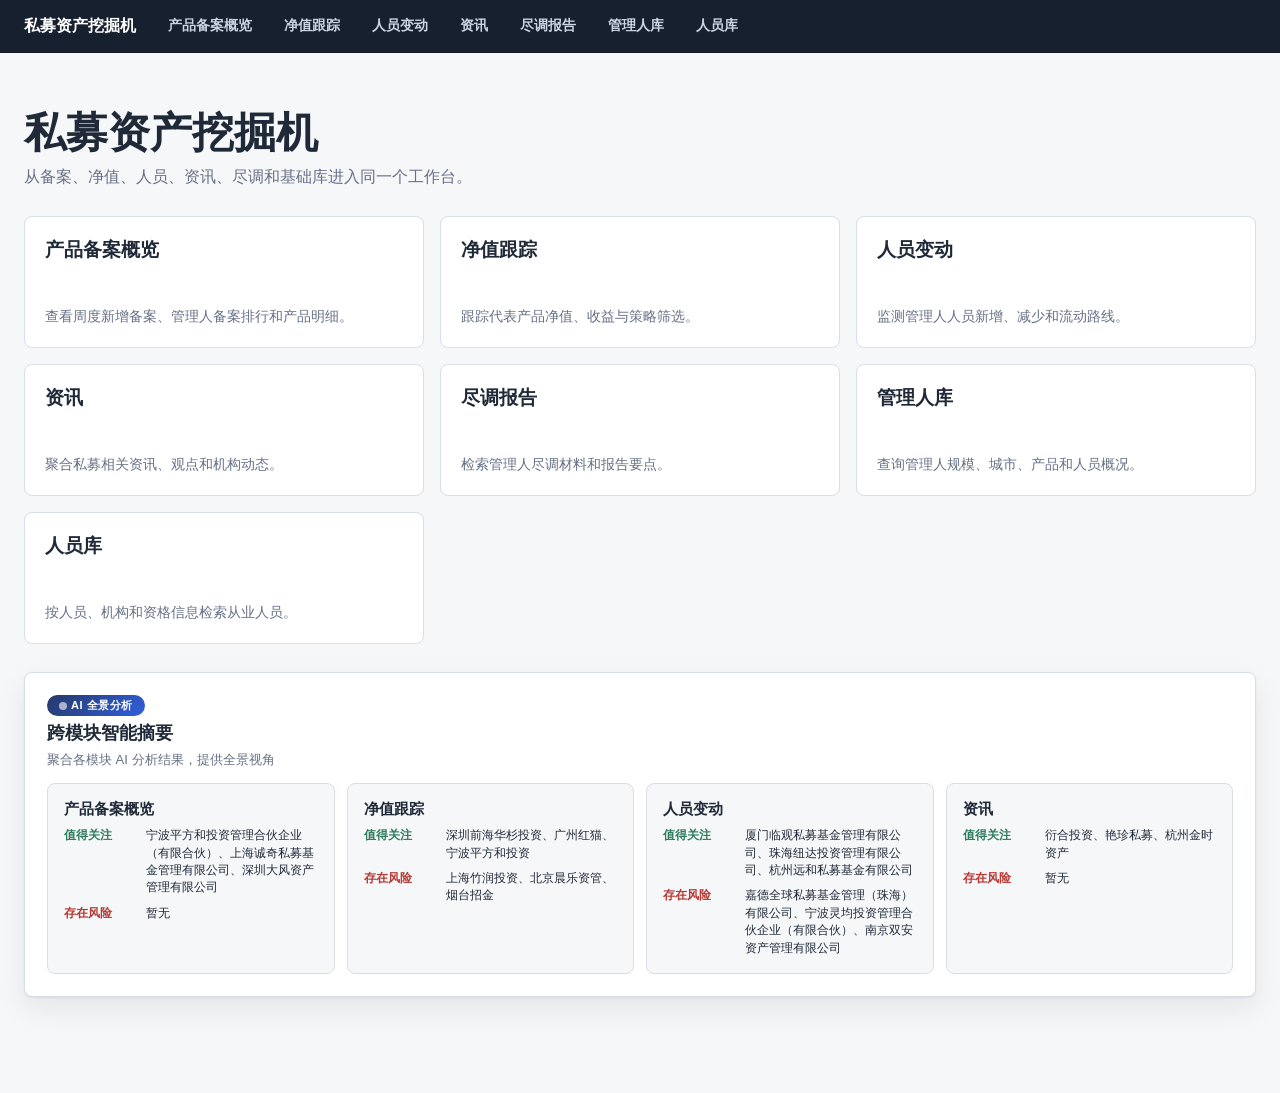
<file: index.html>
<!doctype html>
<html lang="zh-CN">
  <head>
    <meta charset="UTF-8" />
    <meta name="viewport" content="width=device-width, initial-scale=1.0" />
    <title>私募资产挖掘机</title>
    <style>
      :root {
        --bg: #f6f7fb;
        --panel: #ffffff;
        --text: #172033;
        --muted: #667085;
        --line: #d8deea;
        --primary: #284f9f;
        --primary-soft: #e7eefc;
      }

      * {
        box-sizing: border-box;
      }

      body {
        margin: 0;
        min-height: 100vh;
        color: var(--text);
        background: var(--bg);
        font-family:
          Inter, "PingFang SC", "Microsoft YaHei", "Helvetica Neue", Arial,
          sans-serif;
      }

      .topbar {
        position: sticky;
        top: 0;
        z-index: 20;
        background: rgba(255, 255, 255, 0.94);
        border-bottom: 1px solid var(--line);
      }

      .topbar-inner {
        max-width: 1180px;
        margin: 0 auto;
        padding: 14px 24px;
        display: flex;
        align-items: center;
        gap: 24px;
        overflow-x: auto;
      }

      .brand {
        flex: 0 0 auto;
        font-weight: 800;
        letter-spacing: 0;
      }

      .module-nav {
        display: flex;
        align-items: center;
        gap: 8px;
        white-space: nowrap;
      }

      .module-nav a {
        color: var(--muted);
        text-decoration: none;
        padding: 8px 12px;
        border-radius: 6px;
        font-size: 14px;
        font-weight: 700;
      }

      .module-nav a:hover,
      .module-nav a.active {
        color: var(--primary);
        background: var(--primary-soft);
      }

      .page {
        max-width: 1180px;
        margin: 0 auto;
        padding: 56px 24px 72px;
      }

      .hero {
        margin-bottom: 28px;
      }

      .hero h1 {
        margin: 0 0 10px;
        font-size: 42px;
        line-height: 1.15;
      }

      .hero p {
        margin: 0;
        color: var(--muted);
        font-size: 16px;
      }

      .module-grid {
        display: grid;
        grid-template-columns: repeat(3, minmax(0, 1fr));
        gap: 16px;
      }

      .module-card {
        min-height: 132px;
        display: flex;
        flex-direction: column;
        justify-content: space-between;
        padding: 20px;
        color: inherit;
        text-decoration: none;
        background: var(--panel);
        border: 1px solid var(--line);
        border-radius: 8px;
      }

      .module-card strong {
        font-size: 19px;
      }

      .module-card span {
        color: var(--muted);
        line-height: 1.6;
      }

      .module-card:hover {
        border-color: var(--primary);
        box-shadow: 0 12px 28px rgba(25, 46, 90, 0.1);
      }

      @media (max-width: 900px) {
        .module-grid {
          grid-template-columns: repeat(2, minmax(0, 1fr));
        }
      }

      @media (max-width: 640px) {
        .topbar-inner {
          padding: 12px 16px;
        }

        .page {
          padding: 36px 16px 48px;
        }

        .hero h1 {
          font-size: 32px;
        }

        .module-grid {
          grid-template-columns: 1fr;
        }
      }
    </style>
      <link rel="stylesheet" href="./assets/platform.css?v=20260628-unified" />
    <link rel="stylesheet" href="./assets/ai-analysis.css?v=20260628" />
  </head>
  <body>
    <header class="topbar">
      <div class="topbar-inner">
        <a class="platform-brand" href="./">私募资产挖掘机</a>
        <nav class="module-nav" aria-label="主模块">
          <a href="./filing-center/">产品备案概览</a>
          <a href="./fund-discovery/">净值跟踪</a>
          <a href="./change-center/">人员变动</a>
          <a href="./sentiment-center/">资讯</a>
          <a href="./due-diligence-center/">尽调报告</a>
          <a href="./manager-center/">管理人库</a>
          <a href="./personnel-center/">人员库</a>
        </nav>
      </div>
    </header>

    <main class="page">
      <section class="hero">
        <h1>私募资产挖掘机</h1>
        <p>从备案、净值、人员、资讯、尽调和基础库进入同一个工作台。</p>
      </section>

      <section class="module-grid" aria-label="模块入口">
        <a class="module-card" href="./filing-center/">
          <strong>产品备案概览</strong>
          <span>查看周度新增备案、管理人备案排行和产品明细。</span>
        </a>
        <a class="module-card" href="./fund-discovery/">
          <strong>净值跟踪</strong>
          <span>跟踪代表产品净值、收益与策略筛选。</span>
        </a>
        <a class="module-card" href="./change-center/">
          <strong>人员变动</strong>
          <span>监测管理人人员新增、减少和流动路线。</span>
        </a>
        <a class="module-card" href="./sentiment-center/">
          <strong>资讯</strong>
          <span>聚合私募相关资讯、观点和机构动态。</span>
        </a>
        <a class="module-card" href="./due-diligence-center/">
          <strong>尽调报告</strong>
          <span>检索管理人尽调材料和报告要点。</span>
        </a>
        <a class="module-card" href="./manager-center/">
          <strong>管理人库</strong>
          <span>查询管理人规模、城市、产品和人员概况。</span>
        </a>
        <a class="module-card" href="./personnel-center/">
          <strong>人员库</strong>
          <span>按人员、机构和资格信息检索从业人员。</span>
        </a>
      </section>
      <section class="ai-aggregation" id="aiAggregation">
        <div class="ai-agg-head"><span class="ai-badge">AI 全景分析</span><h2>跨模块智能摘要</h2><p>聚合各模块 AI 分析结果，提供全景视角</p></div>
        <div class="ai-agg-grid" id="aiAggGrid"><div class="ai-loading"><div class="ai-spinner"></div><span>正在加载分析结果...</span></div></div>
      </section>
    </main>
    <script src="./assets/ai-render.js?v=20260628"></script>
    <script>
(function(){var M=[{k:'filing',n:'产品备案概览',p:'./filing-center/data/filing-analysis.json',l:'./filing-center/'},{k:'fundDiscovery',n:'净值跟踪',p:'./fund-discovery/data/fund-discovery-analysis.json',l:'./fund-discovery/'},{k:'change',n:'人员变动',p:'./change-center/data/change-analysis.json',l:'./change-center/'},{k:'sentiment',n:'资讯',p:'./sentiment-center/data/sentiment-analysis.json',l:'./sentiment-center/'}];
function mn(items,mx){mx=mx||3;if(!items||!items.length)return'暂无';return items.slice(0,mx).map(function(i){return AiRender.escapeHtml(i.managerName||'未知')}).join('、')}
(async function(){var g=document.getElementById('aiAggGrid');if(!g)return;var rs={},any=false;for(var i=0;i<M.length;i++){var m=M[i];try{var r=await fetch(m.p,{cache:'no-store'});if(r.ok){rs[m.k]=await r.json();any=true}}catch(_){}}if(!any){g.innerHTML='<div class="ai-agg-empty"><p>尚未生成 AI 分析结果。</p><p style="font-size:12px;color:var(--ai-muted,#667085)">运行 <code>python scripts/ai_analysis.py</code> 生成各模块分析。</p></div>';return}var h='';M.forEach(function(m){var r=rs[m.k];if(!r)return;var w=r.worthWatching||[],rk=r.atRisk||[];if(r.overall){w=r.overall.worthWatching||[];rk=r.overall.atRisk||[]}h+='<a class="ai-agg-card" href="'+m.l+'"><h4>'+m.n+'</h4><div class="ai-agg-mini-row"><span class="ai-agg-mini-label worth">值得关注</span><span class="ai-agg-mini-value">'+mn(w)+'</span></div><div class="ai-agg-mini-row"><span class="ai-agg-mini-label risk">存在风险</span><span class="ai-agg-mini-value">'+mn(rk)+'</span></div></a>'});g.innerHTML=h})()})();
    </script>
  </body>
</html>
</file>
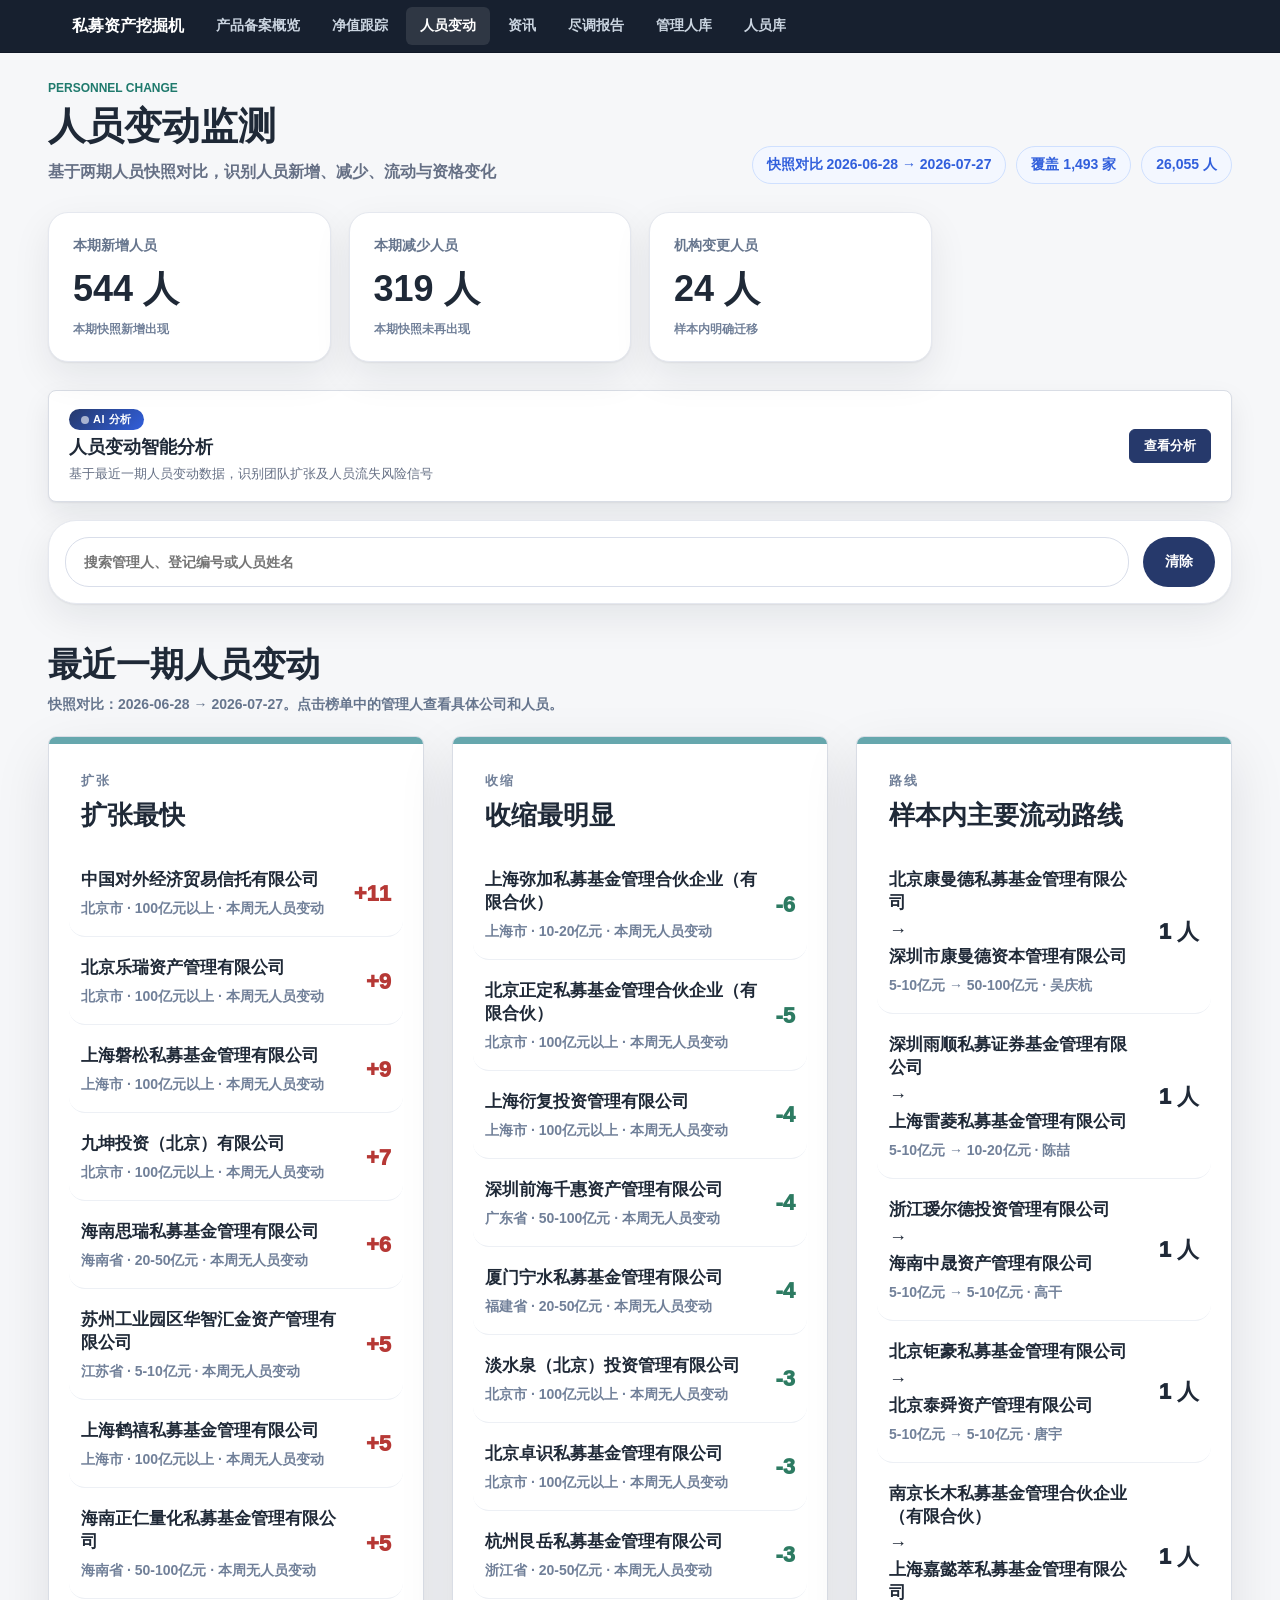
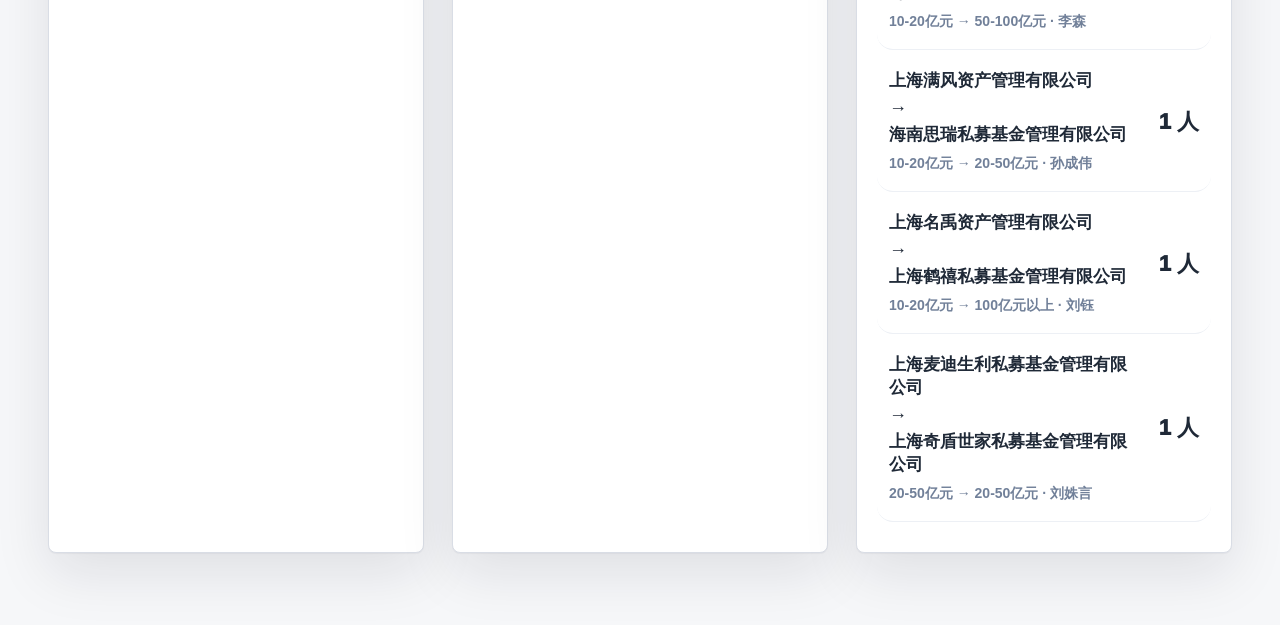
<file: change-center/index.html>
<!doctype html>
<html lang="zh-CN">
  <head>
    <meta charset="UTF-8" />
    <meta name="viewport" content="width=device-width, initial-scale=1.0" />
    <title>人员变动 | 私募资产挖掘机</title>
    <link rel="stylesheet" href="./styles.css?v=20260627-indigo" />
      <link rel="stylesheet" href="../assets/platform.css?v=20260628-unified" />
    <link rel="stylesheet" href="../assets/ai-analysis.css?v=20260628" />
</head>
  <body>
    <header class="topbar">
      <div class="topbar-inner">
        <a class="platform-brand" href="../">私募资产挖掘机</a>
        <nav class="module-nav" aria-label="主模块">
          <a href="../filing-center/">产品备案概览</a>
          <a href="../fund-discovery/">净值跟踪</a>
          <a class="active" href="./">人员变动</a>
          <a href="../sentiment-center/">资讯</a>
          <a href="../due-diligence-center/">尽调报告</a>
          <a href="../manager-center/">管理人库</a>
          <a href="../personnel-center/">人员库</a>
        </nav>
      </div>
    </header>

    <main class="page">
      <section class="module-header">
        <div>
          <div class="module-kicker">PERSONNEL CHANGE</div>
          <h1>人员变动监测</h1>
          <p>基于两期人员快照对比，识别人员新增、减少、流动与资格变化</p>
        </div>
        <div class="header-stats" id="summaryPills"></div>
      </section>

      <section class="change-metrics" id="changeMetrics"></section>
      <section class="ai-analysis-panel" id="aiAnalysisPanel">
        <div class="ai-panel-head"><div class="ai-panel-title"><span class="ai-badge">AI 分析</span><h2>人员变动智能分析</h2><p>基于最近一期人员变动数据，识别团队扩张及人员流失风险信号</p></div></div>
        <div class="ai-panel-body" id="aiResults"><div class="ai-loading"><div class="ai-spinner"></div><span>正在加载分析结果...</span></div></div>
      </section>
      <section class="search-panel" aria-label="搜索管理人或人员">
        <input id="changeSearch" type="search" placeholder="搜索管理人、登记编号或人员姓名" />
        <button id="clearSearch" type="button">清除</button>
      </section>

      <section class="section-title">
        <div>
          <h2>最近一期人员变动</h2>
          <p id="snapshotPeriod">正在加载两期快照日期</p>
        </div>
      </section>

      <section class="rank-grid">
        <article class="rank-card">
          <div class="card-accent"></div>
          <header>
            <span>扩张</span>
            <h3>扩张最快</h3>
          </header>
          <div class="rank-list" id="expansionList"></div>
        </article>

        <article class="rank-card">
          <div class="card-accent"></div>
          <header>
            <span>收缩</span>
            <h3>收缩最明显</h3>
          </header>
          <div class="rank-list" id="shrinkList"></div>
        </article>

        <article class="rank-card">
          <div class="card-accent"></div>
          <header>
            <span>路线</span>
            <h3>样本内主要流动路线</h3>
          </header>
          <div class="rank-list" id="routeList"></div>
        </article>
      </section>
    </main>

    <script src="../assets/site-context.js?v=20260712"></script>
    <script src="../assets/ai-render.js?v=20260712-asof"></script>
    <script src="./app.js?v=20260727-snapshot-period"></script>
  </body>
</html>
</file>
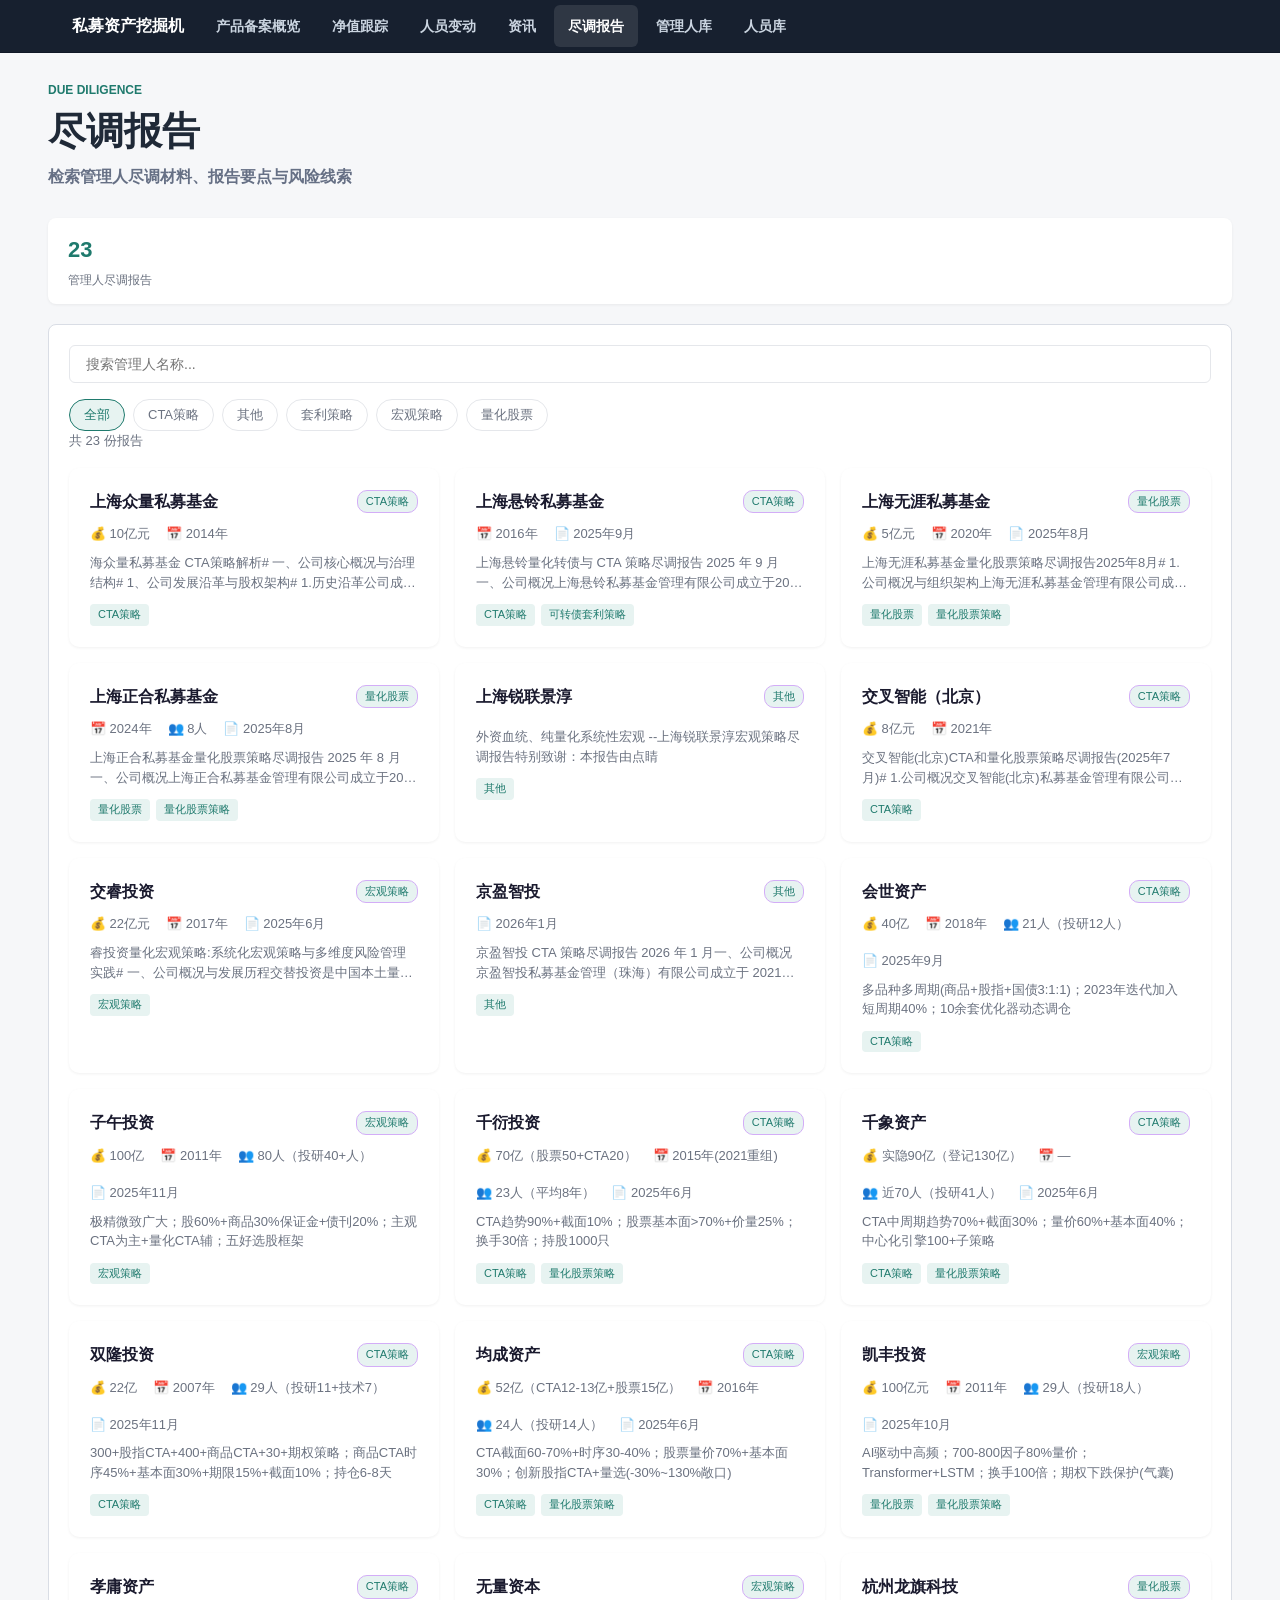
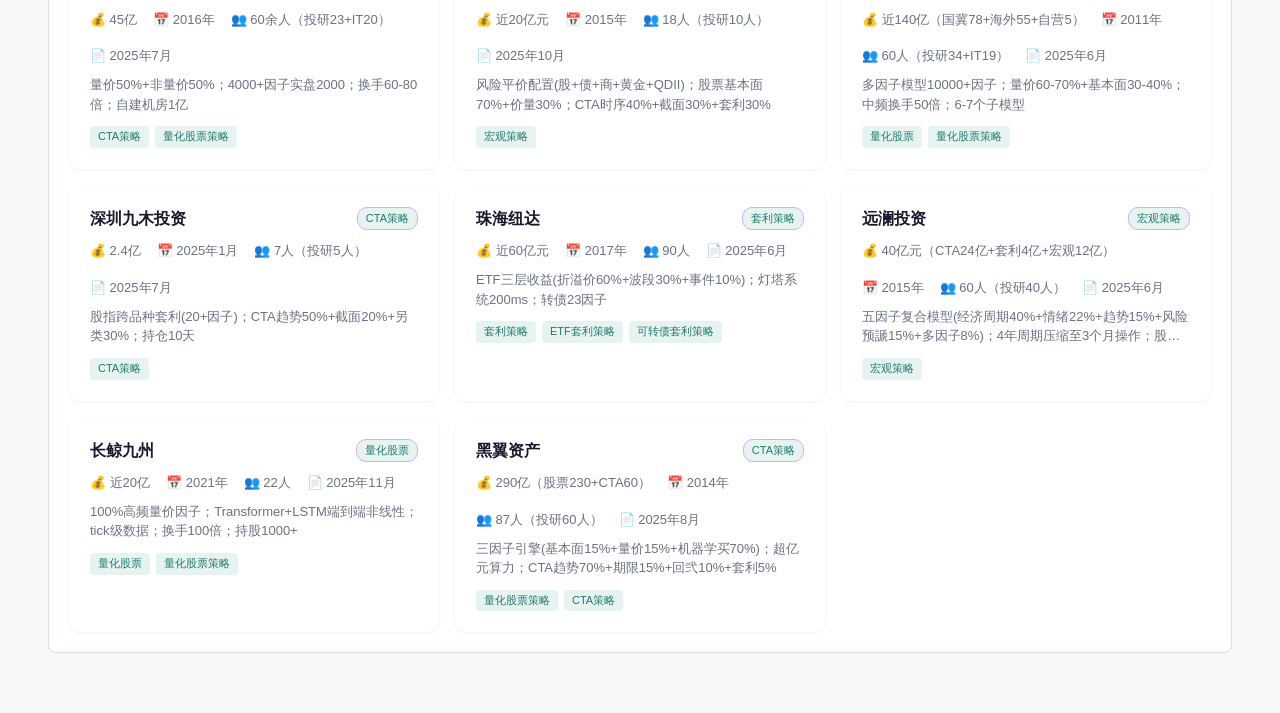
<file: due-diligence-center/index.html>
<!DOCTYPE html>
<html lang="zh-CN">
<head>
    <meta charset="UTF-8">
    <meta name="viewport" content="width=device-width, initial-scale=1.0">
    <title>尽调报告 | 私募资产挖掘机</title>
    <link rel="stylesheet" href="./styles.css?v=20260628-std-nav">
    <link rel="stylesheet" href="../assets/platform.css?v=20260628-unified" />
</head>
<body>
    <!-- Top Navigation -->
    <header class="topbar">
      <div class="topbar-inner">
        <a class="platform-brand" href="../">私募资产挖掘机</a>
        <nav class="module-nav" aria-label="主模块">
          <a href="../filing-center/">产品备案概览</a>
          <a href="../fund-discovery/">净值跟踪</a>
          <a href="../change-center/">人员变动</a>
          <a href="../sentiment-center/">资讯</a>
          <a class="active" href="./">尽调报告</a>
          <a href="../manager-center/">管理人库</a>
          <a href="../personnel-center/">人员库</a>
        </nav>
      </div>
    </header>

    <main class="page">
    <!-- Module Header -->
    <section class="module-header">
        <div>
            <div class="module-kicker">DUE DILIGENCE</div>
            <h1>尽调报告</h1>
            <p>检索管理人尽调材料、报告要点与风险线索</p>
        </div>
    </section>

    <!-- Stats Bar -->
    <section class="stats-bar" id="statsBar"></section>

    <!-- Workbench -->
    <section class="workbench">
        <div class="controls">
            <input type="text" id="queryInput" placeholder="搜索管理人名称..." autocomplete="off">
        </div>
        <div class="filter-pills" id="filterPills">
            <button class="filter-pill active" data-category="all">全部</button>
        </div>
        <div class="result-info" id="resultInfo"></div>
        <div class="card-grid" id="cardGrid"></div>
    </section>
    </main>

    <script src="./app.js?v=20260628-due"></script>
</body>
</html>
</file>
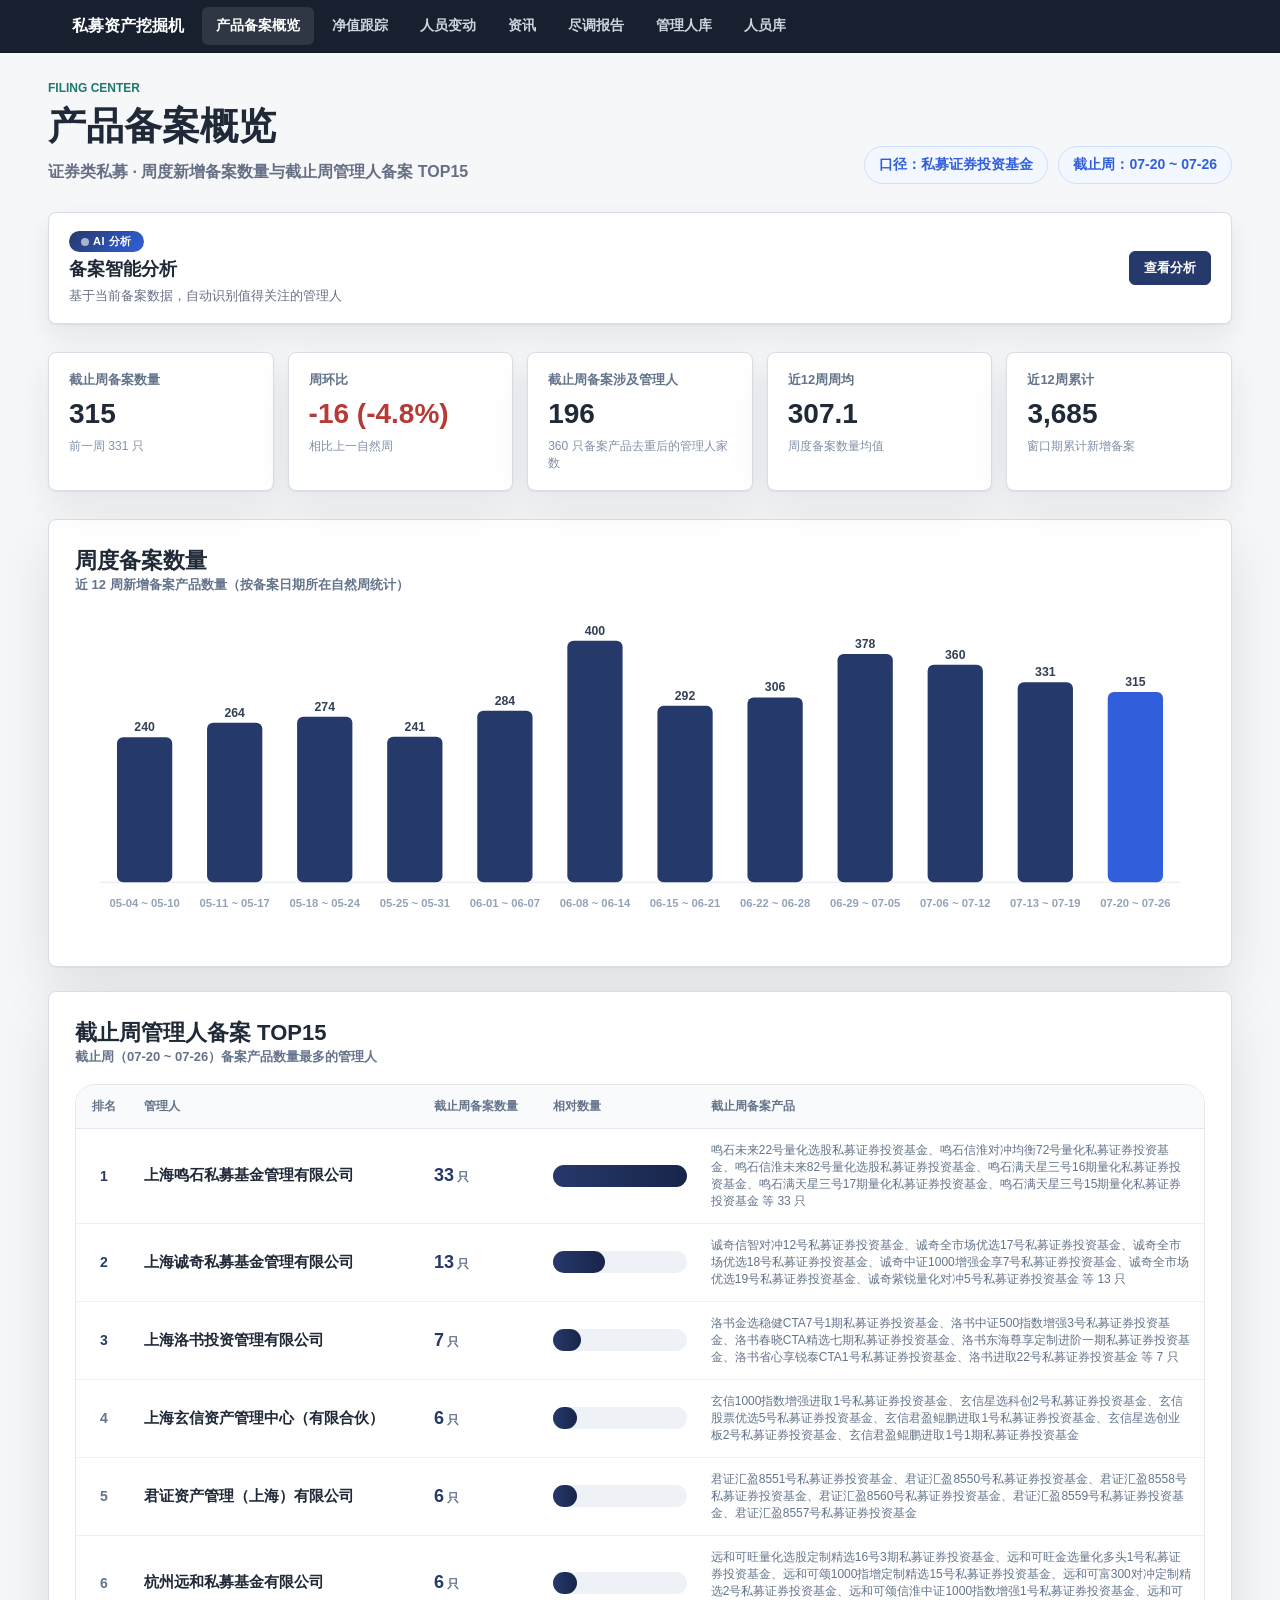
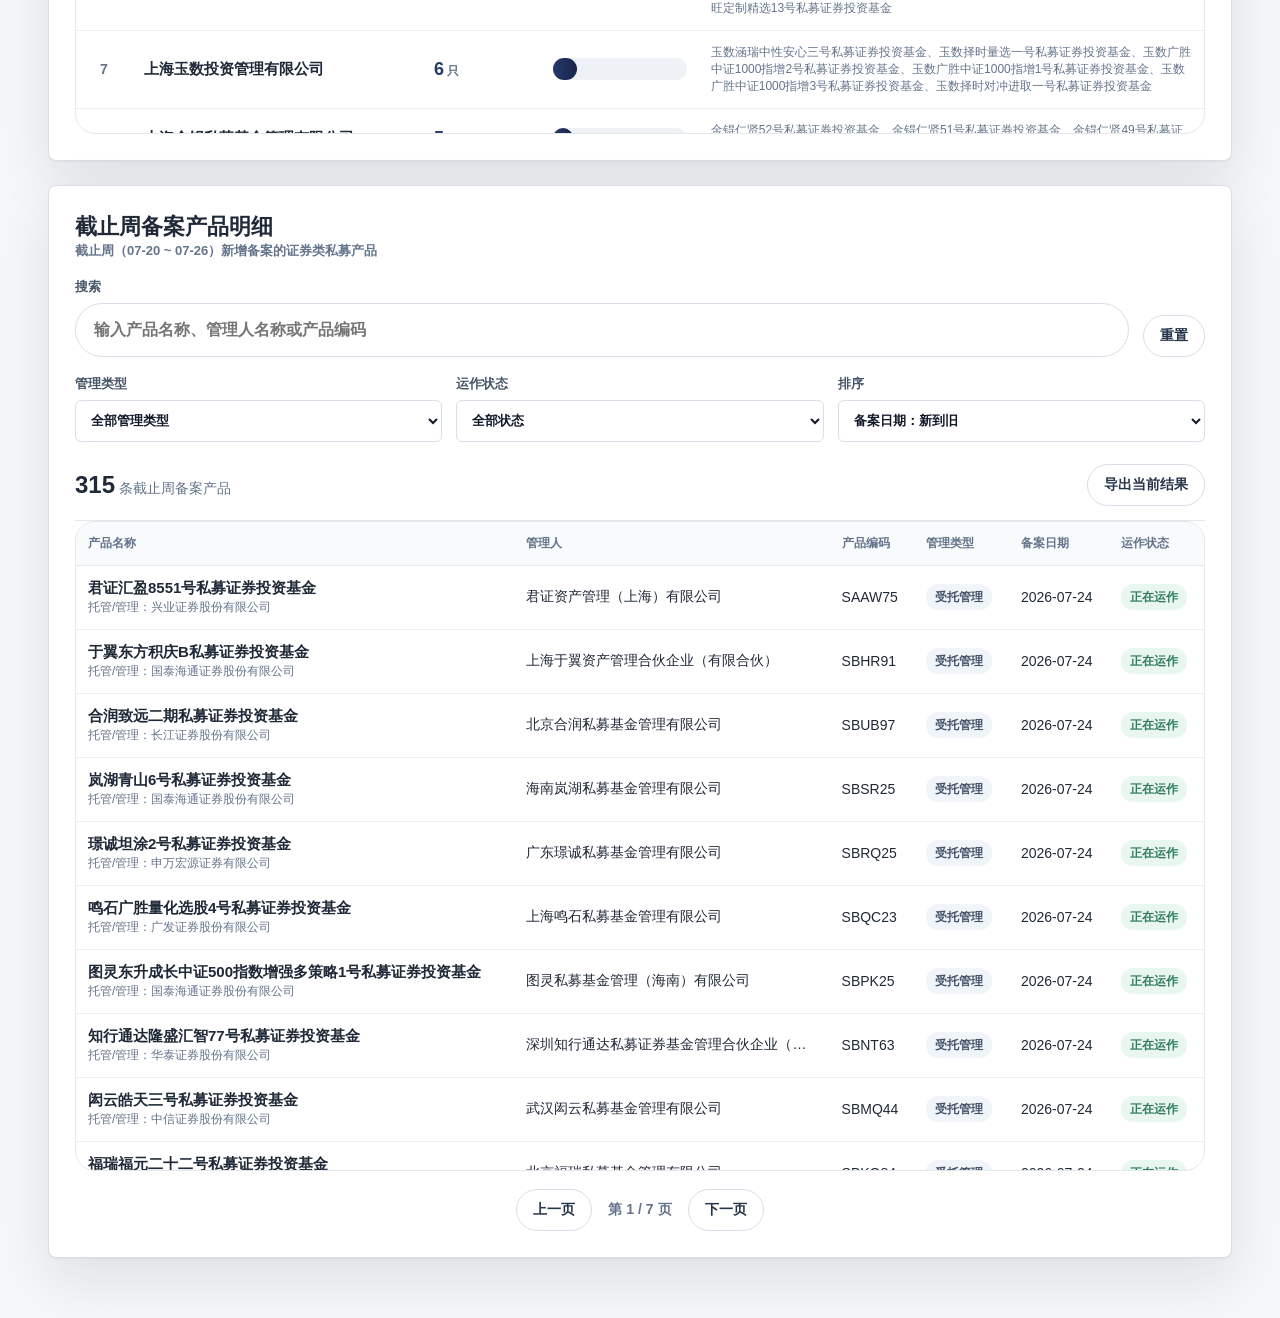
<file: filing-center/index.html>
<!doctype html>
<html lang="zh-CN">
  <head>
    <meta charset="UTF-8" />
    <meta name="viewport" content="width=device-width, initial-scale=1.0" />
    <title>产品备案概览 | 私募资产挖掘机</title>
    <link rel="stylesheet" href="./styles.css?v=20260714-top15-count" />
      <link rel="stylesheet" href="../assets/platform.css?v=20260628-unified" />
    <link rel="stylesheet" href="../assets/ai-analysis.css?v=20260628" />
</head>
  <body>
    <header class="topbar">
      <div class="topbar-inner">
        <a class="platform-brand" href="../">私募资产挖掘机</a>
        <nav class="module-nav" aria-label="主模块">
          <a class="active" href="./">产品备案概览</a>
          <a href="../fund-discovery/">净值跟踪</a>
          <a href="../change-center/">人员变动</a>
          <a href="../sentiment-center/">资讯</a>
          <a href="../due-diligence-center/">尽调报告</a>
          <a href="../manager-center/">管理人库</a>
          <a href="../personnel-center/">人员库</a>
        </nav>
      </div>
    </header>

    <main class="page">
      <section class="module-header">
        <div>
          <div class="module-kicker">FILING CENTER</div>
          <h1>产品备案概览</h1>
          <p>证券类私募 · 周度新增备案数量与本周管理人备案 TOP15</p>
        </div>
        <div class="header-stats" id="dataStatus">加载数据中</div>
      </section>

      <section class="ai-analysis-panel" id="aiAnalysisPanel">
        <div class="ai-panel-head"><div class="ai-panel-title"><span class="ai-badge">AI 分析</span><h2>备案智能分析</h2><p>基于当前备案数据，自动识别值得关注的管理人</p></div></div>
        <div class="ai-panel-body" id="aiResults"><div class="ai-loading"><div class="ai-spinner"></div><span>正在加载分析结果...</span></div></div>
      </section>
      <section class="metrics" id="metrics"></section>

      <section class="panel-section">
        <div class="section-head">
          <div>
            <h2>周度备案数量</h2>
            <p id="trendSubtitle">近 12 周新增备案产品数量（按备案日期所在自然周统计）</p>
          </div>
        </div>
        <div class="chart-wrap" id="weeklyChart"></div>
      </section>

      <section class="panel-section">
        <div class="section-head">
          <div>
            <h2>本周管理人备案 TOP15</h2>
            <p id="topSubtitle">本周备案产品数量最多的管理人</p>
          </div>
        </div>
        <div class="table-wrap">
          <table>
            <thead>
              <tr>
                <th class="rank-cell">排名</th>
                <th>管理人</th>
                <th>本周备案数量</th>
                <th>相对数量</th>
                <th>本周备案产品</th>
              </tr>
            </thead>
            <tbody id="topTable"></tbody>
          </table>
        </div>
      </section>

      <section class="panel-section">
        <div class="section-head">
          <div>
            <h2>本周备案产品明细</h2>
            <p id="detailSubtitle">本周新增备案的证券类私募产品</p>
          </div>
        </div>

        <div class="search-row">
          <label class="search-box">
            <span>搜索</span>
            <input id="queryInput" type="search" placeholder="输入产品名称、管理人名称或产品编码" />
          </label>
          <button id="resetBtn" class="ghost-btn">重置</button>
        </div>

        <div class="filter-grid" style="grid-template-columns: repeat(3, minmax(0, 1fr));">
          <label>
            管理类型
            <select id="managerTypeFilter"><option value="">全部管理类型</option></select>
          </label>
          <label>
            运作状态
            <select id="stateFilter"><option value="">全部状态</option></select>
          </label>
          <label>
            排序
            <select id="sortSelect">
              <option value="dateDesc">备案日期：新到旧</option>
              <option value="dateAsc">备案日期：旧到新</option>
              <option value="nameAsc">产品名称：A-Z</option>
              <option value="managerAsc">管理人：A-Z</option>
            </select>
          </label>
        </div>

        <div class="table-toolbar">
          <div>
            <strong id="resultCount">0</strong>
            <span>条本周备案产品</span>
          </div>
          <div class="toolbar-actions">
            <button id="exportBtn" class="ghost-btn">导出当前结果</button>
          </div>
        </div>

        <div class="table-wrap">
          <table>
            <thead>
              <tr>
                <th>产品名称</th>
                <th>管理人</th>
                <th>产品编码</th>
                <th>管理类型</th>
                <th>备案日期</th>
                <th>运作状态</th>
              </tr>
            </thead>
            <tbody id="filingTable"></tbody>
          </table>
        </div>

        <div class="pagination">
          <button id="prevPage" class="ghost-btn">上一页</button>
          <span id="pageInfo">第 1 页</span>
          <button id="nextPage" class="ghost-btn">下一页</button>
        </div>
      </section>
    </main>

    <script src="../assets/site-context.js?v=20260712"></script>
    <script src="../assets/ai-render.js?v=20260712-asof"></script>
    <script src="./app.js?v=20260727-cutoff-week"></script>
  </body>
</html>
</file>
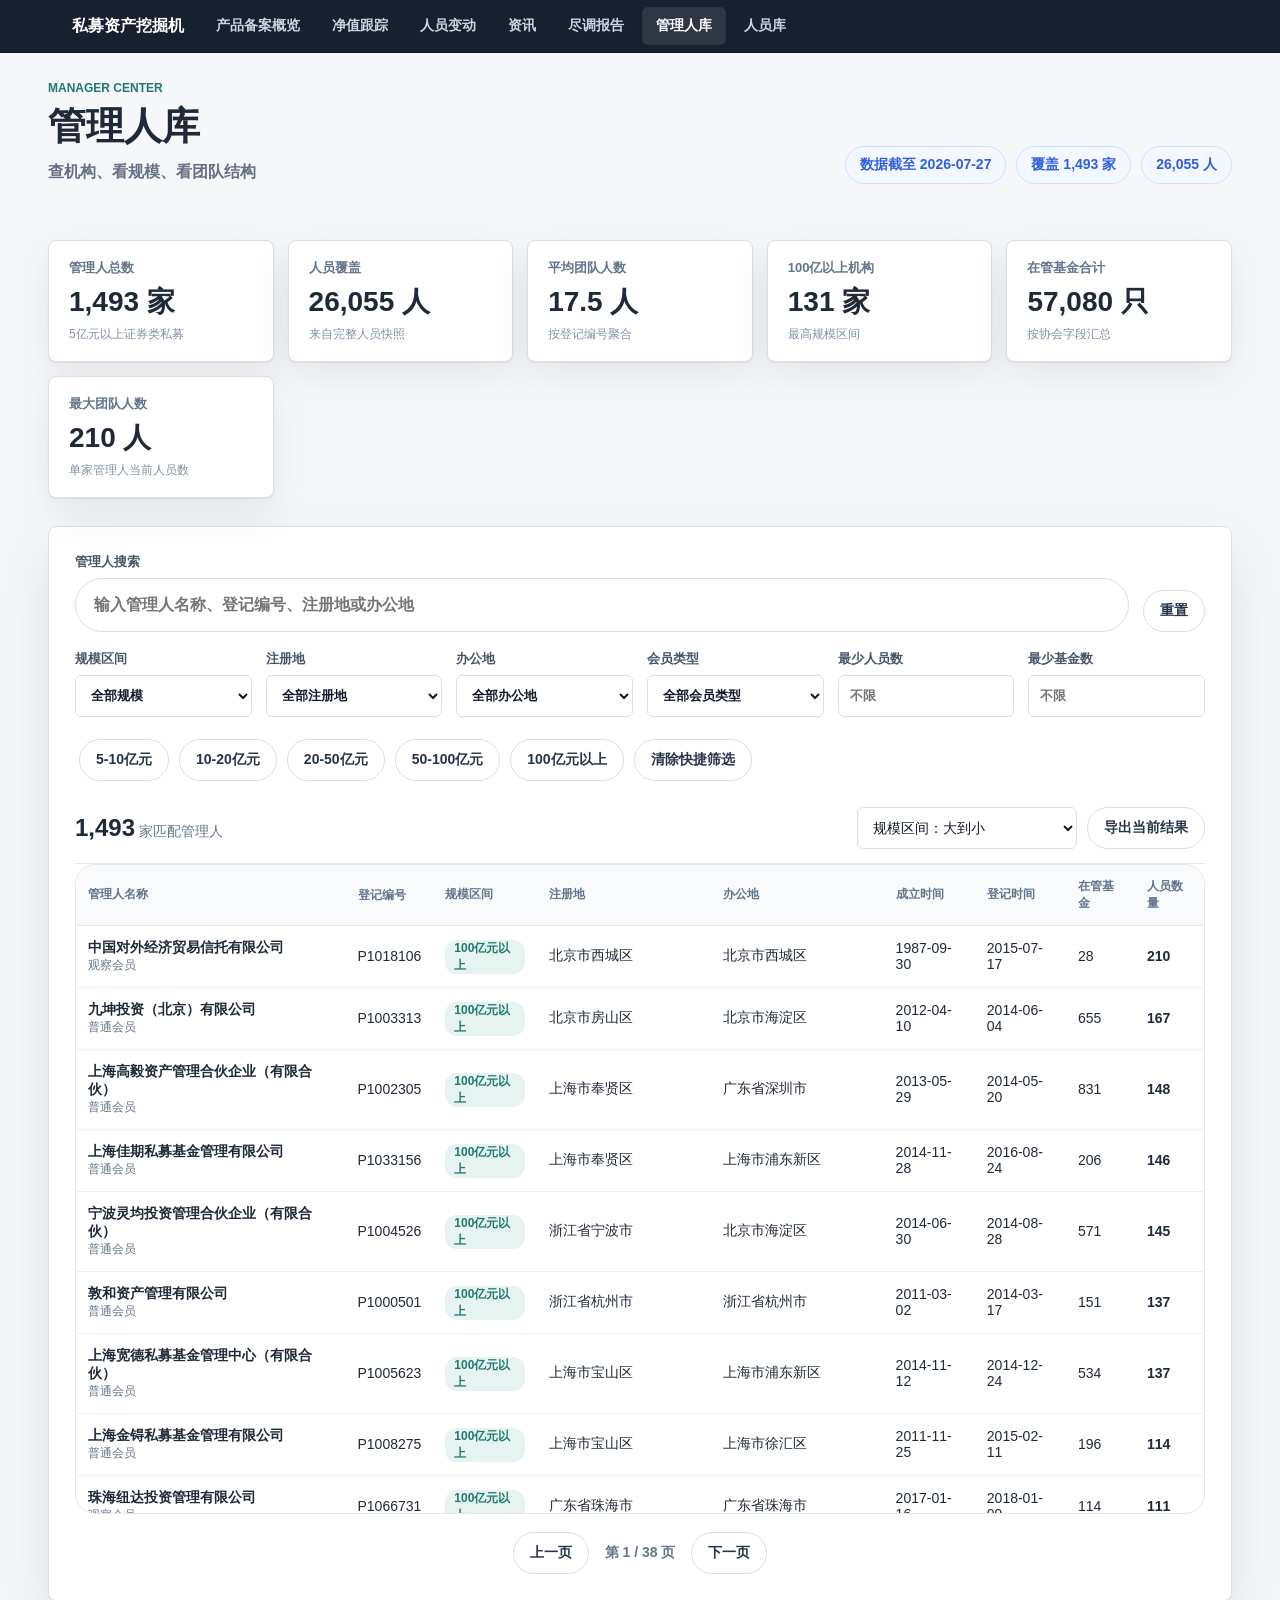
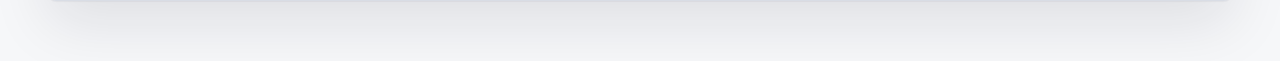
<file: manager-center/index.html>
<!doctype html>
<html lang="zh-CN">
  <head>
    <meta charset="UTF-8" />
    <meta name="viewport" content="width=device-width, initial-scale=1.0" />
    <title>管理人库 | 私募资产挖掘机</title>
    <link rel="stylesheet" href="../personnel-center/styles.css?v=20260627-indigo" />
      <link rel="stylesheet" href="../assets/platform.css?v=20260628-unified" />
    <style>
      .ai-mgr-section { border: 1px solid #dfe3ee; border-radius: 10px; background: #fafbff; }
      .ai-mgr-head { display: flex; align-items: center; justify-content: space-between; gap: 12px; }
      .ai-mgr-head h4 { margin: 0; }
      .ai-mgr-btn { border: 0; border-radius: 8px; padding: 7px 16px; cursor: pointer;
        background: linear-gradient(135deg, #3d5afe, #536dfe); color: #fff; font-size: 13px; font-weight: 600; }
      .ai-mgr-btn:hover { filter: brightness(1.05); }
      .ai-mgr-btn:disabled { opacity: .6; cursor: default; }
      .ai-mgr-body { margin-top: 14px; }
      .ai-mgr-verdict { display: flex; align-items: center; gap: 10px; flex-wrap: wrap;
        padding: 12px 14px; border-radius: 8px; background: #eef1fb; margin-bottom: 12px; }
      .ai-mgr-verdict strong { font-size: 14px; color: #1a2340; }
      .ai-mgr-risk-badge { font-size: 12px; font-weight: 700; padding: 3px 10px; border-radius: 999px; color: #fff; white-space: nowrap; }
      .ai-mgr-risk-low  .ai-mgr-risk-badge { background: #2e7d32; }
      .ai-mgr-risk-medium .ai-mgr-risk-badge { background: #ef6c00; }
      .ai-mgr-risk-high .ai-mgr-risk-badge { background: #c62828; }
      .ai-mgr-risk-high  { background: #fdecec; }
      .ai-mgr-risk-medium { background: #fff4e6; }
      .ai-mgr-sections { display: grid; gap: 10px; }
      .ai-mgr-sec { padding: 10px 12px; border-radius: 8px; border-left: 3px solid #b7c0e0; background: #fff; }
      .ai-mgr-sec p { margin: 6px 0 0; font-size: 13px; line-height: 1.65; color: #333; }
      .ai-mgr-sec-head { display: flex; align-items: center; gap: 8px; }
      .ai-mgr-flag-tag { font-size: 11px; padding: 1px 8px; border-radius: 999px; color: #fff; background: #8894b8; }
      .ai-mgr-flag-warn { border-left-color: #ef6c00; }
      .ai-mgr-flag-warn .ai-mgr-flag-tag { background: #ef6c00; }
      .ai-mgr-flag-risk { border-left-color: #c62828; }
      .ai-mgr-flag-risk .ai-mgr-flag-tag { background: #c62828; }
      .ai-mgr-keypoints { margin-top: 12px; padding: 10px 14px; border-radius: 8px; background: #f4f6fd; }
      .ai-mgr-keypoints h5 { margin: 0 0 6px; font-size: 13px; color: #1a2340; }
      .ai-mgr-keypoints ul { margin: 0; padding-left: 18px; }
      .ai-mgr-keypoints li { font-size: 13px; line-height: 1.6; color: #333; }
      .ai-mgr-note { margin-top: 10px; font-size: 11px; }
    </style>
</head>
  <body>
    <header class="topbar">
      <div class="topbar-inner">
        <a class="platform-brand" href="../">私募资产挖掘机</a>
        <nav class="module-nav" aria-label="主模块">
          <a href="../filing-center/">产品备案概览</a>
          <a href="../fund-discovery/">净值跟踪</a>
          <a href="../change-center/">人员变动</a>
          <a href="../sentiment-center/">资讯</a>
          <a href="../due-diligence-center/">尽调报告</a>
          <a class="active" href="./">管理人库</a>
          <a href="../personnel-center/">人员库</a>
        </nav>
      </div>
    </header>

    <main class="page">
      <section class="module-header">
        <div>
          <div class="module-kicker">MANAGER CENTER</div>
          <h1>管理人库</h1>
          <p>查机构、看规模、看团队结构</p>
        </div>
        <div class="header-stats" id="dataStatus">加载数据中</div>
      </section>

      <section class="metrics" id="metrics"></section>

      <section class="workbench">
        <div class="search-row">
          <label class="search-box">
            <span>管理人搜索</span>
            <input id="queryInput" type="search" placeholder="输入管理人名称、登记编号、注册地或办公地" />
          </label>
          <button id="resetBtn" class="ghost-btn">重置</button>
        </div>

        <div class="filter-grid">
          <label>
            规模区间
            <select id="scaleFilter"><option value="">全部规模</option></select>
          </label>
          <label>
            注册地
            <select id="registerProvinceFilter"><option value="">全部注册地</option></select>
          </label>
          <label>
            办公地
            <select id="officeProvinceFilter"><option value="">全部办公地</option></select>
          </label>
          <label>
            会员类型
            <select id="memberTypeFilter"><option value="">全部会员类型</option></select>
          </label>
          <label>
            最少人员数
            <input id="minPeopleFilter" type="number" min="0" placeholder="不限" />
          </label>
          <label>
            最少基金数
            <input id="minFundFilter" type="number" min="0" placeholder="不限" />
          </label>
        </div>

        <div class="quick-filters" id="quickFilters">
          <button data-scale="5-10亿元">5-10亿元</button>
          <button data-scale="10-20亿元">10-20亿元</button>
          <button data-scale="20-50亿元">20-50亿元</button>
          <button data-scale="50-100亿元">50-100亿元</button>
          <button data-scale="100亿元以上">100亿元以上</button>
          <button data-filter="reset">清除快捷筛选</button>
        </div>

        <div class="table-toolbar">
          <div>
            <strong id="resultCount">0</strong>
            <span>家匹配管理人</span>
          </div>
          <div class="toolbar-actions">
            <select id="sortSelect">
              <option value="scaleDesc">规模区间：大到小</option>
              <option value="peopleDesc">人员数量：多到少</option>
              <option value="fundDesc">在管基金：多到少</option>
              <option value="registerDateDesc">登记时间：新到旧</option>
              <option value="nameAsc">管理人名称：A-Z</option>
            </select>
            <button id="exportBtn" class="ghost-btn">导出当前结果</button>
          </div>
        </div>

        <div class="table-wrap">
          <table>
            <thead>
              <tr>
                <th>管理人名称</th>
                <th>登记编号</th>
                <th>规模区间</th>
                <th>注册地</th>
                <th>办公地</th>
                <th>成立时间</th>
                <th>登记时间</th>
                <th>在管基金</th>
                <th>人员数量</th>
              </tr>
            </thead>
            <tbody id="managerTable"></tbody>
          </table>
        </div>

        <div class="pagination">
          <button id="prevPage" class="ghost-btn">上一页</button>
          <span id="pageInfo">第 1 页</span>
          <button id="nextPage" class="ghost-btn">下一页</button>
        </div>
      </section>
    </main>

    <aside class="drawer" id="drawer" aria-hidden="true">
      <div class="drawer-panel">
        <button class="close-btn" id="closeDrawer">×</button>
        <div id="drawerContent"></div>
      </div>
    </aside>

    <script src="../assets/site-context.js?v=20260712"></script>
    <script src="./app.js?v=20260712-asof"></script>
  </body>
</html>
</file>
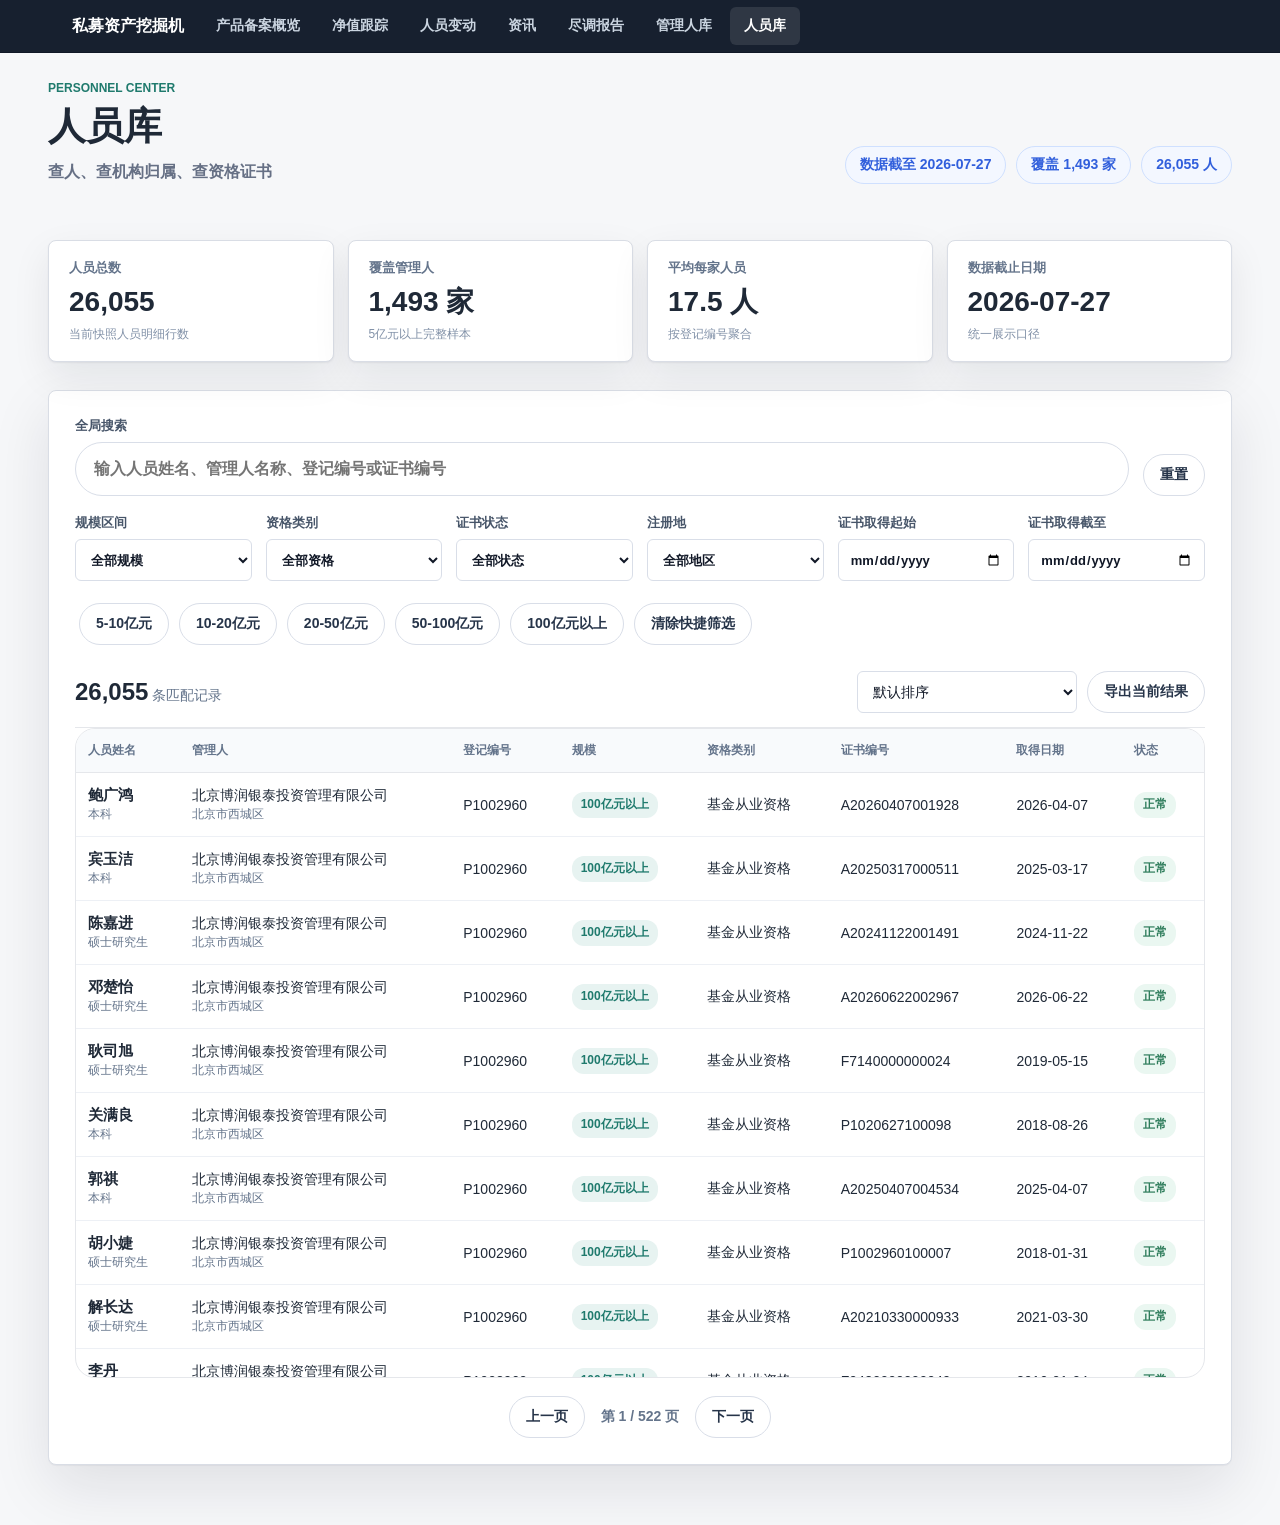
<file: personnel-center/index.html>
<!doctype html>
<html lang="zh-CN">
  <head>
    <meta charset="UTF-8" />
    <meta name="viewport" content="width=device-width, initial-scale=1.0" />
    <title>人员库 | 私募资产挖掘机</title>
    <link rel="stylesheet" href="./styles.css?v=20260627-indigo" />
      <link rel="stylesheet" href="../assets/platform.css?v=20260628-unified" />
</head>
  <body>
    <header class="topbar">
      <div class="topbar-inner">
        <a class="platform-brand" href="../">私募资产挖掘机</a>
        <nav class="module-nav" aria-label="主模块">
          <a href="../filing-center/">产品备案概览</a>
          <a href="../fund-discovery/">净值跟踪</a>
          <a href="../change-center/">人员变动</a>
          <a href="../sentiment-center/">资讯</a>
          <a href="../due-diligence-center/">尽调报告</a>
          <a href="../manager-center/">管理人库</a>
          <a class="active" href="./">人员库</a>
        </nav>
      </div>
    </header>

    <main class="page">
      <section class="module-header">
        <div>
          <div class="module-kicker">PERSONNEL CENTER</div>
          <h1>人员库</h1>
          <p>查人、查机构归属、查资格证书</p>
        </div>
        <div class="header-stats" id="dataStatus">加载数据中</div>
      </section>

      <section class="metrics" id="metrics"></section>

      <section class="workbench">
        <div class="search-row">
          <label class="search-box">
            <span>全局搜索</span>
            <input id="queryInput" type="search" placeholder="输入人员姓名、管理人名称、登记编号或证书编号" />
          </label>
          <button id="resetBtn" class="ghost-btn">重置</button>
        </div>

        <div class="filter-grid">
          <label>
            规模区间
            <select id="scaleFilter"><option value="">全部规模</option></select>
          </label>
          <label>
            资格类别
            <select id="certFilter"><option value="">全部资格</option></select>
          </label>
          <label>
            证书状态
            <select id="statusFilter"><option value="">全部状态</option></select>
          </label>
          <label>
            注册地
            <select id="provinceFilter"><option value="">全部地区</option></select>
          </label>
          <label>
            证书取得起始
            <input id="dateFromFilter" type="date" />
          </label>
          <label>
            证书取得截至
            <input id="dateToFilter" type="date" />
          </label>
        </div>

        <div class="quick-filters" id="quickFilters">
          <button data-scale="5-10亿元">5-10亿元</button>
          <button data-scale="10-20亿元">10-20亿元</button>
          <button data-scale="20-50亿元">20-50亿元</button>
          <button data-scale="50-100亿元">50-100亿元</button>
          <button data-scale="100亿元以上">100亿元以上</button>
          <button data-filter="reset">清除快捷筛选</button>
        </div>

        <div class="table-toolbar">
          <div>
            <strong id="resultCount">0</strong>
            <span>条匹配记录</span>
          </div>
          <div class="toolbar-actions">
            <select id="sortSelect">
              <option value="default">默认排序</option>
              <option value="dateDesc">证书取得日期：新到旧</option>
              <option value="dateAsc">证书取得日期：旧到新</option>
              <option value="scaleDesc">规模区间：大到小</option>
              <option value="nameAsc">人员姓名：A-Z</option>
            </select>
            <button id="exportBtn" class="ghost-btn">导出当前结果</button>
          </div>
        </div>

        <div class="table-wrap">
          <table>
            <thead>
              <tr>
                <th>人员姓名</th>
                <th>管理人</th>
                <th>登记编号</th>
                <th>规模</th>
                <th>资格类别</th>
                <th>证书编号</th>
                <th>取得日期</th>
                <th>状态</th>
              </tr>
            </thead>
            <tbody id="personTable"></tbody>
          </table>
        </div>

        <div class="pagination">
          <button id="prevPage" class="ghost-btn">上一页</button>
          <span id="pageInfo">第 1 页</span>
          <button id="nextPage" class="ghost-btn">下一页</button>
        </div>
      </section>
    </main>

    <aside class="drawer" id="drawer" aria-hidden="true">
      <div class="drawer-panel">
        <button class="close-btn" id="closeDrawer">×</button>
        <div id="drawerContent"></div>
      </div>
    </aside>

    <script src="../assets/site-context.js?v=20260712"></script>
    <script src="./app.js?v=20260712-asof"></script>
  </body>
</html>
</file>
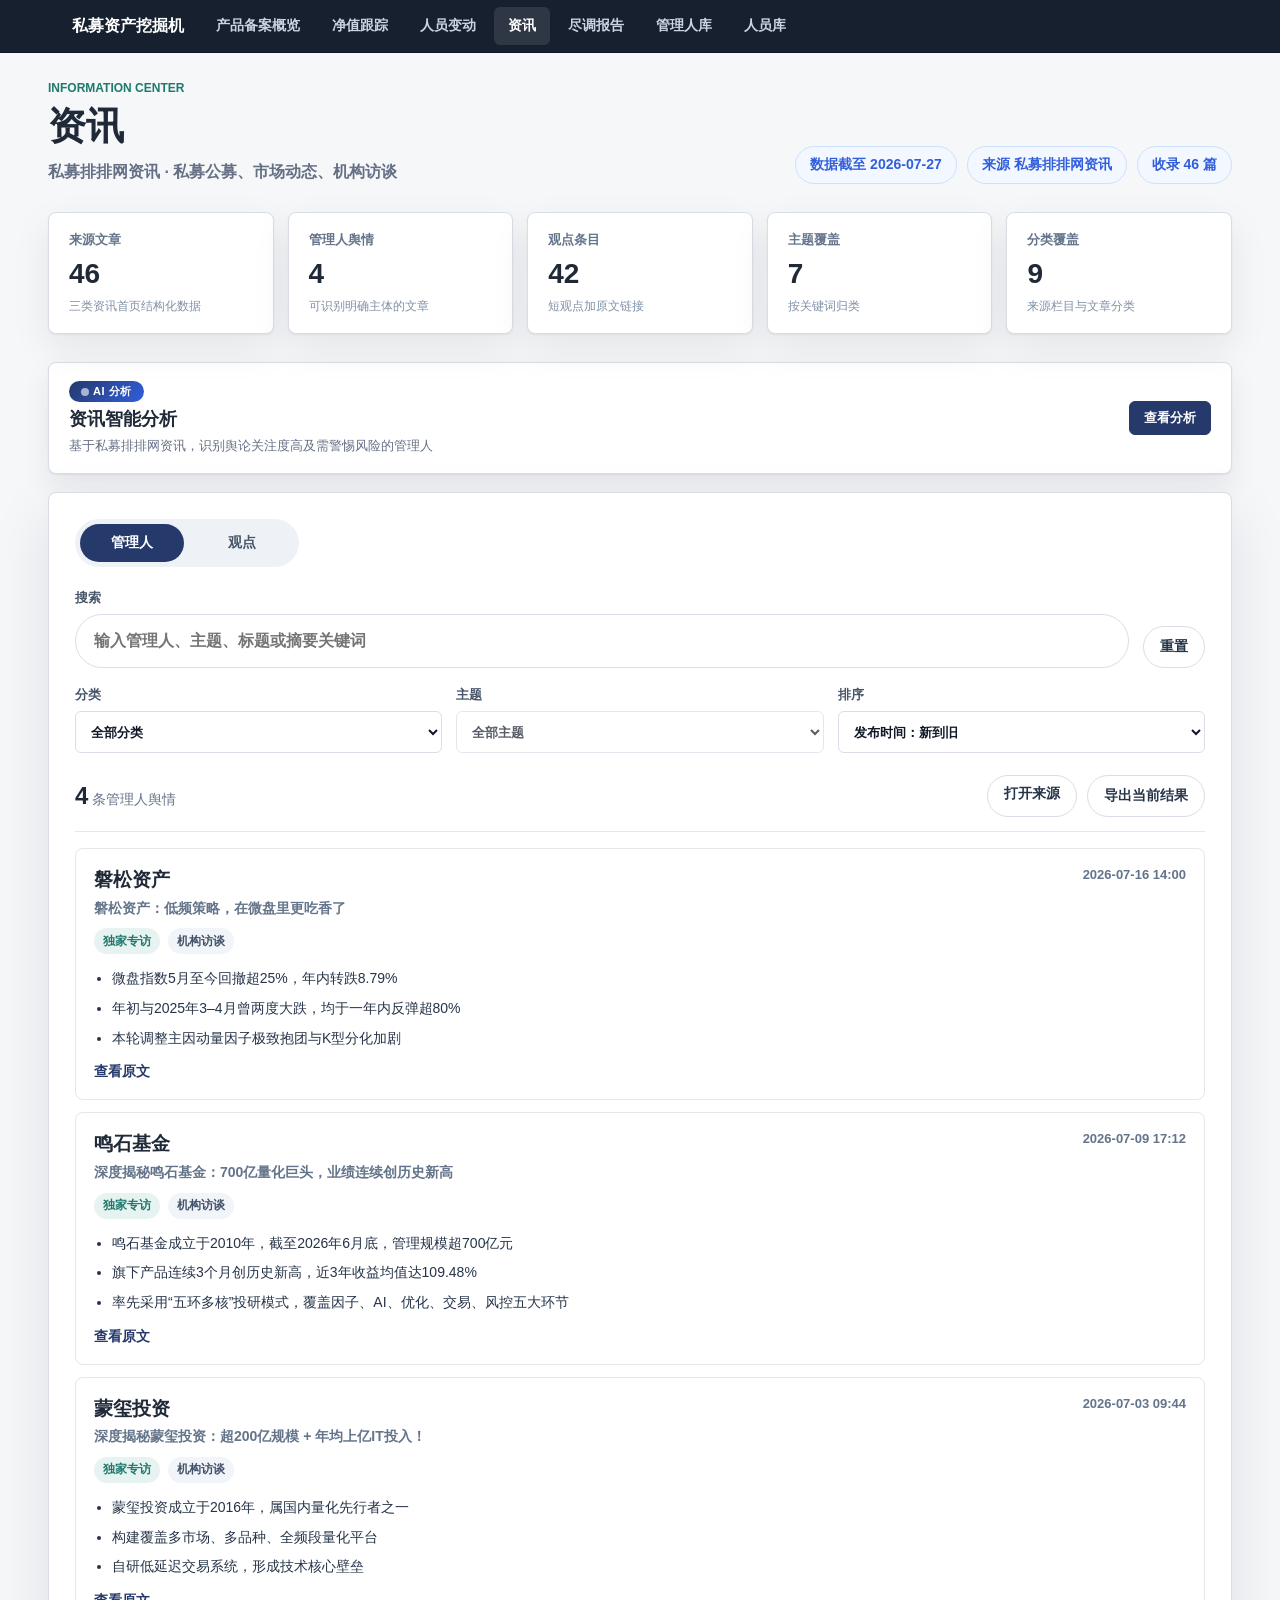
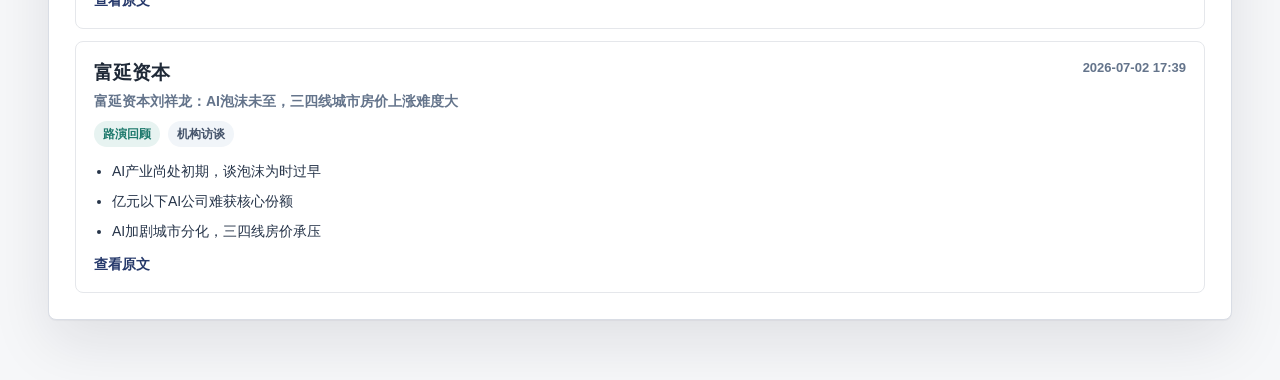
<file: sentiment-center/index.html>
<!doctype html>
<html lang="zh-CN">
  <head>
    <meta charset="UTF-8" />
    <meta name="viewport" content="width=device-width, initial-scale=1.0" />
    <title>资讯 | 私募资产挖掘机</title>
    <link rel="stylesheet" href="./styles.css?v=20260628-sentiment" />
      <link rel="stylesheet" href="../assets/platform.css?v=20260628-unified" />
    <link rel="stylesheet" href="../assets/ai-analysis.css?v=20260628" />
</head>
  <body>
    <header class="topbar">
      <div class="topbar-inner">
        <a class="platform-brand" href="../">私募资产挖掘机</a>
        <nav class="module-nav" aria-label="主模块">
          <a href="../filing-center/">产品备案概览</a>
          <a href="../fund-discovery/">净值跟踪</a>
          <a href="../change-center/">人员变动</a>
          <a class="active" href="./">资讯</a>
          <a href="../due-diligence-center/">尽调报告</a>
          <a href="../manager-center/">管理人库</a>
          <a href="../personnel-center/">人员库</a>
        </nav>
      </div>
    </header>

    <main class="page">
      <section class="module-header">
        <div>
          <div class="module-kicker">INFORMATION CENTER</div>
          <h1>资讯</h1>
          <p>私募排排网资讯 · 私募公募、市场动态、机构访谈</p>
        </div>
        <div class="header-stats" id="dataStatus">加载数据中</div>
      </section>

      <section class="metrics" id="metrics"></section>
      <section class="ai-analysis-panel" id="aiAnalysisPanel">
        <div class="ai-panel-head"><div class="ai-panel-title"><span class="ai-badge">AI 分析</span><h2>资讯智能分析</h2><p>基于私募排排网资讯，识别舆论关注度高及需警惕风险的管理人</p></div></div>
        <div class="ai-panel-body" id="aiResults"><div class="ai-loading"><div class="ai-spinner"></div><span>正在加载分析结果...</span></div></div>
      </section>
      <section class="workbench">
        <div class="tab-row" role="tablist" aria-label="资讯视图">
          <button class="active" id="managerTab" type="button" role="tab" aria-selected="true" data-tab="manager">管理人</button>
          <button id="viewpointTab" type="button" role="tab" aria-selected="false" data-tab="viewpoint">观点</button>
        </div>

        <div class="search-row">
          <label class="search-box">
            <span>搜索</span>
            <input id="queryInput" type="search" placeholder="输入管理人、主题、标题或摘要关键词" />
          </label>
          <button id="resetBtn" class="ghost-btn" type="button">重置</button>
        </div>

        <div class="filter-grid">
          <label>
            分类
            <select id="categoryFilter"><option value="">全部分类</option></select>
          </label>
          <label>
            主题
            <select id="topicFilter"><option value="">全部主题</option></select>
          </label>
          <label>
            排序
            <select id="sortSelect">
              <option value="dateDesc">发布时间：新到旧</option>
              <option value="dateAsc">发布时间：旧到新</option>
              <option value="titleAsc">标题：A-Z</option>
            </select>
          </label>
        </div>

        <div class="table-toolbar">
          <div>
            <strong id="resultCount">0</strong>
            <span id="resultLabel">条管理人舆情</span>
          </div>
          <div class="toolbar-actions">
            <a class="source-link" href="https://www.simuwang.com/news" target="_blank" rel="noopener noreferrer">打开来源</a>
            <button id="exportBtn" class="ghost-btn" type="button">导出当前结果</button>
          </div>
        </div>

        <section class="list-panel" id="resultList" aria-live="polite"></section>
      </section>
    </main>

    <script src="../assets/site-context.js?v=20260712"></script>
    <script src="../assets/ai-render.js?v=20260712-asof"></script>
    <script src="./app.js?v=20260712-asof"></script>
  </body>
</html>
</file>
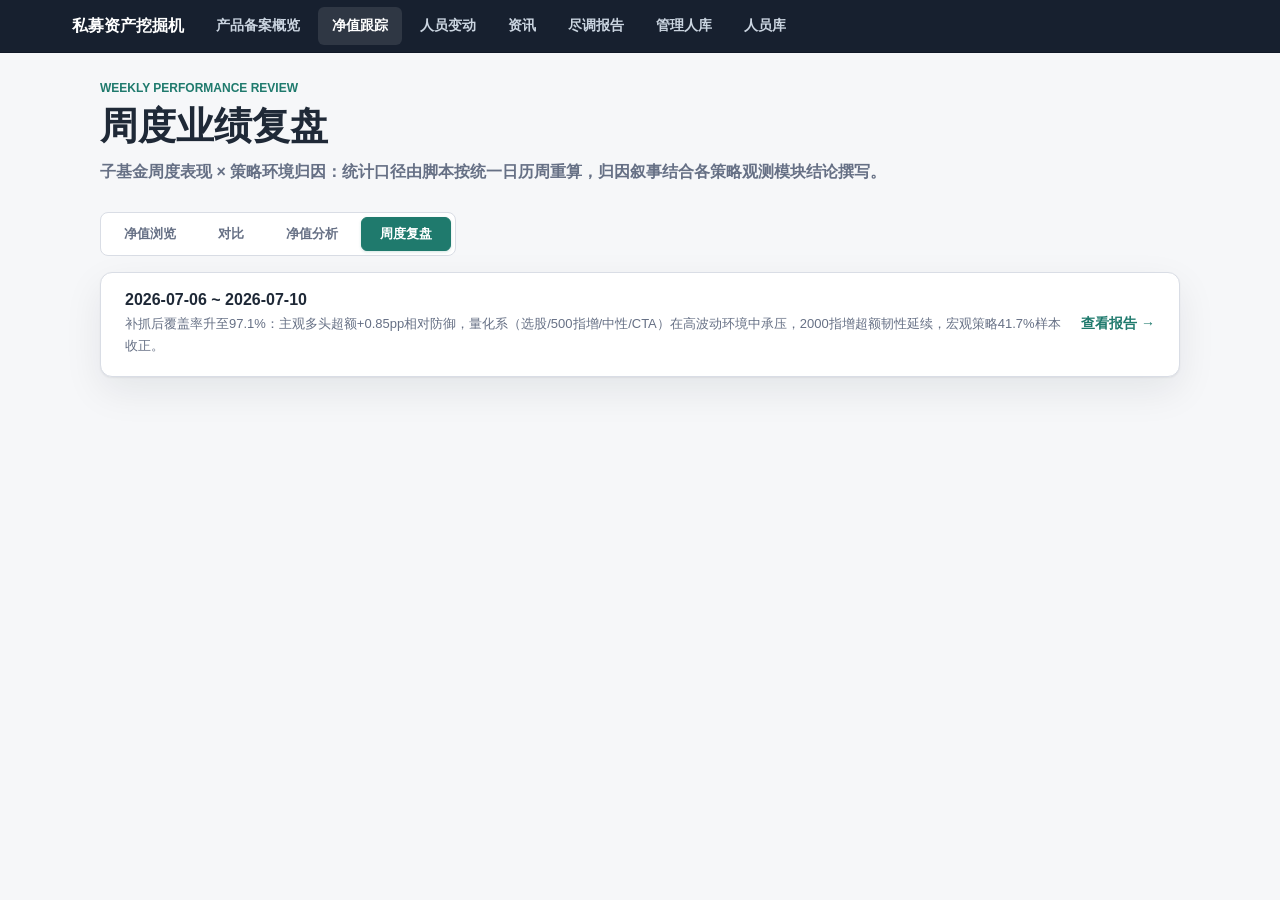
<file: fund-discovery/weekly-review/index.html>
<!doctype html>
<html lang="zh-CN">
  <head>
    <meta charset="UTF-8" />
    <meta name="viewport" content="width=device-width, initial-scale=1.0" />
    <title>周度业绩复盘 | 私募资产挖掘机</title>
    <link rel="stylesheet" href="../styles.css?v=20260716" />
    <link rel="stylesheet" href="../../assets/platform.css?v=20260628-unified" />
    <link rel="stylesheet" href="./weekly-review.css?v=20260716" />
  </head>
  <body>
    <header class="topbar">
      <div class="topbar-inner">
        <a class="platform-brand" href="../../">私募资产挖掘机</a>
        <nav class="module-nav" aria-label="主模块">
          <a href="../../filing-center/">产品备案概览</a>
          <a class="active" href="../">净值跟踪</a>
          <a href="../../change-center/">人员变动</a>
          <a href="../../sentiment-center/">资讯</a>
          <a href="../../due-diligence-center/">尽调报告</a>
          <a href="../../manager-center/">管理人库</a>
          <a href="../../personnel-center/">人员库</a>
        </nav>
      </div>
    </header>

    <main class="page review-page">
      <section class="module-header">
        <div>
          <div class="module-kicker">WEEKLY PERFORMANCE REVIEW</div>
          <h1>周度业绩复盘</h1>
          <p>子基金周度表现 × 策略环境归因：统计口径由脚本按统一日历周重算，归因叙事结合各策略观测模块结论撰写。</p>
        </div>
      </section>

      <nav class="sub-tabs">
        <a class="sub-tab sub-tab-link" href="../">净值浏览</a>
        <a class="sub-tab sub-tab-link" href="../">对比</a>
        <a class="sub-tab sub-tab-link" href="../">净值分析</a>
        <a class="sub-tab sub-tab-link active" href="./">周度复盘</a>
      </nav>

      <div class="report-list" id="reportList">
        <div class="callout-info">加载报告列表中…</div>
      </div>
    </main>

    <script>
      fetch("./reports.json?ts=" + Date.now())
        .then((r) => r.json())
        .then(({ reports }) => {
          const list = document.querySelector("#reportList");
          if (!reports || !reports.length) {
            list.innerHTML = '<div class="callout-info">暂无复盘报告。生成方法见《资产挖掘/周记/生成业绩复盘.md》。</div>';
            return;
          }
          reports.sort((a, b) => b.date.localeCompare(a.date));
          list.innerHTML = reports
            .map(
              (r) => `
            <a class="report-card" href="./${r.file}">
              <div>
                <div class="report-week">${r.week}</div>
                <div class="report-summary">${r.summary || ""}</div>
              </div>
              <span class="report-open">查看报告 →</span>
            </a>`
            )
            .join("");
        })
        .catch(() => {
          document.querySelector("#reportList").innerHTML =
            '<div class="callout-info">报告列表加载失败（本地文件模式请通过 启动平台.bat 以 http 方式访问）。</div>';
        });
    </script>
  </body>
</html>
</file>
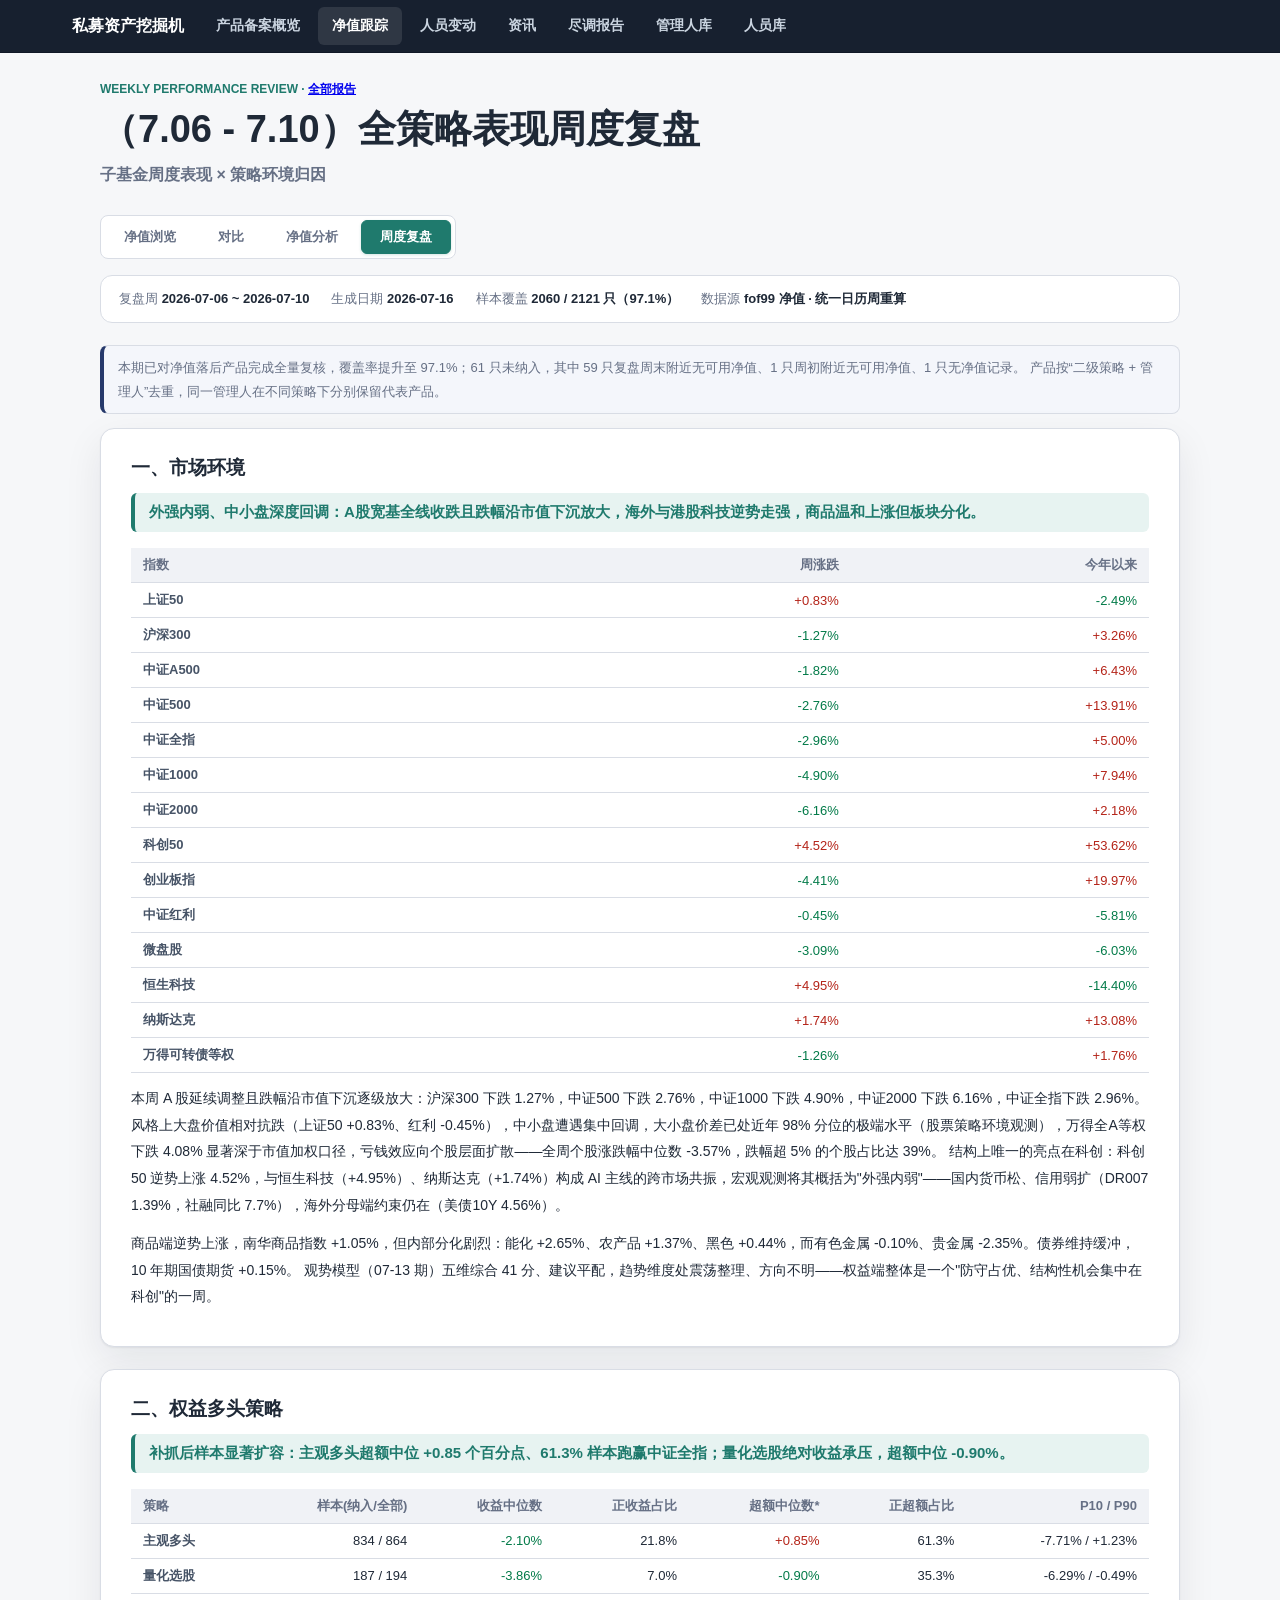
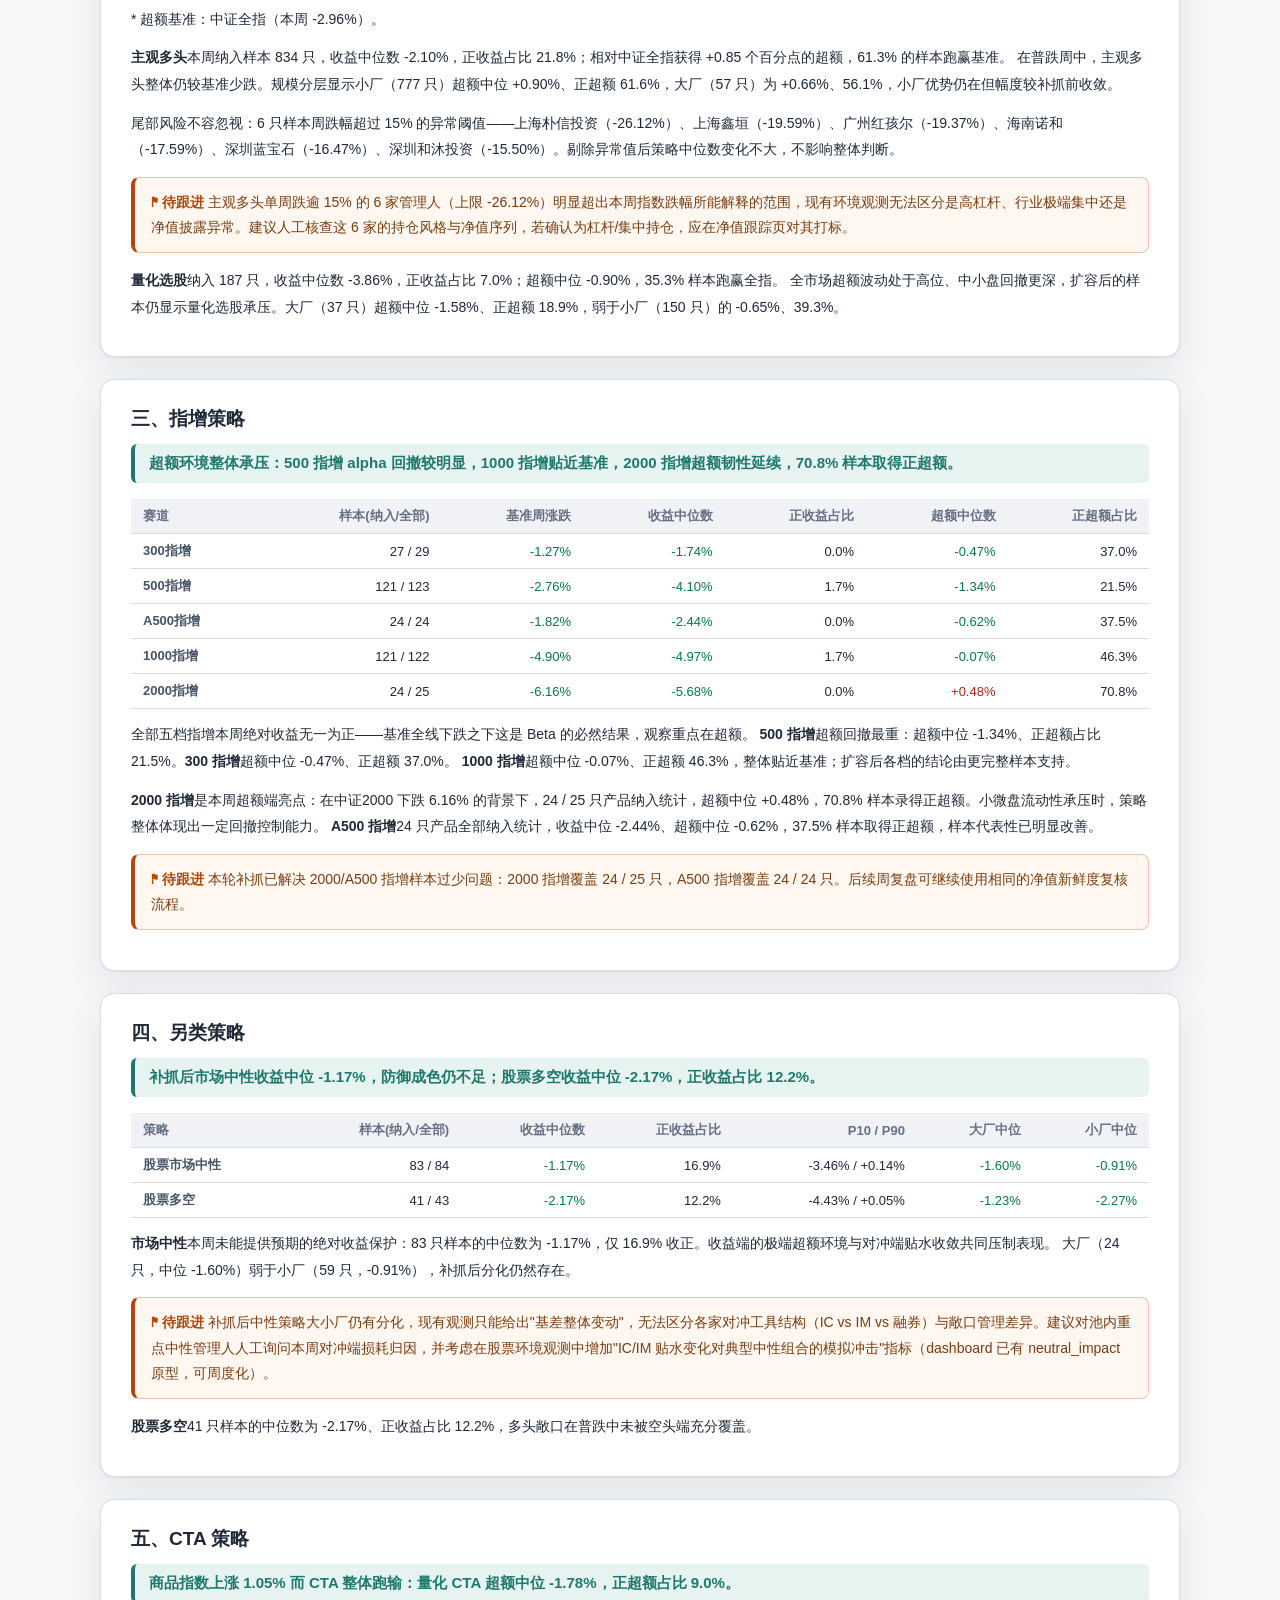
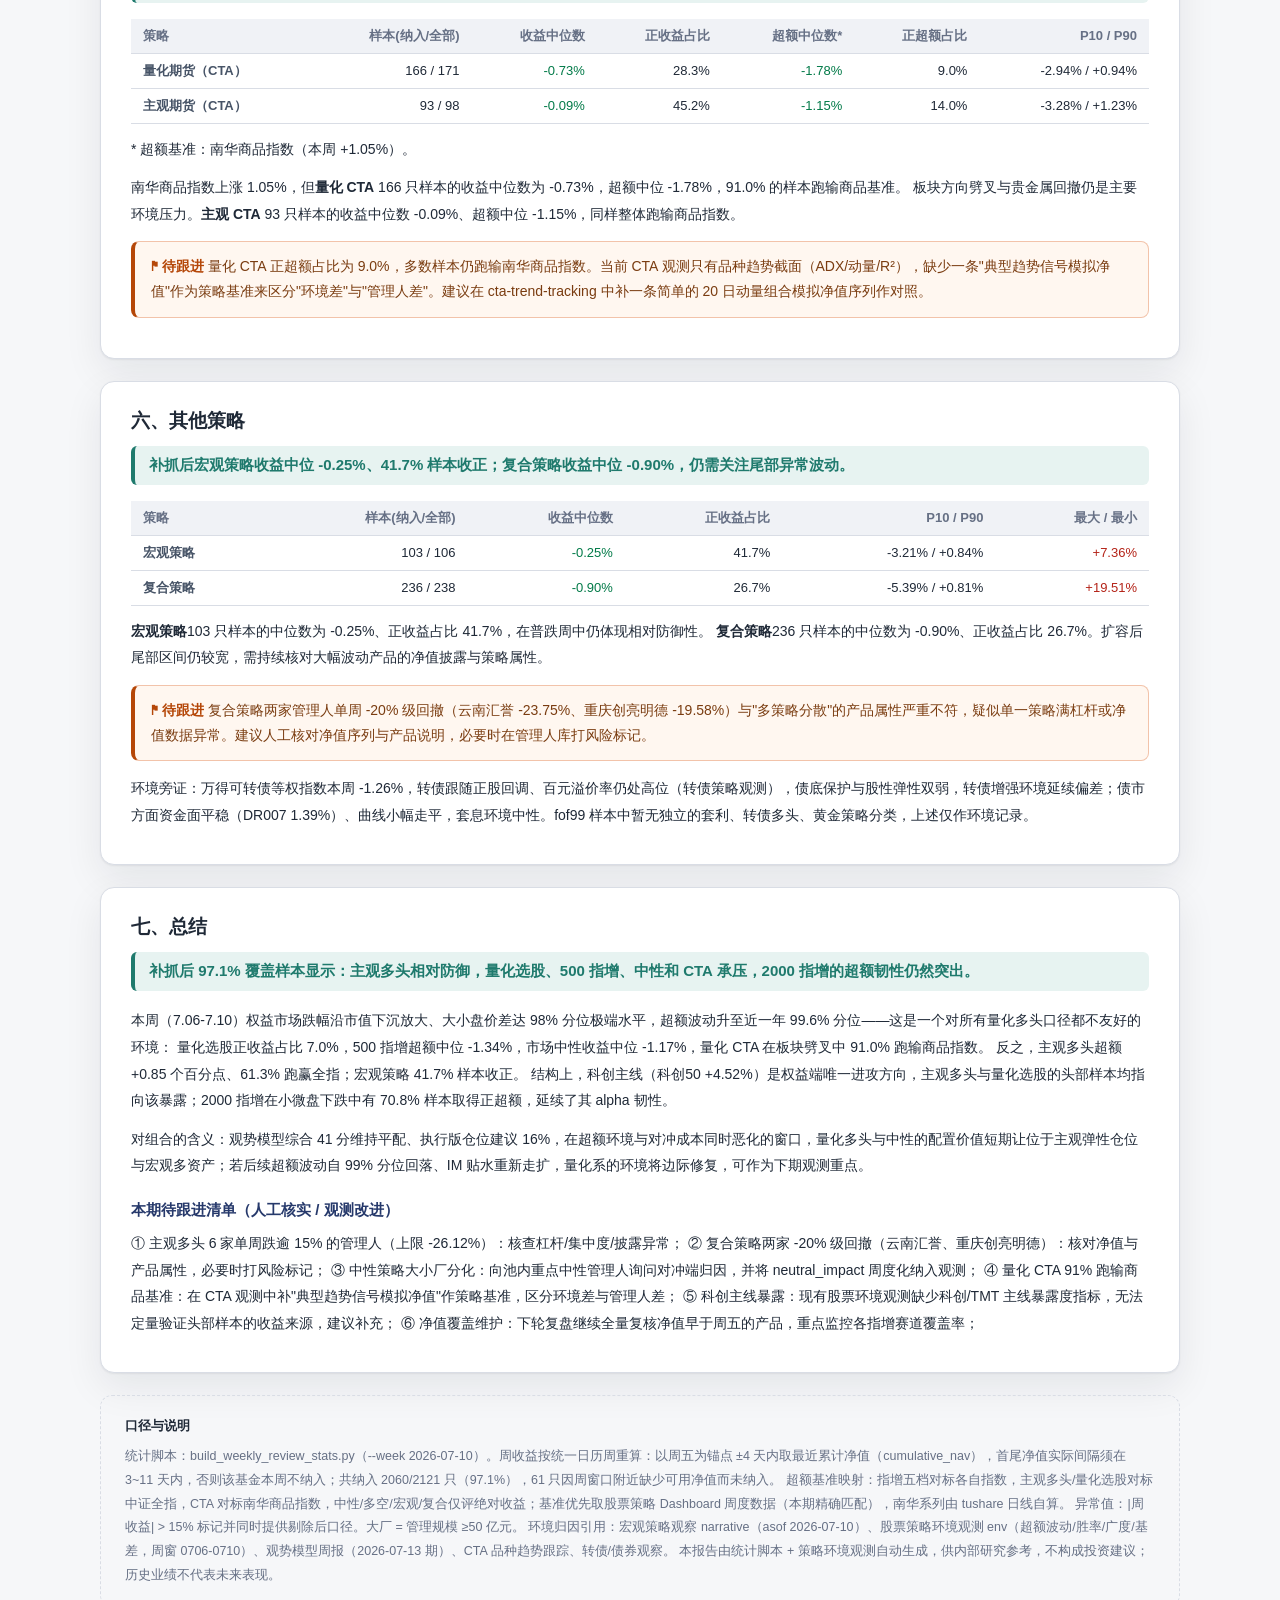
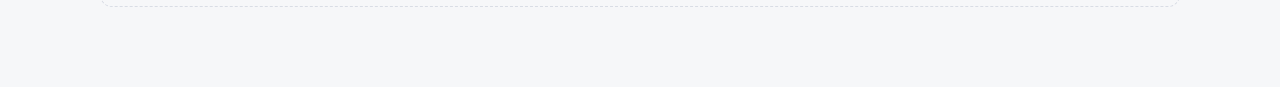
<file: fund-discovery/weekly-review/20260710.html>
<!doctype html>
<html lang="zh-CN">
  <head>
    <meta charset="UTF-8" />
    <meta name="viewport" content="width=device-width, initial-scale=1.0" />
    <title>周度业绩复盘 2026-07-06~07-10 | 私募资产挖掘机</title>
    <link rel="stylesheet" href="../styles.css?v=20260716" />
    <link rel="stylesheet" href="../../assets/platform.css?v=20260628-unified" />
    <link rel="stylesheet" href="./weekly-review.css?v=20260716" />
  </head>
  <body>
    <header class="topbar">
      <div class="topbar-inner">
        <a class="platform-brand" href="../../">私募资产挖掘机</a>
        <nav class="module-nav" aria-label="主模块">
          <a href="../../filing-center/">产品备案概览</a>
          <a class="active" href="../">净值跟踪</a>
          <a href="../../change-center/">人员变动</a>
          <a href="../../sentiment-center/">资讯</a>
          <a href="../../due-diligence-center/">尽调报告</a>
          <a href="../../manager-center/">管理人库</a>
          <a href="../../personnel-center/">人员库</a>
        </nav>
      </div>
    </header>

    <main class="page review-page">
      <section class="module-header">
        <div>
          <div class="module-kicker">WEEKLY PERFORMANCE REVIEW · <a href="./">全部报告</a></div>
          <h1>（7.06 - 7.10）全策略表现周度复盘</h1>
          <p>子基金周度表现 × 策略环境归因</p>
        </div>
      </section>

      <nav class="sub-tabs">
        <a class="sub-tab sub-tab-link" href="../">净值浏览</a>
        <a class="sub-tab sub-tab-link" href="../">对比</a>
        <a class="sub-tab sub-tab-link" href="../">净值分析</a>
        <a class="sub-tab sub-tab-link active" href="./">周度复盘</a>
      </nav>

      <section class="review-meta">
        <span>复盘周 <strong>2026-07-06 ~ 2026-07-10</strong></span>
        <span>生成日期 <strong>2026-07-16</strong></span>
        <span>样本覆盖 <strong>2060 / 2121 只（97.1%）</strong></span>
        <span>数据源 <strong>fof99 净值 · 统一日历周重算</strong></span>
      </section>

      <div class="callout-info">
        本期已对净值落后产品完成全量复核，覆盖率提升至 97.1%；61 只未纳入，其中 59 只复盘周末附近无可用净值、1 只周初附近无可用净值、1 只无净值记录。
        产品按“二级策略 + 管理人”去重，同一管理人在不同策略下分别保留代表产品。
      </div>

      <!-- 一、市场环境 -->
      <section class="review-section" id="s1-market">
        <h2>一、市场环境</h2>
        <p class="headline">外强内弱、中小盘深度回调：A股宽基全线收跌且跌幅沿市值下沉放大，海外与港股科技逆势走强，商品温和上涨但板块分化。</p>

        <div class="stat-table-wrap">
          <table class="stat-table">
            <thead><tr><th>指数</th><th>周涨跌</th><th>今年以来</th></tr></thead>
            <tbody>
              <tr><th>上证50</th><td class="pos">+0.83%</td><td class="neg">-2.49%</td></tr>
              <tr><th>沪深300</th><td class="neg">-1.27%</td><td class="pos">+3.26%</td></tr>
              <tr><th>中证A500</th><td class="neg">-1.82%</td><td class="pos">+6.43%</td></tr>
              <tr><th>中证500</th><td class="neg">-2.76%</td><td class="pos">+13.91%</td></tr>
              <tr><th>中证全指</th><td class="neg">-2.96%</td><td class="pos">+5.00%</td></tr>
              <tr><th>中证1000</th><td class="neg">-4.90%</td><td class="pos">+7.94%</td></tr>
              <tr><th>中证2000</th><td class="neg">-6.16%</td><td class="pos">+2.18%</td></tr>
              <tr><th>科创50</th><td class="pos">+4.52%</td><td class="pos">+53.62%</td></tr>
              <tr><th>创业板指</th><td class="neg">-4.41%</td><td class="pos">+19.97%</td></tr>
              <tr><th>中证红利</th><td class="neg">-0.45%</td><td class="neg">-5.81%</td></tr>
              <tr><th>微盘股</th><td class="neg">-3.09%</td><td class="neg">-6.03%</td></tr>
              <tr><th>恒生科技</th><td class="pos">+4.95%</td><td class="neg">-14.40%</td></tr>
              <tr><th>纳斯达克</th><td class="pos">+1.74%</td><td class="pos">+13.08%</td></tr>
              <tr><th>万得可转债等权</th><td class="neg">-1.26%</td><td class="pos">+1.76%</td></tr>
            </tbody>
          </table>
        </div>

        <p class="narrative">
          本周 A 股延续调整且跌幅沿市值下沉逐级放大：沪深300 下跌 1.27%，中证500 下跌 2.76%，中证1000 下跌 4.90%，中证2000 下跌 6.16%，中证全指下跌 2.96%。
          风格上大盘价值相对抗跌（上证50 +0.83%、红利 -0.45%），中小盘遭遇集中回调，大小盘价差已处近年 98% 分位的极端水平（股票策略环境观测），万得全A等权下跌 4.08% 显著深于市值加权口径，亏钱效应向个股层面扩散——全周个股涨跌幅中位数 -3.57%，跌幅超 5% 的个股占比达 39%。
          结构上唯一的亮点在科创：科创50 逆势上涨 4.52%，与恒生科技（+4.95%）、纳斯达克（+1.74%）构成 AI 主线的跨市场共振，宏观观测将其概括为"外强内弱"——国内货币松、信用弱扩（DR007 1.39%，社融同比 7.7%），海外分母端约束仍在（美债10Y 4.56%）。
        </p>
        <p class="narrative">
          商品端逆势上涨，南华商品指数 +1.05%，但内部分化剧烈：能化 +2.65%、农产品 +1.37%、黑色 +0.44%，而有色金属 -0.10%、贵金属 -2.35%。债券维持缓冲，10 年期国债期货 +0.15%。
          观势模型（07-13 期）五维综合 41 分、建议平配，趋势维度处震荡整理、方向不明——权益端整体是一个"防守占优、结构性机会集中在科创"的一周。
        </p>
      </section>

      <!-- 二、权益多头 -->
      <section class="review-section" id="s2-equity-long">
        <h2>二、权益多头策略</h2>
        <p class="headline">补抓后样本显著扩容：主观多头超额中位 +0.85 个百分点、61.3% 样本跑赢中证全指；量化选股绝对收益承压，超额中位 -0.90%。</p>

        <div class="stat-table-wrap">
          <table class="stat-table">
            <thead><tr><th>策略</th><th>样本(纳入/全部)</th><th>收益中位数</th><th>正收益占比</th><th>超额中位数*</th><th>正超额占比</th><th>P10 / P90</th></tr></thead>
            <tbody>
              <tr><th>主观多头</th><td>834 / 864</td><td class="neg">-2.10%</td><td>21.8%</td><td class="pos">+0.85%</td><td>61.3%</td><td>-7.71% / +1.23%</td></tr>
              <tr><th>量化选股</th><td>187 / 194</td><td class="neg">-3.86%</td><td>7.0%</td><td class="neg">-0.90%</td><td>35.3%</td><td>-6.29% / -0.49%</td></tr>
            </tbody>
          </table>
        </div>
        <p class="narrative">* 超额基准：中证全指（本周 -2.96%）。</p>

        <p class="narrative">
          <strong>主观多头</strong>本周纳入样本 834 只，收益中位数 -2.10%，正收益占比 21.8%；相对中证全指获得 +0.85 个百分点的超额，61.3% 的样本跑赢基准。
          在普跌周中，主观多头整体仍较基准少跌。规模分层显示小厂（777 只）超额中位 +0.90%、正超额 61.6%，大厂（57 只）为 +0.66%、56.1%，小厂优势仍在但幅度较补抓前收敛。
        </p>
        <p class="narrative">
          尾部风险不容忽视：6 只样本周跌幅超过 15% 的异常阈值——上海朴信投资（-26.12%）、上海鑫垣（-19.59%）、广州红孩尔（-19.37%）、海南诺和（-17.59%）、深圳蓝宝石（-16.47%）、深圳和沐投资（-15.50%）。剔除异常值后策略中位数变化不大，不影响整体判断。
        </p>
        <div class="callout-flag">
          主观多头单周跌逾 15% 的 6 家管理人（上限 -26.12%）明显超出本周指数跌幅所能解释的范围，现有环境观测无法区分是高杠杆、行业极端集中还是净值披露异常。建议人工核查这 6 家的持仓风格与净值序列，若确认为杠杆/集中持仓，应在净值跟踪页对其打标。
        </div>

        <p class="narrative">
          <strong>量化选股</strong>纳入 187 只，收益中位数 -3.86%，正收益占比 7.0%；超额中位 -0.90%，35.3% 样本跑赢全指。
          全市场超额波动处于高位、中小盘回撤更深，扩容后的样本仍显示量化选股承压。大厂（37 只）超额中位 -1.58%、正超额 18.9%，弱于小厂（150 只）的 -0.65%、39.3%。
        </p>
      </section>

      <!-- 三、指增策略 -->
      <section class="review-section" id="s3-index-enhanced">
        <h2>三、指增策略</h2>
        <p class="headline">超额环境整体承压：500 指增 alpha 回撤较明显，1000 指增贴近基准，2000 指增超额韧性延续，70.8% 样本取得正超额。</p>

        <div class="stat-table-wrap">
          <table class="stat-table">
            <thead><tr><th>赛道</th><th>样本(纳入/全部)</th><th>基准周涨跌</th><th>收益中位数</th><th>正收益占比</th><th>超额中位数</th><th>正超额占比</th></tr></thead>
            <tbody>
              <tr><th>300指增</th><td>27 / 29</td><td class="neg">-1.27%</td><td class="neg">-1.74%</td><td>0.0%</td><td class="neg">-0.47%</td><td>37.0%</td></tr>
              <tr><th>500指增</th><td>121 / 123</td><td class="neg">-2.76%</td><td class="neg">-4.10%</td><td>1.7%</td><td class="neg">-1.34%</td><td>21.5%</td></tr>
              <tr><th>A500指增</th><td>24 / 24</td><td class="neg">-1.82%</td><td class="neg">-2.44%</td><td>0.0%</td><td class="neg">-0.62%</td><td>37.5%</td></tr>
              <tr><th>1000指增</th><td>121 / 122</td><td class="neg">-4.90%</td><td class="neg">-4.97%</td><td>1.7%</td><td class="neg">-0.07%</td><td>46.3%</td></tr>
              <tr><th>2000指增</th><td>24 / 25</td><td class="neg">-6.16%</td><td class="neg">-5.68%</td><td>0.0%</td><td class="pos">+0.48%</td><td>70.8%</td></tr>
            </tbody>
          </table>
        </div>

        <p class="narrative">
          全部五档指增本周绝对收益无一为正——基准全线下跌之下这是 Beta 的必然结果，观察重点在超额。
          <strong>500 指增</strong>超额回撤最重：超额中位 -1.34%、正超额占比 21.5%。<strong>300 指增</strong>超额中位 -0.47%、正超额 37.0%。
          <strong>1000 指增</strong>超额中位 -0.07%、正超额 46.3%，整体贴近基准；扩容后各档的结论由更完整样本支持。
        </p>
        <p class="narrative">
          <strong>2000 指增</strong>是本周超额端亮点：在中证2000 下跌 6.16% 的背景下，24 / 25 只产品纳入统计，超额中位 +0.48%，70.8% 样本录得正超额。小微盘流动性承压时，策略整体体现出一定回撤控制能力。
          <strong>A500 指增</strong>24 只产品全部纳入统计，收益中位 -2.44%、超额中位 -0.62%，37.5% 样本取得正超额，样本代表性已明显改善。
        </p>
        <div class="callout-flag">
          本轮补抓已解决 2000/A500 指增样本过少问题：2000 指增覆盖 24 / 25 只，A500 指增覆盖 24 / 24 只。后续周复盘可继续使用相同的净值新鲜度复核流程。
        </div>
      </section>

      <!-- 四、另类策略 -->
      <section class="review-section" id="s4-alt">
        <h2>四、另类策略</h2>
        <p class="headline">补抓后市场中性收益中位 -1.17%，防御成色仍不足；股票多空收益中位 -2.17%，正收益占比 12.2%。</p>

        <div class="stat-table-wrap">
          <table class="stat-table">
            <thead><tr><th>策略</th><th>样本(纳入/全部)</th><th>收益中位数</th><th>正收益占比</th><th>P10 / P90</th><th>大厂中位</th><th>小厂中位</th></tr></thead>
            <tbody>
              <tr><th>股票市场中性</th><td>83 / 84</td><td class="neg">-1.17%</td><td>16.9%</td><td>-3.46% / +0.14%</td><td class="neg">-1.60%</td><td class="neg">-0.91%</td></tr>
              <tr><th>股票多空</th><td>41 / 43</td><td class="neg">-2.17%</td><td>12.2%</td><td>-4.43% / +0.05%</td><td class="neg">-1.23%</td><td class="neg">-2.27%</td></tr>
            </tbody>
          </table>
        </div>

        <p class="narrative">
          <strong>市场中性</strong>本周未能提供预期的绝对收益保护：83 只样本的中位数为 -1.17%，仅 16.9% 收正。收益端的极端超额环境与对冲端贴水收敛共同压制表现。
          大厂（24 只，中位 -1.60%）弱于小厂（59 只，-0.91%），补抓后分化仍然存在。
        </p>
        <div class="callout-flag">
          补抓后中性策略大小厂仍有分化，现有观测只能给出"基差整体变动"，无法区分各家对冲工具结构（IC vs IM vs 融券）与敞口管理差异。建议对池内重点中性管理人人工询问本周对冲端损耗归因，并考虑在股票环境观测中增加"IC/IM 贴水变化对典型中性组合的模拟冲击"指标（dashboard 已有 neutral_impact 原型，可周度化）。
        </div>
        <p class="narrative">
          <strong>股票多空</strong>41 只样本的中位数为 -2.17%、正收益占比 12.2%，多头敞口在普跌中未被空头端充分覆盖。
        </p>
      </section>

      <!-- 五、CTA 策略 -->
      <section class="review-section" id="s5-cta">
        <h2>五、CTA 策略</h2>
        <p class="headline">商品指数上涨 1.05% 而 CTA 整体跑输：量化 CTA 超额中位 -1.78%，正超额占比 9.0%。</p>

        <div class="stat-table-wrap">
          <table class="stat-table">
            <thead><tr><th>策略</th><th>样本(纳入/全部)</th><th>收益中位数</th><th>正收益占比</th><th>超额中位数*</th><th>正超额占比</th><th>P10 / P90</th></tr></thead>
            <tbody>
              <tr><th>量化期货（CTA）</th><td>166 / 171</td><td class="neg">-0.73%</td><td>28.3%</td><td class="neg">-1.78%</td><td>9.0%</td><td>-2.94% / +0.94%</td></tr>
              <tr><th>主观期货（CTA）</th><td>93 / 98</td><td class="neg">-0.09%</td><td>45.2%</td><td class="neg">-1.15%</td><td>14.0%</td><td>-3.28% / +1.23%</td></tr>
            </tbody>
          </table>
        </div>
        <p class="narrative">* 超额基准：南华商品指数（本周 +1.05%）。</p>

        <p class="narrative">
          南华商品指数上涨 1.05%，但<strong>量化 CTA</strong> 166 只样本的收益中位数为 -0.73%，超额中位 -1.78%，91.0% 的样本跑输商品基准。
          板块方向劈叉与贵金属回撤仍是主要环境压力。<strong>主观 CTA</strong> 93 只样本的收益中位数 -0.09%、超额中位 -1.15%，同样整体跑输商品指数。
        </p>
        <div class="callout-flag">
          量化 CTA 正超额占比为 9.0%，多数样本仍跑输南华商品指数。当前 CTA 观测只有品种趋势截面（ADX/动量/R²），缺少一条"典型趋势信号模拟净值"作为策略基准来区分"环境差"与"管理人差"。建议在 cta-trend-tracking 中补一条简单的 20 日动量组合模拟净值序列作对照。
        </div>
      </section>

      <!-- 六、其他策略 -->
      <section class="review-section" id="s6-others">
        <h2>六、其他策略</h2>
        <p class="headline">补抓后宏观策略收益中位 -0.25%、41.7% 样本收正；复合策略收益中位 -0.90%，仍需关注尾部异常波动。</p>

        <div class="stat-table-wrap">
          <table class="stat-table">
            <thead><tr><th>策略</th><th>样本(纳入/全部)</th><th>收益中位数</th><th>正收益占比</th><th>P10 / P90</th><th>最大 / 最小</th></tr></thead>
            <tbody>
              <tr><th>宏观策略</th><td>103 / 106</td><td class="neg">-0.25%</td><td>41.7%</td><td>-3.21% / +0.84%</td><td class="pos">+7.36%</td></tr>
              <tr><th>复合策略</th><td>236 / 238</td><td class="neg">-0.90%</td><td>26.7%</td><td>-5.39% / +0.81%</td><td class="pos">+19.51%</td></tr>
            </tbody>
          </table>
        </div>

        <p class="narrative">
          <strong>宏观策略</strong>103 只样本的中位数为 -0.25%、正收益占比 41.7%，在普跌周中仍体现相对防御性。
          <strong>复合策略</strong>236 只样本的中位数为 -0.90%、正收益占比 26.7%。扩容后尾部区间仍较宽，需持续核对大幅波动产品的净值披露与策略属性。
        </p>
        <div class="callout-flag">
          复合策略两家管理人单周 -20% 级回撤（云南汇誉 -23.75%、重庆创亮明德 -19.58%）与"多策略分散"的产品属性严重不符，疑似单一策略满杠杆或净值数据异常。建议人工核对净值序列与产品说明，必要时在管理人库打风险标记。
        </div>
        <p class="narrative">
          环境旁证：万得可转债等权指数本周 -1.26%，转债跟随正股回调、百元溢价率仍处高位（转债策略观测），债底保护与股性弹性双弱，转债增强环境延续偏差；债市方面资金面平稳（DR007 1.39%）、曲线小幅走平，套息环境中性。fof99 样本中暂无独立的套利、转债多头、黄金策略分类，上述仅作环境记录。
        </p>
      </section>

      <!-- 七、总结 -->
      <section class="review-section" id="s7-summary">
        <h2>七、总结</h2>
        <p class="headline">补抓后 97.1% 覆盖样本显示：主观多头相对防御，量化选股、500 指增、中性和 CTA 承压，2000 指增的超额韧性仍然突出。</p>

        <p class="narrative">
          本周（7.06-7.10）权益市场跌幅沿市值下沉放大、大小盘价差达 98% 分位极端水平，超额波动升至近一年 99.6% 分位——这是一个对所有量化多头口径都不友好的环境：
          量化选股正收益占比 7.0%，500 指增超额中位 -1.34%，市场中性收益中位 -1.17%，量化 CTA 在板块劈叉中 91.0% 跑输商品指数。
          反之，主观多头超额 +0.85 个百分点、61.3% 跑赢全指；宏观策略 41.7% 样本收正。
          结构上，科创主线（科创50 +4.52%）是权益端唯一进攻方向，主观多头与量化选股的头部样本均指向该暴露；2000 指增在小微盘下跌中有 70.8% 样本取得正超额，延续了其 alpha 韧性。
        </p>
        <p class="narrative">
          对组合的含义：观势模型综合 41 分维持平配、执行版仓位建议 16%，在超额环境与对冲成本同时恶化的窗口，量化多头与中性的配置价值短期让位于主观弹性仓位与宏观多资产；若后续超额波动自 99% 分位回落、IM 贴水重新走扩，量化系的环境将边际修复，可作为下期观测重点。
        </p>

        <h3>本期待跟进清单（人工核实 / 观测改进）</h3>
        <p class="narrative">
          ① 主观多头 6 家单周跌逾 15% 的管理人（上限 -26.12%）：核查杠杆/集中度/披露异常；
          ② 复合策略两家 -20% 级回撤（云南汇誉、重庆创亮明德）：核对净值与产品属性，必要时打风险标记；
          ③ 中性策略大小厂分化：向池内重点中性管理人询问对冲端归因，并将 neutral_impact 周度化纳入观测；
          ④ 量化 CTA 91% 跑输商品基准：在 CTA 观测中补"典型趋势信号模拟净值"作策略基准，区分环境差与管理人差；
          ⑤ 科创主线暴露：现有股票环境观测缺少科创/TMT 主线暴露度指标，无法定量验证头部样本的收益来源，建议补充；
          ⑥ 净值覆盖维护：下轮复盘继续全量复核净值早于周五的产品，重点监控各指增赛道覆盖率；
        </p>
      </section>

      <footer class="review-footnotes">
        <h4>口径与说明</h4>
        统计脚本：build_weekly_review_stats.py（--week 2026-07-10）。周收益按统一日历周重算：以周五为锚点 ±4 天内取最近累计净值（cumulative_nav），首尾净值实际间隔须在 3~11 天内，否则该基金本周不纳入；共纳入 2060/2121 只（97.1%），61 只因周窗口附近缺少可用净值而未纳入。
        超额基准映射：指增五档对标各自指数，主观多头/量化选股对标中证全指，CTA 对标南华商品指数，中性/多空/宏观/复合仅评绝对收益；基准优先取股票策略 Dashboard 周度数据（本期精确匹配），南华系列由 tushare 日线自算。
        异常值：|周收益| &gt; 15% 标记并同时提供剔除后口径。大厂 = 管理规模 ≥50 亿元。
        环境归因引用：宏观策略观察 narrative（asof 2026-07-10）、股票策略环境观测 env（超额波动/胜率/广度/基差，周窗 0706-0710）、观势模型周报（2026-07-13 期）、CTA 品种趋势跟踪、转债/债券观察。
        本报告由统计脚本 + 策略环境观测自动生成，供内部研究参考，不构成投资建议；历史业绩不代表未来表现。
      </footer>
    </main>
  </body>
</html>
</file>
<file: assets/platform.css>
:root {
  --platform-bg: #f6f7f9;
  --platform-panel: #ffffff;
  --platform-line: #d9dde5;
  --platform-text: #1f2937;
  --platform-muted: #667085;
  --platform-accent: #1f7a6d;
  --platform-accent-soft: #e7f3f1;
}

body {
  background: var(--platform-bg);
  color: var(--platform-text);
  font-family: "Microsoft YaHei", "PingFang SC", Arial, sans-serif;
  font-size: 14px;
  letter-spacing: 0;
}

.topbar {
  position: sticky;
  top: 0;
  z-index: 100;
  height: auto;
  padding: 0;
  background: #17202f;
  color: #fff;
  border-bottom: 1px solid #101827;
  box-shadow: none;
}

.topbar-inner {
  max-width: 1440px;
  min-height: 52px;
  margin: 0 auto;
  padding: 0 24px;
  display: flex;
  align-items: center;
  justify-content: flex-start;
  gap: 18px;
  overflow-x: auto;
}

.platform-brand {
  flex: 0 0 auto;
  color: #fff;
  text-decoration: none;
  font-size: 16px;
  font-weight: 800;
  letter-spacing: 0;
  margin-right: 0;
  white-space: nowrap;
}

.platform-brand:hover {
  color: #fff;
}

.module-nav,
.topbar-nav {
  display: flex;
  align-items: center;
  gap: 4px;
  margin-left: 0;
  min-height: 52px;
  white-space: nowrap;
}

.module-nav a,
.topbar-nav a {
  color: #cbd5e1;
  text-decoration: none;
  padding: 10px 14px;
  border: 0;
  border-radius: 6px;
  background: transparent;
  box-shadow: none;
  font-size: 14px;
  font-weight: 700;
  transition: background 160ms ease, color 160ms ease;
}

.module-nav a.active,
.module-nav a:hover,
.topbar-nav a.active,
.topbar-nav a:hover {
  color: #fff;
  background: rgba(255, 255, 255, 0.1);
  box-shadow: none;
}

.page,
.module-header,
.stats-bar,
.workbench {
  max-width: 1440px;
}

.module-header h1,
.headline h2 {
  margin: 4px 0 8px;
  color: var(--platform-text);
  letter-spacing: 0;
}

.module-header h1 {
  font-size: 38px;
  line-height: 1.12;
  font-weight: 800;
}

.module-header p {
  margin-top: 12px;
  color: var(--platform-muted);
  font-size: 16px;
  line-height: 1.55;
  font-weight: 800;
}

.module-header {
  min-height: 144px;
  padding: 28px 0;
}

.module-kicker {
  color: var(--platform-accent);
  font-size: 12px;
  font-weight: 700;
  letter-spacing: 0;
  text-transform: uppercase;
}

.workbench,
.panel-section,
.metric-card,
.rank-card,
.stat-card,
.report-card,
.card {
  background: var(--platform-panel);
  border-color: var(--platform-line);
  border-radius: 8px;
}

.stat-card .stat-value {
  color: var(--platform-accent);
}

.filter-pill:hover {
  border-color: var(--platform-accent);
  color: var(--platform-accent);
}

.filter-pill.active {
  border-color: var(--platform-accent);
}

.workbench {
  border: 1px solid var(--platform-line);
}

input,
select,
button {
  font-family: inherit;
  border-radius: 6px;
}

.ghost-btn:hover,
.source-link:hover {
  border-color: var(--platform-accent);
  color: var(--platform-accent);
}

.tag,
.badge,
.filter-pill.active,
.quick-filters button:hover {
  background: var(--platform-accent-soft);
  color: var(--platform-accent);
}

@media (max-width: 900px) {
  .topbar-inner {
    align-items: flex-start;
    flex-direction: column;
    gap: 0;
    padding: 10px 16px;
  }

  .module-nav,
  .topbar-nav {
    width: 100%;
    overflow-x: auto;
  }
}
</file>
<file: assets/ai-analysis.css>
/* AI 智能分析面板 —— 共享样式 */
.ai-analysis-panel,.ai-aggregation{--ai-accent:#26396b;--ai-accent-dark:#18254a;--ai-blue:#315fdc;--ai-green:#2f7d5c;--ai-green-bg:#eaf7f1;--ai-red:#b63a35;--ai-red-bg:#fff0ed;--ai-bg:#f6f7f9;--ai-line:#d9dde5;--ai-text:#1f2937;--ai-muted:#667085;--ai-radius-lg:20px;--ai-radius-md:12px;--ai-radius-sm:8px;--ai-pill:9999px;--ai-shadow-soft:0 1px 3px rgba(16,24,40,0.06);--ai-shadow-card:0 4px 16px rgba(16,24,40,0.08)}
.ai-analysis-panel{background:#fff;border:1px solid var(--ai-line);border-radius:var(--ai-radius-lg);box-shadow:var(--ai-shadow-card);padding:24px 28px;margin-bottom:24px}
.ai-panel-head{display:flex;align-items:flex-start;justify-content:space-between;gap:16px;flex-wrap:wrap}
.ai-panel-title h2{margin:0 0 4px;font-size:18px;font-weight:800;color:var(--ai-text)}
.ai-panel-title p{margin:0;font-size:13px;color:var(--ai-muted)}
.ai-panel-actions{display:flex;align-items:center;gap:10px;flex-shrink:0}
.ai-badge{display:inline-flex;align-items:center;gap:4px;background:linear-gradient(135deg,var(--ai-accent),var(--ai-blue));color:#fff;border-radius:var(--ai-pill);padding:3px 12px;font-size:11px;font-weight:800;letter-spacing:.05em;margin-bottom:6px}
.ai-badge::before{content:'';display:inline-block;width:8px;height:8px;border-radius:50%;background:rgba(255,255,255,0.6)}
.ai-panel-body{margin-top:18px;border-top:1px solid var(--ai-line);padding-top:18px}
.ai-state-msg{text-align:center;padding:28px 16px;color:var(--ai-muted)}
.ai-state-msg p{margin:0 0 12px;font-size:14px}
.ai-loading{display:flex;align-items:center;justify-content:center;gap:12px;padding:32px 16px;color:var(--ai-muted);font-size:14px}
.ai-spinner{width:26px;height:26px;border:3px solid var(--ai-line);border-top-color:var(--ai-accent);border-radius:50%;animation:ai-spin .75s linear infinite;flex-shrink:0}
@keyframes ai-spin{to{transform:rotate(360deg)}}
.ai-error{text-align:center;padding:24px 16px;background:#fef2f2;border-radius:var(--ai-radius-md);color:var(--ai-red)}
.ai-error strong{display:block;margin-bottom:6px;font-size:14px}
.ai-error p{margin:0 0 12px;font-size:13px;color:#991b1b}
.ai-result-summary{background:#f8fafc;border-left:3px solid var(--ai-accent);border-radius:0 var(--ai-radius-sm) var(--ai-radius-sm) 0;padding:12px 16px;margin-bottom:18px;font-size:14px;line-height:1.7;color:var(--ai-text)}
.ai-result-columns{display:grid;grid-template-columns:1fr 1fr;gap:16px}
@media(max-width:760px){.ai-result-columns{grid-template-columns:1fr}}
.ai-result-col{background:#fff;border:1px solid var(--ai-line);border-radius:var(--ai-radius-md);overflow:hidden}
.ai-result-col h3{margin:0;padding:12px 16px;font-size:15px;font-weight:800;color:#fff}
.ai-result-col.worth h3{background:linear-gradient(135deg,var(--ai-green),#1f5a40)}
.ai-result-col.risk h3{background:linear-gradient(135deg,var(--ai-red),#8b1e1a)}
.ai-manager-cards{padding:8px}
.ai-manager-card{background:var(--ai-bg);border:1px solid var(--ai-line);border-radius:var(--ai-radius-sm);padding:12px 14px;margin-bottom:8px;transition:border-color 160ms,box-shadow 160ms}
.ai-manager-card:last-child{margin-bottom:0}
.ai-manager-card:hover{border-color:var(--ai-accent);box-shadow:var(--ai-shadow-soft)}
.ai-card-header{display:flex;align-items:center;gap:10px;margin-bottom:8px}
.ai-card-rank{display:inline-flex;align-items:center;justify-content:center;width:22px;height:22px;border-radius:50%;font-size:12px;font-weight:800;flex-shrink:0}
.ai-result-col.worth .ai-card-rank{background:var(--ai-green-bg);color:var(--ai-green)}
.ai-result-col.risk .ai-card-rank{background:var(--ai-red-bg);color:var(--ai-red)}
.ai-card-name{font-size:14px;font-weight:700;color:var(--ai-text)}
.ai-card-reasons{margin:0 0 8px;padding-left:18px;font-size:13px;line-height:1.65;color:var(--ai-text)}
.ai-card-reasons li{margin-bottom:3px}
.ai-card-reasons li:last-child{margin-bottom:0}
.ai-card-signals{display:flex;flex-wrap:wrap;gap:6px}
.ai-signal-tag{display:inline-flex;border-radius:var(--ai-pill);padding:2px 10px;font-size:12px;font-weight:600}
.ai-signal-tag.positive{background:var(--ai-green-bg);color:var(--ai-green)}
.ai-signal-tag.negative{background:var(--ai-red-bg);color:var(--ai-red)}
.ai-strategy-groups{display:flex;flex-direction:column;gap:16px}
.ai-strategy-group{border:1px solid var(--ai-line);border-radius:var(--ai-radius-md);overflow:hidden}
.ai-strategy-group-head{background:#f0f4ff;padding:10px 16px;border-bottom:1px solid var(--ai-line)}
.ai-strategy-group-head h4{margin:0;font-size:15px;font-weight:800;color:var(--ai-accent)}
.ai-strategy-group-head p{margin:2px 0 0;font-size:12px;color:var(--ai-muted)}
.ai-strategy-group-body{padding:12px}
.ai-aggregation{background:#fff;border:1px solid var(--ai-line);border-radius:var(--ai-radius-lg);box-shadow:var(--ai-shadow-card);padding:24px 28px;margin-bottom:24px}
.ai-agg-head{margin-bottom:16px}
.ai-agg-head h2{margin:0 0 4px;font-size:18px;font-weight:800;color:var(--ai-text)}
.ai-agg-head p{margin:0;font-size:13px;color:var(--ai-muted)}
.ai-agg-grid{display:grid;grid-template-columns:repeat(auto-fill,minmax(280px,1fr));gap:14px}
.ai-agg-card{background:var(--ai-bg);border:1px solid var(--ai-line);border-radius:var(--ai-radius-sm);padding:16px;text-decoration:none;color:inherit;display:block;transition:border-color 160ms,box-shadow 160ms}
.ai-agg-card:hover{border-color:var(--ai-accent);box-shadow:var(--ai-shadow-soft)}
.ai-agg-card h4{margin:0 0 4px;font-size:14px;font-weight:800;color:var(--ai-text)}
.ai-agg-mini-row{display:flex;justify-content:space-between;align-items:flex-start;gap:8px;margin-bottom:6px}
.ai-agg-mini-row:last-child{margin-bottom:0}
.ai-agg-mini-label{font-size:12px;font-weight:700;flex-shrink:0}
.ai-agg-mini-label.worth{color:var(--ai-green)}
.ai-agg-mini-label.risk{color:var(--ai-red)}
.ai-agg-mini-value{font-size:12px;color:var(--ai-text);text-align:right}
.ai-agg-empty{text-align:center;padding:32px 16px;color:var(--ai-muted);font-size:14px}
.ai-agg-cross-signal{background:#fffbeb;border:1px solid #fcd34d;border-radius:var(--ai-radius-sm);padding:10px 14px;margin-top:12px;font-size:13px;color:#92400e;line-height:1.6}
.ai-update-time{font-size:12px;color:var(--ai-muted);font-weight:400}

/* Unified compact AI panels */
.ai-analysis-panel,
.ai-aggregation{
  border-radius:8px;
  box-shadow:0 1px 2px rgba(15,23,42,0.06),0 12px 28px rgba(15,23,42,0.08);
}

.ai-analysis-panel{
  padding:18px 20px;
  margin:0 0 18px;
}

.ai-panel-head{
  align-items:center;
}

.ai-panel-title{
  min-width:0;
}

.ai-panel-title h2,
.ai-agg-head h2{
  font-size:18px;
  line-height:1.3;
}

.ai-panel-title p,
.ai-agg-head p{
  margin-top:4px;
  line-height:1.5;
}

.ai-panel-actions{
  display:flex;
  align-items:center;
  gap:8px;
}

.ai-panel-toggle{
  height:34px;
  padding:0 14px;
  border:1px solid var(--ai-accent);
  border-radius:6px;
  background:var(--ai-accent);
  color:#fff;
  font-size:13px;
  font-weight:800;
  cursor:pointer;
  white-space:nowrap;
}

.ai-panel-toggle:hover{
  background:var(--ai-accent-dark);
  border-color:var(--ai-accent-dark);
}

.ai-panel-body[hidden]{
  display:none;
}

.ai-analysis-panel.is-collapsed{
  padding-bottom:18px;
}

.ai-analysis-panel.is-expanded .ai-panel-body{
  margin-top:16px;
  padding-top:16px;
}

.ai-result-summary{
  margin-bottom:14px;
}

.ai-result-col{
  border-radius:8px;
}

.ai-result-col h3{
  padding:10px 14px;
}

.ai-manager-cards{
  display:grid;
  gap:8px;
  padding:10px;
}

.ai-manager-card{
  margin-bottom:0;
  padding:12px;
}

.ai-aggregation{
  margin-top:28px;
  padding:22px;
}

.ai-agg-head{
  margin-bottom:14px;
}

.ai-agg-grid{
  grid-template-columns:repeat(auto-fit,minmax(260px,1fr));
  gap:12px;
}

.ai-agg-card{
  min-height:138px;
  padding:16px;
  border-radius:8px;
}

.ai-agg-card h4{
  margin-bottom:8px;
  font-size:15px;
}

.ai-agg-mini-row{
  display:grid;
  grid-template-columns:72px minmax(0,1fr);
  align-items:start;
  gap:10px;
  margin-bottom:8px;
}

.ai-agg-mini-value{
  text-align:left;
  line-height:1.45;
  overflow-wrap:anywhere;
}

@media(max-width:760px){
  .ai-analysis-panel,
  .ai-aggregation{
    padding:16px;
  }

  .ai-panel-head{
    align-items:flex-start;
  }

  .ai-panel-actions{
    width:100%;
  }

  .ai-panel-toggle{
    width:100%;
  }
}
</file>
<file: change-center/styles.css>
:root {
  --ink: #101827;
  --muted: #66758d;
  --line: #e5e8ef;
  --bg: #eef1f6;
  --panel: #fff;
  --wine: #26396b;
  --wine-dark: #18254a;
  --blue: #315fdc;
  --green: #2d7b62;
  --red: #b63835;
  --teal: #66a7ad;
  --radius-page: 32px;
  --radius-card: 20px;
  --radius-subcard: 16px;
  --radius-tag: 12px;
  --radius-search: 28px;
  --radius-pill: 9999px;
  --shadow-soft: 0 1px 2px rgba(16, 24, 39, 0.06), 0 14px 38px rgba(16, 24, 39, 0.08);
  --shadow-card: 0 1px 1px rgba(16, 24, 39, 0.04), 0 20px 55px rgba(16, 24, 39, 0.1);
  --shadow-active: 0 8px 24px rgba(38, 57, 107, 0.24);
  --shadow: var(--shadow-card);
}

* {
  box-sizing: border-box;
}

body {
  margin: 0;
  background: var(--bg);
  color: var(--ink);
  font-family: Inter, "PingFang SC", "Microsoft YaHei", system-ui, sans-serif;
  letter-spacing: 0;
}

.topbar {
  position: sticky;
  top: 0;
  z-index: 20;
  background: linear-gradient(90deg, #0b1226, #1a2547);
  color: #cbd5e1;
  border-bottom: 1px solid rgba(255, 255, 255, 0.08);
}

.topbar-inner,
.page {
  width: min(1640px, calc(100vw - 96px));
  margin: 0 auto;
}

.topbar-inner {
  min-height: 76px;
  display: flex;
  align-items: center;
  justify-content: flex-end;
  gap: 20px;
  font-weight: 700;
}

h1,
h2,
h3,
p {
  margin: 0;
}

.module-nav {
  display: flex;
  gap: 10px;
  margin-left: auto;
}

.module-nav a {
  color: #cbd5e1;
  font-weight: 900;
  text-decoration: none;
  border-radius: var(--radius-pill);
  padding: 10px 16px;
  transition: background 160ms ease, color 160ms ease, box-shadow 160ms ease;
}

.module-nav a.active {
  background: #fff;
  color: var(--wine);
  box-shadow: var(--shadow-soft);
}

.module-nav a:hover {
  background: rgba(255, 255, 255, 0.12);
  color: #fff;
}

.headline {
  display: flex;
  justify-content: space-between;
  gap: 28px;
  align-items: end;
  padding: 36px 0 28px;
}

.headline h2 {
  font-size: 38px;
  line-height: 1.1;
}

.headline p {
  margin-top: 10px;
  color: var(--muted);
  font-size: 16px;
  font-weight: 700;
}

.module-header,
.monitor-hero {
  display: flex;
  justify-content: space-between;
  align-items: flex-end;
  gap: 30px;
  min-height: 144px;
  padding: 28px 0;
}

.breadcrumb {
  color: #66758d;
  font-weight: 900;
  margin-bottom: 12px;
}

.module-kicker {
  color: #66758d;
  font-size: 13px;
  font-weight: 1000;
  letter-spacing: 0.16em;
  margin-bottom: 10px;
}

.module-header h1,
.monitor-hero h2 {
  font-size: 38px;
  line-height: 1.12;
}

.module-header p,
.monitor-hero p {
  margin-top: 12px;
  color: var(--muted);
  font-size: 17px;
  font-weight: 800;
}

.summary-pills,
.header-stats {
  display: flex;
  flex-wrap: wrap;
  justify-content: flex-end;
  gap: 10px;
}

.pill {
  border: 1px solid #cfe0ff;
  background: #f3f7ff;
  color: var(--blue);
  border-radius: var(--radius-pill);
  padding: 9px 14px;
  font-weight: 900;
  white-space: nowrap;
}

.change-metrics {
  display: grid;
  grid-template-columns: repeat(4, minmax(0, 1fr));
  gap: 18px;
  margin-bottom: 28px;
}

.change-metric-card {
  background: #fff;
  border: 1px solid var(--line);
  border-radius: var(--radius-card);
  box-shadow: var(--shadow-soft);
  padding: 24px;
}

.change-metric-card span {
  color: #66758d;
  display: block;
  font-weight: 900;
}

.change-metric-card strong {
  display: block;
  font-size: 36px;
  margin-top: 10px;
}

.change-metric-card small {
  color: #718099;
  display: block;
  font-weight: 800;
  margin-top: 8px;
}

.workbench-panel {
  background: #fff;
  border: 1px solid var(--line);
  border-radius: var(--radius-page);
  box-shadow: var(--shadow-card);
  margin-bottom: 80px;
  padding: 22px;
}

.search-panel {
  display: grid;
  grid-template-columns: minmax(0, 1fr) auto;
  gap: 14px;
  background: #fff;
  border: 1px solid var(--line);
  border-radius: var(--radius-search);
  box-shadow: var(--shadow-soft);
  padding: 16px;
  margin-bottom: 38px;
}

.search-panel.compact {
  box-shadow: none;
  margin-bottom: 18px;
  padding: 0;
}

.search-panel input {
  width: 100%;
  border: 1px solid #d9deea;
  border-radius: 24px;
  padding: 16px 18px;
  color: var(--ink);
  font: inherit;
  font-weight: 800;
  outline: none;
}

.search-panel input:focus {
  border-color: var(--wine);
  box-shadow: 0 0 0 4px rgba(118, 22, 65, 0.1);
}

.search-panel button {
  border: 0;
  background: var(--wine);
  border-radius: var(--radius-pill);
  color: #fff;
  cursor: pointer;
  font: inherit;
  font-weight: 1000;
  padding: 0 22px;
}

.change-toolbar {
  align-items: center;
  border-top: 1px solid #edf0f5;
  display: flex;
  gap: 18px;
  justify-content: space-between;
  padding: 18px 0;
}

.change-toolbar strong {
  font-size: 24px;
}

.change-toolbar span {
  color: var(--muted);
  font-weight: 800;
}

.change-toolbar select {
  border: 1px solid #d9deea;
  border-radius: var(--radius-subcard);
  color: var(--ink);
  font: inherit;
  font-weight: 800;
  padding: 12px 14px;
}

.change-table-wrap {
  overflow-x: auto;
}

.change-table {
  border-collapse: collapse;
  min-width: 1180px;
  width: 100%;
}

.change-table th {
  background: #f8fafc;
  color: #52627a;
  font-size: 13px;
  text-align: left;
}

.change-table th,
.change-table td {
  border-bottom: 1px solid #edf0f5;
  padding: 15px 12px;
  vertical-align: top;
}

.change-type {
  border-radius: var(--radius-pill);
  display: inline-flex;
  font-weight: 1000;
  padding: 6px 10px;
  white-space: nowrap;
}

.type-add {
  background: #fff1f1;
  color: var(--red);
}

.type-remove {
  background: #edf7f3;
  color: var(--green);
}

.type-route {
  background: #eef5ff;
  color: var(--blue);
}

.type-cert,
.type-field {
  background: #f7f2ff;
  color: #6d28d9;
}

.table-link {
  color: #172033;
  font-weight: 900;
  text-decoration: none;
}

.table-link:hover {
  color: var(--wine);
}

.table-link.strong {
  color: var(--wine);
}

.action-cell {
  display: flex;
  flex-wrap: wrap;
  gap: 8px;
}

.action-cell a {
  border: 1px solid #dbe6ff;
  border-radius: var(--radius-pill);
  color: var(--blue);
  font-weight: 900;
  padding: 6px 10px;
  text-decoration: none;
  white-space: nowrap;
}

.muted-text {
  color: #98a4b7;
}

.section-title {
  display: flex;
  justify-content: space-between;
  align-items: end;
  gap: 24px;
  margin-bottom: 22px;
}

.section-title h2 {
  font-size: 34px;
}

.section-title p {
  margin-top: 8px;
  color: var(--muted);
  font-weight: 800;
}

.rank-grid {
  display: grid;
  grid-template-columns: repeat(3, minmax(0, 1fr));
  gap: 28px;
  padding-bottom: 72px;
}

.rank-card {
  position: relative;
  background: var(--panel);
  border: 1px solid var(--line);
  border-radius: var(--radius-card);
  box-shadow: var(--shadow-card);
  min-height: 560px;
  overflow: hidden;
}

.card-accent {
  height: 7px;
  background: var(--teal);
}

.rank-card header {
  padding: 28px 32px 16px;
}

.rank-card header span {
  color: #718099;
  font-size: 13px;
  font-weight: 900;
  letter-spacing: 0.18em;
}

.rank-card h3 {
  margin-top: 8px;
  font-size: 26px;
}

.rank-list {
  padding: 0 32px 28px;
}

.rank-item {
  display: grid;
  grid-template-columns: minmax(0, 1fr) auto;
  gap: 16px;
  padding: 18px 0;
  border-bottom: 1px solid #edf0f5;
  border-radius: var(--radius-subcard);
  color: inherit;
  cursor: pointer;
  margin: 2px -12px;
  padding: 18px 12px;
  text-decoration: none;
  transition: background 160ms ease, transform 160ms ease, box-shadow 160ms ease;
}

.rank-item:hover {
  background: #f8fafc;
  box-shadow: 0 8px 22px rgba(16, 24, 39, 0.06);
  transform: translateY(-1px);
}

.rank-item:hover .name {
  color: var(--wine);
}

.rank-item .name {
  font-size: 17px;
  font-weight: 900;
  line-height: 1.35;
}

.meta {
  margin-top: 8px;
  color: #718099;
  font-weight: 700;
  font-size: 14px;
}

.change-num {
  align-self: center;
  font-size: 22px;
  font-weight: 1000;
}

.positive {
  color: var(--red);
}

.negative {
  color: var(--green);
}

.route-arrow {
  font-size: 18px;
  margin: 5px 0;
}

.empty-state {
  padding: 18px 0;
  color: var(--muted);
  font-weight: 700;
  line-height: 1.7;
}

.detail-shell {
  margin: 54px 0 80px;
}

.detail-page {
  padding: 34px 0 80px;
}

.back-link.standalone {
  display: inline-flex;
  align-items: center;
  color: var(--wine);
  margin-bottom: 22px;
  text-decoration: none;
}

.empty-detail {
  background: #fff;
  border: 1px solid var(--line);
  border-radius: var(--radius-card);
  padding: 34px;
  color: var(--muted);
  font-weight: 800;
}

.manager-hero {
  background: #fff;
  border: 1px solid var(--line);
  border-radius: var(--radius-page);
  box-shadow: var(--shadow-card);
  overflow: hidden;
}

.manager-top {
  display: grid;
  grid-template-columns: minmax(0, 1fr) 560px;
  gap: 30px;
  padding: 48px;
}

.back-link {
  color: #66758d;
  font-weight: 900;
  margin-bottom: 16px;
}

.manager-top h2 {
  font-size: 42px;
  line-height: 1.18;
}

.manager-top p {
  margin-top: 16px;
  color: var(--muted);
  font-weight: 700;
}

.hero-metrics {
  display: grid;
  grid-template-columns: repeat(2, minmax(0, 1fr));
  gap: 16px;
}

.metric-box {
  background: #f8fafc;
  border: 1px solid var(--line);
  border-radius: var(--radius-subcard);
  padding: 20px;
}

.metric-box span {
  color: #66758d;
  font-weight: 900;
}

.metric-box strong {
  display: block;
  margin-top: 8px;
  font-size: 30px;
}

.metric-box small {
  display: block;
  margin-top: 8px;
  color: #74839a;
  font-size: 12px;
  font-weight: 800;
  line-height: 1.45;
}

.detail-metric strong {
  font-size: 20px;
  line-height: 1.4;
  overflow-wrap: anywhere;
}

.section-kicker {
  color: #697891;
  font-size: 13px;
  font-weight: 1000;
  letter-spacing: 0.16em;
  margin-bottom: 12px;
}

.profile-list {
  display: grid;
  gap: 0;
  list-style: none;
  margin: 0;
  padding: 0;
}

.profile-list li {
  display: grid;
  grid-template-columns: 150px minmax(0, 1fr);
  gap: 18px;
  border-bottom: 1px solid #edf0f5;
  padding: 13px 0;
}

.profile-list span {
  color: var(--muted);
  font-weight: 850;
}

.profile-list strong {
  color: var(--ink);
  font-weight: 900;
  overflow-wrap: anywhere;
}

.org-summary-card {
  border: 1px solid var(--line);
  border-radius: var(--radius-subcard);
  background: #f8fafc;
  box-shadow: 0 10px 24px rgba(16, 24, 39, 0.04);
  padding: 24px;
}

.org-summary-card h4 {
  margin-top: 14px;
  font-size: 20px;
}

.org-summary-card p {
  margin-top: 12px;
  color: var(--muted);
  font-weight: 800;
}

.summary-stat-grid {
  display: grid;
  grid-template-columns: repeat(3, minmax(0, 1fr));
  gap: 14px;
  border-top: 1px solid #e5eaf1;
  margin-top: 22px;
  padding-top: 18px;
}

.summary-stat-grid strong {
  display: block;
  font-size: 22px;
}

.summary-stat-grid span {
  display: block;
  margin-top: 6px;
  color: var(--muted);
  font-weight: 800;
}

.timeline-list {
  display: grid;
  gap: 0;
}

.timeline-item {
  display: grid;
  grid-template-columns: 160px 30px minmax(0, 1fr);
  gap: 14px;
  position: relative;
  padding: 0 0 22px;
}

.timeline-item::before {
  content: "";
  position: absolute;
  top: 18px;
  bottom: -2px;
  left: 174px;
  width: 2px;
  background: #e5eaf1;
}

.timeline-item:last-child::before {
  display: none;
}

.timeline-date {
  color: var(--muted);
  font-weight: 850;
  text-align: right;
}

.timeline-date strong {
  display: block;
  color: #52627a;
}

.timeline-date span {
  display: inline-flex;
  border-radius: var(--radius-pill);
  background: #eef5ff;
  color: var(--blue);
  margin-top: 8px;
  padding: 5px 9px;
  font-size: 12px;
  font-weight: 1000;
}

.timeline-dot {
  position: relative;
  z-index: 1;
  width: 18px;
  height: 18px;
  border-radius: var(--radius-pill);
  background: #8fbfc2;
  box-shadow: 0 0 0 7px rgba(143, 191, 194, 0.18);
  margin-top: 5px;
}

.timeline-item.current .timeline-dot {
  background: var(--wine);
  box-shadow: 0 0 0 7px rgba(119, 24, 68, 0.13);
}

.timeline-card {
  border: 1px solid var(--line);
  border-radius: var(--radius-subcard);
  background: #fff;
  box-shadow: 0 8px 22px rgba(16, 24, 39, 0.04);
  padding: 18px 20px;
}

.timeline-card h4 {
  font-size: 18px;
}

.timeline-card p {
  margin-top: 10px;
  color: var(--muted);
  font-weight: 800;
}

.person-name-link {
  color: inherit;
  font-weight: inherit;
  text-decoration: none;
}

.person-name-link:hover {
  color: var(--wine);
}

.manager-tags {
  display: flex;
  flex-wrap: wrap;
  gap: 10px;
  padding: 24px 48px 34px;
  background: #f8fafc;
  border-top: 1px solid var(--line);
}

.tag {
  border: 1px solid #e2e8f0;
  background: #fff;
  border-radius: var(--radius-tag);
  padding: 9px 13px;
  color: #52627a;
  font-weight: 900;
}

.tabs {
  display: flex;
  flex-wrap: wrap;
  gap: 10px;
  margin: 28px 0;
  position: sticky;
  top: 92px;
  z-index: 12;
  background: rgba(255, 255, 255, 0.54);
  backdrop-filter: blur(18px);
  border: 1px solid rgba(226, 232, 240, 0.9);
  border-radius: var(--radius-pill);
  box-shadow: 0 1px 2px rgba(16, 24, 39, 0.04);
  padding: 8px;
  width: fit-content;
  max-width: 100%;
}

.tab-btn {
  border: 0;
  background: #f3f5f8;
  border-radius: var(--radius-pill);
  padding: 12px 20px;
  font-weight: 1000;
  color: #334155;
  box-shadow: none;
  cursor: pointer;
  transition: background 160ms ease, color 160ms ease, box-shadow 160ms ease, transform 160ms ease;
}

.tab-btn:hover {
  background: #e8edf4;
}

.tab-btn.active {
  background: var(--wine);
  color: #fff;
  box-shadow: var(--shadow-active);
  transform: translateY(-1px);
}

.tab-panel {
  background: transparent;
}

.detail-sections {
  display: grid;
  gap: 28px;
}

.detail-section {
  scroll-margin-top: 172px;
}

.info-grid {
  display: grid;
  grid-template-columns: repeat(2, minmax(0, 1fr));
  gap: 28px;
}

.info-card {
  background: #fff;
  border: 1px solid var(--line);
  border-radius: var(--radius-card);
  box-shadow: var(--shadow-soft);
  padding: 28px;
}

.info-card h3 {
  font-size: 24px;
  margin-bottom: 18px;
}

.card-title-row {
  display: flex;
  align-items: center;
  justify-content: space-between;
  gap: 16px;
  margin-bottom: 18px;
}

.card-title-row h3 {
  margin-bottom: 0;
}

.net-change-pill {
  display: inline-flex;
  align-items: center;
  justify-content: center;
  min-height: 34px;
  border-radius: var(--radius-pill);
  padding: 7px 13px;
  background: #f8fafc;
  border: 1px solid var(--line);
  box-shadow: 0 1px 2px rgba(16, 24, 39, 0.05);
  font-size: 14px;
  font-weight: 1000;
  white-space: nowrap;
}

.net-change-pill.positive {
  background: #fff1f0;
  border-color: #f4c7c4;
  color: var(--red);
}

.net-change-pill.negative {
  background: #edf7f2;
  border-color: #bddfce;
  color: var(--green);
}

.net-change-pill.sample-status {
  background: #f3f5f8;
  border-color: #d9dee8;
  color: #52627a;
}

.mini-grid {
  display: grid;
  grid-template-columns: repeat(2, minmax(0, 1fr));
  gap: 12px;
}

.kv-grid {
  display: grid;
  grid-template-columns: repeat(auto-fill, minmax(200px, 1fr));
  gap: 10px;
}

.kv-item {
  background: #f8fafc;
  border: 1px solid var(--line);
  border-radius: var(--radius-subcard);
  padding: 12px 14px;
}

.kv-item span {
  display: block;
  color: var(--muted);
  font-size: 12px;
  font-weight: 700;
  margin-bottom: 6px;
}

.kv-item strong {
  display: block;
  font-size: 15px;
  font-weight: 700;
  line-height: 1.35;
  color: var(--ink);
  overflow-wrap: anywhere;
}

.mini-box {
  border: 1px solid var(--line);
  border-radius: var(--radius-subcard);
  padding: 16px;
  background: #f8fafc;
}

.mini-box span {
  color: var(--muted);
  font-weight: 800;
}

.mini-box strong {
  display: block;
  margin-top: 8px;
  font-size: 24px;
}

.person-list {
  display: grid;
  gap: 10px;
}

.person-row {
  display: grid;
  grid-template-columns: minmax(0, 1fr) auto;
  gap: 14px;
  border-bottom: 1px solid #edf0f5;
  border-radius: var(--radius-subcard);
  padding: 12px 0;
}

.person-row strong {
  font-size: 16px;
}

.structure-grid {
  display: grid;
  grid-template-columns: repeat(2, minmax(0, 1fr));
  gap: 28px;
}

.structure-wide {
  grid-column: 1 / -1;
}

.structure-single strong {
  font-size: 24px;
}

.structure-list {
  display: grid;
  gap: 12px;
}

.structure-row {
  display: grid;
  grid-template-columns: minmax(0, 1fr) auto;
  gap: 14px;
  border: 1px solid var(--line);
  border-radius: var(--radius-subcard);
  background: #f8fafc;
  padding: 14px 16px;
}

.structure-row strong {
  display: block;
  margin-bottom: 8px;
  font-size: 16px;
}

.executive-card-grid {
  display: grid;
  grid-template-columns: repeat(2, minmax(0, 1fr));
  gap: 14px;
}

.executive-card {
  border: 1px solid var(--line);
  border-radius: var(--radius-subcard);
  background: #f8fafc;
  padding: 18px 18px 16px;
}

.executive-card strong {
  display: block;
  color: var(--ink);
  font-size: 19px;
  font-weight: 1000;
  line-height: 1.25;
}

.executive-role {
  margin-top: 9px;
  color: #334155;
  font-size: 15px;
  font-weight: 850;
  line-height: 1.5;
}

.executive-history {
  margin-top: 10px;
  color: var(--muted);
  font-size: 13px;
  font-weight: 700;
  line-height: 1.55;
}

@media (max-width: 1100px) {
  .topbar-inner,
  .page {
    width: min(100vw - 32px, 100%);
  }

  .rank-grid,
  .change-metrics,
  .manager-top,
  .info-grid,
  .structure-grid,
  .executive-card-grid {
    grid-template-columns: 1fr;
  }

  .profile-list li,
  .timeline-item {
    grid-template-columns: 1fr;
  }

  .timeline-item::before,
  .timeline-dot {
    display: none;
  }

  .timeline-date {
    text-align: left;
  }

  .summary-stat-grid {
    grid-template-columns: 1fr;
  }

  .structure-wide {
    grid-column: auto;
  }

  .headline,
  .module-header,
  .monitor-hero {
    align-items: start;
    flex-direction: column;
  }
}

@media (max-width: 720px) {
  .topbar-inner {
    align-items: flex-start;
    flex-direction: column;
    padding: 18px 0;
  }

  .module-nav,
  .summary-pills,
  .tabs {
    width: 100%;
    overflow-x: auto;
    justify-content: flex-start;
    flex-wrap: nowrap;
  }

  .headline h2,
  .monitor-hero h2,
  .section-title h2,
  .manager-top h2 {
    font-size: 30px;
  }

  .search-panel {
    grid-template-columns: 1fr;
  }

  .change-toolbar {
    align-items: stretch;
    flex-direction: column;
  }

  .manager-top,
  .manager-tags {
    padding: 28px;
  }
}
</file>
<file: due-diligence-center/styles.css>
/* Due Diligence Center Styles */
:root {
    --wine: #722ed1;
    --wine-light: #f9f0ff;
    --wine-dark: #531dab;
    --bg: #f7f8fc;
    --panel: #ffffff;
    --text: #1a1a2e;
    --text-secondary: #6b7280;
    --border: #e5e7eb;
    --radius-sm: 6px;
    --radius-md: 10px;
    --radius-lg: 14px;
    --shadow-sm: 0 1px 3px rgba(0,0,0,.06);
    --shadow-md: 0 4px 12px rgba(0,0,0,.08);
    --shadow-lg: 0 8px 24px rgba(0,0,0,.1);
    --shadow-soft: 0 1px 2px rgba(15, 23, 42, 0.06), 0 14px 38px rgba(15, 23, 42, 0.08);
    --navy: #26396b;
}

* { margin: 0; padding: 0; box-sizing: border-box; }

body {
    font-family: Inter, "PingFang SC", "Microsoft YaHei", system-ui, sans-serif;
    background: var(--bg);
    color: var(--text);
    line-height: 1.6;
    font-size: 14px;
    min-height: 100vh;
}

/* Top Navigation Bar */
.topbar {
    position: sticky;
    top: 0;
    z-index: 20;
    background: linear-gradient(90deg, #0b1226, #1a2547);
    color: #fff;
    border-bottom: 1px solid rgba(255, 255, 255, 0.08);
}

.topbar-inner {
    width: min(1680px, calc(100vw - 96px));
    margin: 0 auto;
    min-height: 76px;
    display: flex;
    align-items: center;
    justify-content: flex-end;
    gap: 24px;
    padding: 0;
}

.platform-brand {
    color: #fff;
    text-decoration: none;
    font-size: 16px;
    font-weight: 700;
    margin-right: auto;
}

.module-nav {
    display: flex;
    gap: 8px;
    align-items: center;
    margin-left: auto;
}

.module-nav a {
    color: #cbd5e1;
    text-decoration: none;
    border: 1px solid transparent;
    padding: 9px 14px;
    border-radius: 9999px;
    font-size: 14px;
    font-weight: 800;
    white-space: nowrap;
    transition: background 160ms ease, border-color 160ms ease, box-shadow 160ms ease;
}

.module-nav a:hover {
    color: #fff;
    background: rgba(255, 255, 255, 0.12);
}

.module-nav a.active {
    color: var(--navy);
    background: #fff;
    border-color: #fff;
    box-shadow: var(--shadow-soft);
}

/* Module Header */
.module-header {
    min-height: 144px;
    display: flex;
    justify-content: space-between;
    align-items: flex-end;
    gap: 30px;
    padding: 28px 0;
}

.module-kicker {
    color: #66758d;
    font-size: 13px;
    font-weight: 1000;
    letter-spacing: 0.16em;
    margin-bottom: 10px;
}

.module-header h1 {
    font-size: 38px;
    font-weight: 700;
    line-height: 1.12;
    color: var(--text);
    margin: 0;
}

.module-header p {
    margin-top: 12px;
    color: var(--text-secondary);
    font-size: 16px;
    font-weight: 800;
}

/* Page wrapper */
.page {
    width: min(1680px, calc(100vw - 96px));
    margin: 0 auto 60px;
}

/* Stats Bar */
.stats-bar {
    margin-bottom: 20px;
    display: flex;
    gap: 16px;
    flex-wrap: wrap;
}
.stat-card {
    background: var(--panel);
    border-radius: var(--radius-md);
    padding: 14px 20px;
    box-shadow: var(--shadow-sm);
    flex: 1;
    min-width: 140px;
}
.stat-card .stat-value {
    font-size: 22px;
    font-weight: 700;
    color: var(--wine);
}
.stat-card .stat-label {
    font-size: 12px;
    color: var(--text-secondary);
    margin-top: 4px;
}

/* Workbench */
.workbench {
    margin-bottom: 40px;
    background: var(--panel);
    border: 1px solid var(--border);
    border-radius: var(--radius-md);
    padding: 20px;
}
.controls {
    display: flex;
    gap: 12px;
    flex-wrap: wrap;
    margin-bottom: 16px;
    align-items: center;
}
.controls input[type="text"] {
    flex: 1;
    min-width: 200px;
    padding: 10px 16px;
    border: 1px solid var(--border);
    border-radius: var(--radius-sm);
    font-size: 14px;
    outline: none;
    transition: border-color .2s;
}
.controls input[type="text"]:focus {
    border-color: var(--wine);
}
.filter-pills {
    display: flex;
    gap: 8px;
    flex-wrap: wrap;
}
.filter-pill {
    padding: 6px 14px;
    border-radius: 20px;
    font-size: 13px;
    border: 1px solid var(--border);
    background: var(--panel);
    cursor: pointer;
    transition: all .2s;
    white-space: nowrap;
    color: var(--text-secondary);
}
.filter-pill:hover { border-color: var(--wine); color: var(--wine); }
.filter-pill.active { background: var(--wine); color: #fff; border-color: var(--wine); }

.result-info {
    font-size: 13px;
    color: var(--text-secondary);
    margin-bottom: 16px;
}

/* Manager Cards Grid */
.card-grid {
    display: grid;
    grid-template-columns: repeat(auto-fill, minmax(360px, 1fr));
    gap: 16px;
}
.manager-card {
    background: var(--panel);
    border-radius: var(--radius-md);
    box-shadow: var(--shadow-sm);
    padding: 20px;
    cursor: pointer;
    transition: all .2s;
    border: 1px solid transparent;
    text-decoration: none;
    color: inherit;
    display: block;
}
.manager-card:hover {
    box-shadow: var(--shadow-md);
    border-color: var(--wine-light);
    transform: translateY(-2px);
}
.manager-card .card-header {
    display: flex;
    align-items: center;
    justify-content: space-between;
    margin-bottom: 10px;
}
.manager-card .card-name {
    font-size: 16px;
    font-weight: 600;
    color: var(--text);
}
.manager-card .card-badges {
    display: flex;
    gap: 6px;
}
.badge {
    font-size: 11px;
    padding: 2px 8px;
    border-radius: 10px;
    font-weight: 500;
}
.badge-strategy {
    background: var(--wine-light);
    color: var(--wine);
    border: 1px solid #d3adf7;
}
.manager-card .card-meta {
    display: flex;
    gap: 16px;
    flex-wrap: wrap;
    margin-bottom: 8px;
    font-size: 13px;
    color: var(--text-secondary);
}
.manager-card .card-meta span { display: flex; align-items: center; gap: 4px; }
.manager-card .card-summary {
    font-size: 13px;
    color: var(--text-secondary);
    line-height: 1.5;
    display: -webkit-box;
    -webkit-line-clamp: 2;
    -webkit-box-orient: vertical;
    overflow: hidden;
}
.manager-card .card-footer {
    margin-top: 12px;
    display: flex;
    gap: 6px;
    flex-wrap: wrap;
}
.tag {
    font-size: 11px;
    padding: 2px 8px;
    border-radius: 4px;
    background: #f5f5f5;
    color: var(--text-secondary);
}

/* Empty State */
.empty-state {
    text-align: center;
    padding: 60px 20px;
    color: var(--text-secondary);
}
.empty-state .empty-icon { font-size: 48px; margin-bottom: 12px; }

/* Detail Page */
.detail-container {
    margin-bottom: 40px;
}
.detail-card {
    background: var(--panel);
    border-radius: var(--radius-lg);
    box-shadow: var(--shadow-md);
    padding: 28px 32px;
}
.detail-card h1 {
    font-size: 22px;
    font-weight: 700;
    margin-bottom: 4px;
}
.detail-card .detail-subtitle {
    font-size: 13px;
    color: var(--text-secondary);
    margin-bottom: 24px;
}
.detail-grid {
    display: grid;
    grid-template-columns: 1fr 1fr;
    gap: 16px 24px;
    margin-bottom: 24px;
}
.detail-grid .dg-item { }
.detail-grid .dg-label {
    font-size: 12px;
    color: var(--text-secondary);
    font-weight: 500;
    text-transform: uppercase;
    letter-spacing: .5px;
}
.detail-grid .dg-value {
    font-size: 15px;
    color: var(--text);
    margin-top: 2px;
}
.detail-section {
    margin-bottom: 20px;
}
.detail-section h3 {
    font-size: 15px;
    color: var(--wine);
    margin-bottom: 8px;
    padding-bottom: 6px;
    border-bottom: 1px solid var(--border);
}
.detail-section p {
    font-size: 14px;
    color: var(--text-secondary);
    line-height: 1.7;
}
.back-link {
    display: inline-block;
    margin-bottom: 20px;
    color: var(--wine);
    text-decoration: none;
    font-size: 14px;
}
.back-link:hover { text-decoration: underline; }

.detail-tags {
    display: flex;
    gap: 6px;
    flex-wrap: wrap;
    margin-top: 16px;
}

/* Responsive */
@media (max-width: 768px) {
    .card-grid { grid-template-columns: 1fr; }
    .detail-grid { grid-template-columns: 1fr; }
    .stats-bar { flex-direction: column; }
}

/* Report Body (fulltext rendering) */
.report-body {
    font-size: 14px;
    line-height: 1.8;
    color: var(--text);
}
.report-body h2, .md-h2 {
    font-size: 18px;
    font-weight: 700;
    color: var(--wine-dark);
    margin: 24px 0 12px;
    padding-bottom: 6px;
    border-bottom: 2px solid var(--wine-light);
}
.report-body h3, .md-h3 {
    font-size: 15px;
    font-weight: 600;
    color: var(--text);
    margin: 16px 0 8px;
}
.report-body strong {
    color: var(--wine);
}
.md-table {
    width: 100%;
    border-collapse: collapse;
    margin: 12px 0;
    font-size: 13px;
}
.md-table tr:nth-child(even) { background: #fafafa; }
.md-table tr:nth-child(odd) { background: #fff; }
.md-table td {
    padding: 6px 10px;
    border: 1px solid var(--border);
    vertical-align: top;
}
.md-table tr:first-child td {
    font-weight: 600;
    background: var(--wine-light);
    color: var(--wine);
}
</file>
<file: filing-center/styles.css>
:root {
  --ink: #111827;
  --muted: #64748b;
  --line: #e5e7eb;
  --bg: #eef1f6;
  --panel: #ffffff;
  --wine: #26396b;
  --wine-dark: #18254a;
  --blue: #315fdc;
  --teal: #6aa7ad;
  --green: #2f7d5c;
  --red: #b63a35;
  --radius-page: 32px;
  --radius-card: 20px;
  --radius-subcard: 16px;
  --radius-tag: 12px;
  --radius-search: 28px;
  --radius-pill: 9999px;
  --shadow-soft: 0 1px 2px rgba(15, 23, 42, 0.06), 0 14px 38px rgba(15, 23, 42, 0.08);
  --shadow-card: 0 1px 1px rgba(15, 23, 42, 0.04), 0 22px 60px rgba(15, 23, 42, 0.1);
  --shadow-active: 0 8px 24px rgba(38, 57, 107, 0.24);
  --shadow: var(--shadow-card);
}

* {
  box-sizing: border-box;
}

body {
  margin: 0;
  background: var(--bg);
  color: var(--ink);
  font-family: Inter, "PingFang SC", "Microsoft YaHei", system-ui, sans-serif;
  letter-spacing: 0;
}

button,
input,
select {
  font: inherit;
}

.topbar {
  position: sticky;
  top: 0;
  z-index: 20;
  background: linear-gradient(90deg, #0b1226, #1a2547);
  color: #fff;
  border-bottom: 1px solid rgba(255, 255, 255, 0.08);
}

.topbar-inner {
  width: min(1680px, calc(100vw - 96px));
  margin: 0 auto;
  min-height: 76px;
  display: flex;
  align-items: center;
  justify-content: flex-end;
  gap: 24px;
}

.module-nav {
  display: flex;
  align-items: center;
  gap: 8px;
  margin-left: auto;
}

.module-nav a {
  color: #cbd5e1;
  text-decoration: none;
  border: 1px solid transparent;
  border-radius: var(--radius-pill);
  padding: 9px 14px;
  font-size: 14px;
  font-weight: 800;
  white-space: nowrap;
  transition: background 160ms ease, border-color 160ms ease, box-shadow 160ms ease;
}

.module-nav a:hover,
.module-nav a:hover {
  color: #fff;
  background: rgba(255, 255, 255, 0.12);
}

.module-nav a.active {
  color: var(--wine);
  background: #fff;
  border-color: #fff;
  box-shadow: var(--shadow-soft);
}

.eyebrow {
  color: #b8c3d7;
  font-size: 13px;
  font-weight: 700;
  text-transform: uppercase;
}

h1,
h2,
h3,
p {
  margin: 0;
}

.topbar h1 {
  margin-top: 6px;
  font-size: 25px;
  line-height: 1.2;
}

.topbar p {
  margin-top: 5px;
  color: #aeb8c8;
  font-size: 14px;
}

.page {
  width: min(1680px, calc(100vw - 96px));
  margin: 0 auto 60px;
}

.module-header {
  min-height: 144px;
  display: flex;
  justify-content: space-between;
  align-items: flex-end;
  gap: 30px;
  padding: 28px 0;
}

.module-kicker {
  color: #66758d;
  font-size: 13px;
  font-weight: 1000;
  letter-spacing: 0.16em;
  margin-bottom: 10px;
}

.module-header h1 {
  font-size: 38px;
  line-height: 1.12;
}

.module-header p {
  margin-top: 12px;
  color: var(--muted);
  font-size: 16px;
  font-weight: 800;
}

.header-stats {
  display: flex;
  flex-wrap: wrap;
  gap: 10px;
  justify-content: flex-end;
}

.header-stats span {
  border: 1px solid #cfe0ff;
  background: #f3f7ff;
  color: var(--blue);
  border-radius: var(--radius-pill);
  padding: 9px 14px;
  font-weight: 900;
  white-space: nowrap;
}

.hero {
  min-height: 220px;
  background: var(--wine);
  color: #fff;
  display: grid;
  grid-template-columns: minmax(0, 1fr) 360px;
  overflow: hidden;
  border-radius: var(--radius-page);
  box-shadow: var(--shadow-card);
  margin-top: 28px;
}

.hero-main {
  padding: 42px 52px;
}

.breadcrumb {
  font-size: 14px;
  color: rgba(255, 255, 255, 0.7);
  margin-bottom: 18px;
}

.hero h2 {
  font-size: 46px;
  line-height: 1.12;
}

.hero p {
  margin-top: 18px;
  color: rgba(255, 255, 255, 0.75);
  font-size: 17px;
}

.hero-visual {
  display: flex;
  justify-content: flex-end;
  height: 100%;
}

.bar {
  width: 58px;
  height: 100%;
  background: rgba(255, 255, 255, 0.08);
}

.b1 {
  background: #d6aa6f;
  width: 8px;
}

.b2 {
  background: rgba(74, 12, 42, 0.66);
}

.b3 {
  background: rgba(161, 61, 69, 0.75);
}

.b4 {
  background: rgba(31, 12, 38, 0.78);
}

.b5 {
  background: rgba(85, 35, 88, 0.92);
  width: 86px;
}

.metrics {
  display: grid;
  grid-template-columns: repeat(auto-fit, minmax(220px, 1fr));
  gap: 14px;
  margin: 28px 0;
}

.metric-card {
  background: var(--panel);
  border: 1px solid var(--line);
  border-radius: var(--radius-card);
  padding: 18px 20px;
  box-shadow: var(--shadow-soft);
  min-height: 112px;
}

.metric-card span {
  color: var(--muted);
  font-size: 13px;
  font-weight: 700;
}

.metric-card strong {
  display: block;
  margin-top: 10px;
  font-size: 28px;
  line-height: 1.1;
}

.metric-card small {
  display: block;
  margin-top: 8px;
  color: #8090a7;
  font-size: 12px;
}

.workbench {
  background: var(--panel);
  border: 1px solid var(--line);
  border-radius: var(--radius-page);
  box-shadow: var(--shadow-card);
  padding: 26px;
}

.search-row {
  display: grid;
  grid-template-columns: minmax(0, 1fr) auto;
  gap: 14px;
  align-items: end;
}

label {
  display: grid;
  gap: 7px;
  color: #475569;
  font-size: 13px;
  font-weight: 700;
}

.search-box input {
  height: 54px;
  border: 1px solid #d9dee8;
  border-radius: var(--radius-search);
  padding: 0 18px;
  font-size: 16px;
}

input,
select {
  width: 100%;
  min-width: 0;
  height: 42px;
  border: 1px solid #d9dee8;
  border-radius: var(--radius-subcard);
  background: #fff;
  color: var(--ink);
  padding: 0 11px;
}

input:focus,
select:focus {
  outline: 4px solid rgba(49, 95, 220, 0.13);
  border-color: var(--blue);
}

.ghost-btn,
.quick-filters button {
  height: 42px;
  border: 1px solid #d9dee8;
  background: #fff;
  border-radius: var(--radius-pill);
  padding: 0 16px;
  color: #263449;
  cursor: pointer;
  font-weight: 700;
  transition: background 160ms ease, border-color 160ms ease, color 160ms ease, box-shadow 160ms ease, transform 160ms ease;
}

.ghost-btn:hover,
.quick-filters button:hover {
  background: #f3f6fb;
  border-color: #cbd5e1;
  color: #172033;
}

.filter-grid {
  display: grid;
  grid-template-columns: repeat(6, minmax(0, 1fr));
  gap: 14px;
  margin-top: 18px;
}

.quick-filters {
  display: flex;
  flex-wrap: wrap;
  gap: 10px;
  margin-top: 18px;
  padding: 4px;
}

.quick-filters button.active {
  background: var(--wine);
  border-color: var(--wine);
  color: #fff;
  box-shadow: var(--shadow-active);
  transform: translateY(-1px);
}

.table-toolbar {
  display: flex;
  justify-content: space-between;
  align-items: center;
  gap: 14px;
  padding: 22px 0 14px;
  border-bottom: 1px solid var(--line);
}

.table-toolbar strong {
  font-size: 24px;
}

.table-toolbar span {
  color: var(--muted);
}

.toolbar-actions {
  display: flex;
  gap: 10px;
  align-items: center;
}

.toolbar-actions select {
  width: 220px;
}

.table-wrap {
  overflow: auto;
  max-height: 650px;
  border: 1px solid var(--line);
  border-radius: var(--radius-card);
}

table {
  width: 100%;
  border-collapse: collapse;
  min-width: 1120px;
}

th {
  position: sticky;
  top: 0;
  z-index: 1;
  background: #f8fafc;
  color: #64748b;
  text-align: left;
  font-size: 12px;
  padding: 13px 12px;
  border-bottom: 1px solid var(--line);
}

td {
  padding: 13px 12px;
  border-bottom: 1px solid #edf0f5;
  vertical-align: middle;
  font-size: 14px;
}

tbody tr {
  cursor: pointer;
}

tbody tr:hover {
  background: #fafcff;
}

.name-cell strong {
  display: block;
  font-size: 15px;
}

.person-name-link {
  color: inherit;
  text-decoration: none;
}

.person-name-link:hover {
  color: var(--wine);
}

.subtle {
  color: var(--muted);
  font-size: 12px;
}

.manager-cell {
  max-width: 300px;
}

.truncate {
  overflow: hidden;
  text-overflow: ellipsis;
  white-space: nowrap;
}

.tag {
  display: inline-flex;
  align-items: center;
  min-height: 26px;
  border-radius: var(--radius-tag);
  padding: 0 9px;
  background: #eef4ff;
  color: var(--blue);
  font-size: 12px;
  font-weight: 800;
}

.tag.neutral {
  color: #45546b;
  background: #f1f5f9;
}

.tag.ok {
  color: var(--green);
  background: #eaf7f1;
}

.tag.warn {
  color: var(--red);
  background: #fff0ed;
}

.pagination {
  display: flex;
  justify-content: center;
  align-items: center;
  gap: 16px;
  padding-top: 18px;
}

.pagination span {
  color: var(--muted);
  font-weight: 700;
}

.drawer {
  position: fixed;
  inset: 0;
  background: rgba(15, 23, 42, 0.28);
  z-index: 50;
  display: none;
  justify-content: flex-end;
}

.drawer.open {
  display: flex;
}

.drawer-panel {
  width: min(720px, 100vw);
  height: 100vh;
  background: #fff;
  border-radius: var(--radius-page) 0 0 var(--radius-page);
  box-shadow: -20px 0 60px rgba(15, 23, 42, 0.22);
  overflow: auto;
  padding: 28px;
}

.close-btn {
  float: right;
  width: 38px;
  height: 38px;
  border-radius: var(--radius-pill);
  border: 1px solid var(--line);
  background: #fff;
  font-size: 25px;
  cursor: pointer;
}

.drawer-title {
  padding-right: 50px;
  margin-bottom: 20px;
}

.drawer-actions {
  display: flex;
  flex-wrap: wrap;
  gap: 10px;
  margin-bottom: 16px;
}

.drawer-actions a,
.drawer-actions button {
  border: 1px solid #dbe6ff;
  background: #f6f8ff;
  border-radius: var(--radius-pill);
  color: #315fdc;
  cursor: pointer;
  font: inherit;
  font-weight: 900;
  padding: 8px 12px;
  text-decoration: none;
  transition: background 160ms ease, border-color 160ms ease, box-shadow 160ms ease;
}

.drawer-actions a:hover,
.drawer-actions button:hover {
  background: #eef4ff;
  border-color: #bfd0ff;
}

.drawer-title h3 {
  font-size: 32px;
  line-height: 1.15;
}

.drawer-title p {
  margin-top: 8px;
  color: var(--muted);
}

.drawer-tags {
  display: flex;
  flex-wrap: wrap;
  gap: 8px;
  margin-top: 14px;
}

.detail-section {
  border-top: 1px solid var(--line);
  padding-top: 20px;
  margin-top: 20px;
}

.detail-section h4 {
  margin: 0 0 14px;
  font-size: 17px;
}

.detail-grid {
  display: grid;
  grid-template-columns: repeat(2, minmax(0, 1fr));
  gap: 12px;
}

.detail-item {
  background: #f8fafc;
  border: 1px solid #edf0f5;
  border-radius: var(--radius-subcard);
  padding: 12px;
}

.detail-item span {
  display: block;
  color: var(--muted);
  font-size: 12px;
  margin-bottom: 6px;
}

.detail-item strong {
  font-size: 14px;
  overflow-wrap: anywhere;
}

.empty-state {
  text-align: center;
  padding: 54px 20px;
  color: var(--muted);
}

@media (max-width: 1100px) {
  .topbar-inner,
  .page {
    width: min(100vw - 32px, 100%);
  }

  .hero {
    grid-template-columns: 1fr;
  }

  .hero-visual {
    display: none;
  }

  .metrics,
  .filter-grid {
    grid-template-columns: repeat(2, minmax(0, 1fr));
  }
}

@media (max-width: 700px) {
  .topbar-inner {
    align-items: flex-start;
    flex-direction: column;
    padding: 18px 0;
  }

  .module-nav {
    margin-left: 0;
    width: 100%;
    overflow-x: auto;
  }

  .hero-main {
    padding: 30px 24px;
  }

  .hero h2 {
    font-size: 32px;
  }

  .metrics,
  .filter-grid,
  .search-row,
  .detail-grid {
    grid-template-columns: 1fr;
  }

  .workbench {
    padding: 16px;
  }

  .table-toolbar,
  .toolbar-actions {
    align-items: stretch;
    flex-direction: column;
  }

  .toolbar-actions select {
    width: 100%;
  }
}

/* ===== filing-center specific ===== */
.panel-section {
  background: var(--panel);
  border: 1px solid var(--line);
  border-radius: var(--radius-page);
  box-shadow: var(--shadow-card);
  padding: 26px;
  margin-bottom: 24px;
}

.section-head {
  display: flex;
  justify-content: space-between;
  align-items: baseline;
  gap: 16px;
  margin-bottom: 18px;
}

.section-head h2 {
  font-size: 22px;
}

.section-head p {
  color: var(--muted);
  font-size: 13px;
  font-weight: 700;
}

.chart-wrap {
  width: 100%;
  overflow-x: auto;
}

.chart-wrap svg {
  display: block;
  width: 100%;
  height: auto;
}

.chart-bar {
  fill: var(--wine);
  transition: fill 160ms ease;
  cursor: default;
}

.chart-bar.current {
  fill: var(--blue);
}

.chart-bar:hover {
  fill: var(--wine-dark);
}

.chart-label {
  fill: #94a3b8;
  font-size: 11px;
  font-weight: 700;
}

.chart-value {
  fill: #334155;
  font-size: 12px;
  font-weight: 900;
}

.rank-cell {
  width: 56px;
  text-align: center;
  font-weight: 900;
  color: var(--muted);
}

.rank-cell.top {
  color: var(--wine);
}

.count-bar-track {
  position: relative;
  background: #eef2f7;
  border-radius: var(--radius-pill);
  height: 22px;
  min-width: 120px;
}

.filing-count {
  min-width: 84px;
  color: var(--wine);
  font-variant-numeric: tabular-nums;
  white-space: nowrap;
}

.filing-count strong {
  font-size: 18px;
  font-weight: 900;
}

.filing-count span {
  margin-left: 3px;
  color: var(--muted);
  font-size: 12px;
  font-weight: 700;
}

.count-bar-fill {
  position: absolute;
  inset: 0 auto 0 0;
  background: linear-gradient(90deg, var(--wine), var(--wine-dark));
  border-radius: var(--radius-pill);
}

.count-bar-text {
  position: relative;
  z-index: 1;
  display: block;
  padding: 0 10px;
  line-height: 22px;
  font-size: 12px;
  font-weight: 900;
  color: #1f2937;
}

.fund-list-cell {
  max-width: 460px;
  color: var(--muted);
  font-size: 12px;
}
</file>
<file: personnel-center/styles.css>
:root {
  --ink: #111827;
  --muted: #64748b;
  --line: #e5e7eb;
  --bg: #eef1f6;
  --panel: #ffffff;
  --wine: #26396b;
  --wine-dark: #18254a;
  --blue: #315fdc;
  --teal: #6aa7ad;
  --green: #2f7d5c;
  --red: #b63a35;
  --radius-page: 32px;
  --radius-card: 20px;
  --radius-subcard: 16px;
  --radius-tag: 12px;
  --radius-search: 28px;
  --radius-pill: 9999px;
  --shadow-soft: 0 1px 2px rgba(15, 23, 42, 0.06), 0 14px 38px rgba(15, 23, 42, 0.08);
  --shadow-card: 0 1px 1px rgba(15, 23, 42, 0.04), 0 22px 60px rgba(15, 23, 42, 0.1);
  --shadow-active: 0 8px 24px rgba(38, 57, 107, 0.24);
  --shadow: var(--shadow-card);
}

* {
  box-sizing: border-box;
}

body {
  margin: 0;
  background: var(--bg);
  color: var(--ink);
  font-family: Inter, "PingFang SC", "Microsoft YaHei", system-ui, sans-serif;
  letter-spacing: 0;
}

button,
input,
select {
  font: inherit;
}

.topbar {
  position: sticky;
  top: 0;
  z-index: 20;
  background: linear-gradient(90deg, #0b1226, #1a2547);
  color: #fff;
  border-bottom: 1px solid rgba(255, 255, 255, 0.08);
}

.topbar-inner {
  width: min(1680px, calc(100vw - 96px));
  margin: 0 auto;
  min-height: 76px;
  display: flex;
  align-items: center;
  justify-content: flex-end;
  gap: 24px;
}

.module-nav {
  display: flex;
  align-items: center;
  gap: 8px;
  margin-left: auto;
}

.module-nav a {
  color: #cbd5e1;
  text-decoration: none;
  border: 1px solid transparent;
  border-radius: var(--radius-pill);
  padding: 9px 14px;
  font-size: 14px;
  font-weight: 800;
  white-space: nowrap;
  transition: background 160ms ease, border-color 160ms ease, box-shadow 160ms ease;
}

.module-nav a:hover,
.module-nav a:hover {
  color: #fff;
  background: rgba(255, 255, 255, 0.12);
}

.module-nav a.active {
  color: var(--wine);
  background: #fff;
  border-color: #fff;
  box-shadow: var(--shadow-soft);
}

.eyebrow {
  color: #b8c3d7;
  font-size: 13px;
  font-weight: 700;
  text-transform: uppercase;
}

h1,
h2,
h3,
p {
  margin: 0;
}

.topbar h1 {
  margin-top: 6px;
  font-size: 25px;
  line-height: 1.2;
}

.topbar p {
  margin-top: 5px;
  color: #aeb8c8;
  font-size: 14px;
}

.page {
  width: min(1680px, calc(100vw - 96px));
  margin: 0 auto 60px;
}

.module-header {
  min-height: 144px;
  display: flex;
  justify-content: space-between;
  align-items: flex-end;
  gap: 30px;
  padding: 28px 0;
}

.module-kicker {
  color: #66758d;
  font-size: 13px;
  font-weight: 1000;
  letter-spacing: 0.16em;
  margin-bottom: 10px;
}

.module-header h1 {
  font-size: 38px;
  line-height: 1.12;
}

.module-header p {
  margin-top: 12px;
  color: var(--muted);
  font-size: 16px;
  font-weight: 800;
}

.header-stats {
  display: flex;
  flex-wrap: wrap;
  gap: 10px;
  justify-content: flex-end;
}

.header-stats span {
  border: 1px solid #cfe0ff;
  background: #f3f7ff;
  color: var(--blue);
  border-radius: var(--radius-pill);
  padding: 9px 14px;
  font-weight: 900;
  white-space: nowrap;
}

.hero {
  min-height: 220px;
  background: var(--wine);
  color: #fff;
  display: grid;
  grid-template-columns: minmax(0, 1fr) 360px;
  overflow: hidden;
  border-radius: var(--radius-page);
  box-shadow: var(--shadow-card);
  margin-top: 28px;
}

.hero-main {
  padding: 42px 52px;
}

.breadcrumb {
  font-size: 14px;
  color: rgba(255, 255, 255, 0.7);
  margin-bottom: 18px;
}

.hero h2 {
  font-size: 46px;
  line-height: 1.12;
}

.hero p {
  margin-top: 18px;
  color: rgba(255, 255, 255, 0.75);
  font-size: 17px;
}

.hero-visual {
  display: flex;
  justify-content: flex-end;
  height: 100%;
}

.bar {
  width: 58px;
  height: 100%;
  background: rgba(255, 255, 255, 0.08);
}

.b1 {
  background: #d6aa6f;
  width: 8px;
}

.b2 {
  background: rgba(74, 12, 42, 0.66);
}

.b3 {
  background: rgba(161, 61, 69, 0.75);
}

.b4 {
  background: rgba(31, 12, 38, 0.78);
}

.b5 {
  background: rgba(85, 35, 88, 0.92);
  width: 86px;
}

.metrics {
  display: grid;
  grid-template-columns: repeat(auto-fit, minmax(220px, 1fr));
  gap: 14px;
  margin: 28px 0;
}

.metric-card {
  background: var(--panel);
  border: 1px solid var(--line);
  border-radius: var(--radius-card);
  padding: 18px 20px;
  box-shadow: var(--shadow-soft);
  min-height: 112px;
}

.metric-card span {
  color: var(--muted);
  font-size: 13px;
  font-weight: 700;
}

.metric-card strong {
  display: block;
  margin-top: 10px;
  font-size: 28px;
  line-height: 1.1;
}

.metric-card small {
  display: block;
  margin-top: 8px;
  color: #8090a7;
  font-size: 12px;
}

.workbench {
  background: var(--panel);
  border: 1px solid var(--line);
  border-radius: var(--radius-page);
  box-shadow: var(--shadow-card);
  padding: 26px;
}

.search-row {
  display: grid;
  grid-template-columns: minmax(0, 1fr) auto;
  gap: 14px;
  align-items: end;
}

label {
  display: grid;
  gap: 7px;
  color: #475569;
  font-size: 13px;
  font-weight: 700;
}

.search-box input {
  height: 54px;
  border: 1px solid #d9dee8;
  border-radius: var(--radius-search);
  padding: 0 18px;
  font-size: 16px;
}

input,
select {
  width: 100%;
  min-width: 0;
  height: 42px;
  border: 1px solid #d9dee8;
  border-radius: var(--radius-subcard);
  background: #fff;
  color: var(--ink);
  padding: 0 11px;
}

input:focus,
select:focus {
  outline: 4px solid rgba(49, 95, 220, 0.13);
  border-color: var(--blue);
}

.ghost-btn,
.quick-filters button {
  height: 42px;
  border: 1px solid #d9dee8;
  background: #fff;
  border-radius: var(--radius-pill);
  padding: 0 16px;
  color: #263449;
  cursor: pointer;
  font-weight: 700;
  transition: background 160ms ease, border-color 160ms ease, color 160ms ease, box-shadow 160ms ease, transform 160ms ease;
}

.ghost-btn:hover,
.quick-filters button:hover {
  background: #f3f6fb;
  border-color: #cbd5e1;
  color: #172033;
}

.filter-grid {
  display: grid;
  grid-template-columns: repeat(6, minmax(0, 1fr));
  gap: 14px;
  margin-top: 18px;
}

.quick-filters {
  display: flex;
  flex-wrap: wrap;
  gap: 10px;
  margin-top: 18px;
  padding: 4px;
}

.quick-filters button.active {
  background: var(--wine);
  border-color: var(--wine);
  color: #fff;
  box-shadow: var(--shadow-active);
  transform: translateY(-1px);
}

.table-toolbar {
  display: flex;
  justify-content: space-between;
  align-items: center;
  gap: 14px;
  padding: 22px 0 14px;
  border-bottom: 1px solid var(--line);
}

.table-toolbar strong {
  font-size: 24px;
}

.table-toolbar span {
  color: var(--muted);
}

.toolbar-actions {
  display: flex;
  gap: 10px;
  align-items: center;
}

.toolbar-actions select {
  width: 220px;
}

.table-wrap {
  overflow: auto;
  max-height: 650px;
  border: 1px solid var(--line);
  border-radius: var(--radius-card);
}

table {
  width: 100%;
  border-collapse: collapse;
  min-width: 1120px;
}

th {
  position: sticky;
  top: 0;
  z-index: 1;
  background: #f8fafc;
  color: #64748b;
  text-align: left;
  font-size: 12px;
  padding: 13px 12px;
  border-bottom: 1px solid var(--line);
}

td {
  padding: 13px 12px;
  border-bottom: 1px solid #edf0f5;
  vertical-align: middle;
  font-size: 14px;
}

tbody tr {
  cursor: pointer;
}

tbody tr:hover {
  background: #fafcff;
}

.name-cell strong {
  display: block;
  font-size: 15px;
}

.person-name-link {
  color: inherit;
  text-decoration: none;
}

.person-name-link:hover {
  color: var(--wine);
}

.subtle {
  color: var(--muted);
  font-size: 12px;
}

.manager-cell {
  max-width: 300px;
}

.truncate {
  overflow: hidden;
  text-overflow: ellipsis;
  white-space: nowrap;
}

.tag {
  display: inline-flex;
  align-items: center;
  min-height: 26px;
  border-radius: var(--radius-tag);
  padding: 0 9px;
  background: #eef4ff;
  color: var(--blue);
  font-size: 12px;
  font-weight: 800;
}

.tag.neutral {
  color: #45546b;
  background: #f1f5f9;
}

.tag.ok {
  color: var(--green);
  background: #eaf7f1;
}

.tag.warn {
  color: var(--red);
  background: #fff0ed;
}

.pagination {
  display: flex;
  justify-content: center;
  align-items: center;
  gap: 16px;
  padding-top: 18px;
}

.pagination span {
  color: var(--muted);
  font-weight: 700;
}

.drawer {
  position: fixed;
  inset: 0;
  background: rgba(15, 23, 42, 0.28);
  z-index: 50;
  display: none;
  justify-content: flex-end;
}

.drawer.open {
  display: flex;
}

.drawer-panel {
  width: min(720px, 100vw);
  height: 100vh;
  background: #fff;
  border-radius: var(--radius-page) 0 0 var(--radius-page);
  box-shadow: -20px 0 60px rgba(15, 23, 42, 0.22);
  overflow: auto;
  padding: 28px;
}

.close-btn {
  float: right;
  width: 38px;
  height: 38px;
  border-radius: var(--radius-pill);
  border: 1px solid var(--line);
  background: #fff;
  font-size: 25px;
  cursor: pointer;
}

.drawer-title {
  padding-right: 50px;
  margin-bottom: 20px;
}

.drawer-actions {
  display: flex;
  flex-wrap: wrap;
  gap: 10px;
  margin-bottom: 16px;
}

.drawer-actions a,
.drawer-actions button {
  border: 1px solid #dbe6ff;
  background: #f6f8ff;
  border-radius: var(--radius-pill);
  color: #315fdc;
  cursor: pointer;
  font: inherit;
  font-weight: 900;
  padding: 8px 12px;
  text-decoration: none;
  transition: background 160ms ease, border-color 160ms ease, box-shadow 160ms ease;
}

.drawer-actions a:hover,
.drawer-actions button:hover {
  background: #eef4ff;
  border-color: #bfd0ff;
}

.drawer-title h3 {
  font-size: 32px;
  line-height: 1.15;
}

.drawer-title p {
  margin-top: 8px;
  color: var(--muted);
}

.drawer-tags {
  display: flex;
  flex-wrap: wrap;
  gap: 8px;
  margin-top: 14px;
}

.detail-section {
  border-top: 1px solid var(--line);
  padding-top: 20px;
  margin-top: 20px;
}

.detail-section h4 {
  margin: 0 0 14px;
  font-size: 17px;
}

.detail-grid {
  display: grid;
  grid-template-columns: repeat(2, minmax(0, 1fr));
  gap: 12px;
}

.detail-item {
  background: #f8fafc;
  border: 1px solid #edf0f5;
  border-radius: var(--radius-subcard);
  padding: 12px;
}

.detail-item span {
  display: block;
  color: var(--muted);
  font-size: 12px;
  margin-bottom: 6px;
}

.detail-item strong {
  font-size: 14px;
  overflow-wrap: anywhere;
}

.empty-state {
  text-align: center;
  padding: 54px 20px;
  color: var(--muted);
}

@media (max-width: 1100px) {
  .topbar-inner,
  .page {
    width: min(100vw - 32px, 100%);
  }

  .hero {
    grid-template-columns: 1fr;
  }

  .hero-visual {
    display: none;
  }

  .metrics,
  .filter-grid {
    grid-template-columns: repeat(2, minmax(0, 1fr));
  }
}

@media (max-width: 700px) {
  .topbar-inner {
    align-items: flex-start;
    flex-direction: column;
    padding: 18px 0;
  }

  .module-nav {
    margin-left: 0;
    width: 100%;
    overflow-x: auto;
  }

  .hero-main {
    padding: 30px 24px;
  }

  .hero h2 {
    font-size: 32px;
  }

  .metrics,
  .filter-grid,
  .search-row,
  .detail-grid {
    grid-template-columns: 1fr;
  }

  .workbench {
    padding: 16px;
  }

  .table-toolbar,
  .toolbar-actions {
    align-items: stretch;
    flex-direction: column;
  }

  .toolbar-actions select {
    width: 100%;
  }
}
</file>
<file: sentiment-center/styles.css>
:root {
  --ink: #111827;
  --muted: #64748b;
  --line: #e5e7eb;
  --bg: #eef1f6;
  --panel: #ffffff;
  --brand: #26396b;
  --brand-dark: #18254a;
  --blue: #315fdc;
  --teal: #2f8f83;
  --amber: #a56923;
  --red: #b63a35;
  --radius-page: 28px;
  --radius-card: 8px;
  --radius-pill: 9999px;
  --shadow-soft: 0 1px 2px rgba(15, 23, 42, 0.06), 0 14px 38px rgba(15, 23, 42, 0.08);
  --shadow-card: 0 1px 1px rgba(15, 23, 42, 0.04), 0 22px 60px rgba(15, 23, 42, 0.1);
}

* {
  box-sizing: border-box;
}

body {
  margin: 0;
  background: var(--bg);
  color: var(--ink);
  font-family: Inter, "PingFang SC", "Microsoft YaHei", system-ui, sans-serif;
  letter-spacing: 0;
}

button,
input,
select {
  font: inherit;
}

.topbar {
  position: sticky;
  top: 0;
  z-index: 20;
  background: linear-gradient(90deg, #0b1226, #1a2547);
  color: #fff;
  border-bottom: 1px solid rgba(255, 255, 255, 0.08);
}

.topbar-inner {
  width: min(1680px, calc(100vw - 96px));
  min-height: 76px;
  margin: 0 auto;
  display: flex;
  align-items: center;
  justify-content: flex-end;
}

.module-nav {
  display: flex;
  align-items: center;
  gap: 8px;
  margin-left: auto;
  overflow-x: auto;
}

.module-nav a {
  color: #cbd5e1;
  text-decoration: none;
  border: 1px solid transparent;
  border-radius: var(--radius-pill);
  padding: 9px 14px;
  font-size: 14px;
  font-weight: 800;
  white-space: nowrap;
}

.module-nav a:hover {
  color: #fff;
  background: rgba(255, 255, 255, 0.12);
}

.module-nav a.active {
  color: var(--brand);
  background: #fff;
  border-color: #fff;
  box-shadow: var(--shadow-soft);
}

.page {
  width: min(1680px, calc(100vw - 96px));
  margin: 0 auto 60px;
}

.module-header {
  min-height: 144px;
  display: flex;
  justify-content: space-between;
  align-items: flex-end;
  gap: 30px;
  padding: 28px 0;
}

.module-kicker {
  color: #66758d;
  font-size: 13px;
  font-weight: 1000;
  letter-spacing: 0.16em;
  margin-bottom: 10px;
}

h1,
h2,
h3,
p {
  margin: 0;
}

.module-header h1 {
  font-size: 38px;
  line-height: 1.12;
}

.module-header p {
  margin-top: 12px;
  color: var(--muted);
  font-size: 16px;
  font-weight: 800;
}

.header-stats {
  display: flex;
  flex-wrap: wrap;
  gap: 10px;
  justify-content: flex-end;
}

.header-stats span {
  border: 1px solid #cfe0ff;
  background: #f3f7ff;
  color: var(--blue);
  border-radius: var(--radius-pill);
  padding: 9px 14px;
  font-weight: 900;
  white-space: nowrap;
}

.metrics {
  display: grid;
  grid-template-columns: repeat(auto-fit, minmax(220px, 1fr));
  gap: 14px;
  margin: 0 0 28px;
}

.metric-card {
  background: var(--panel);
  border: 1px solid var(--line);
  border-radius: var(--radius-card);
  padding: 18px 20px;
  box-shadow: var(--shadow-soft);
  min-height: 112px;
}

.metric-card span {
  color: var(--muted);
  font-size: 13px;
  font-weight: 700;
}

.metric-card strong {
  display: block;
  margin-top: 10px;
  font-size: 28px;
  line-height: 1.1;
}

.metric-card small {
  display: block;
  margin-top: 8px;
  color: #8090a7;
  font-size: 12px;
}

.workbench {
  background: var(--panel);
  border: 1px solid var(--line);
  border-radius: var(--radius-page);
  box-shadow: var(--shadow-card);
  padding: 26px;
}

.tab-row {
  display: inline-flex;
  gap: 6px;
  padding: 5px;
  margin-bottom: 22px;
  background: #eef2f7;
  border-radius: var(--radius-pill);
}

.tab-row button {
  min-width: 104px;
  height: 38px;
  border: 0;
  border-radius: var(--radius-pill);
  background: transparent;
  color: #475569;
  cursor: pointer;
  font-weight: 900;
}

.tab-row button.active {
  background: var(--brand);
  color: #fff;
}

.search-row {
  display: grid;
  grid-template-columns: minmax(0, 1fr) auto;
  gap: 14px;
  align-items: end;
}

label {
  display: grid;
  gap: 7px;
  color: #475569;
  font-size: 13px;
  font-weight: 700;
}

.search-box input {
  height: 54px;
  border-radius: 28px;
  padding: 0 18px;
  font-size: 16px;
}

input,
select {
  width: 100%;
  min-width: 0;
  height: 42px;
  border: 1px solid #d9dee8;
  border-radius: var(--radius-card);
  background: #fff;
  color: var(--ink);
  padding: 0 11px;
}

input:focus,
select:focus {
  outline: 4px solid rgba(49, 95, 220, 0.13);
  border-color: var(--blue);
}

.filter-grid {
  display: grid;
  grid-template-columns: repeat(3, minmax(0, 1fr));
  gap: 14px;
  margin-top: 18px;
}

.ghost-btn,
.source-link {
  min-height: 42px;
  border: 1px solid #d9dee8;
  background: #fff;
  border-radius: var(--radius-pill);
  padding: 9px 16px;
  color: #263449;
  cursor: pointer;
  font-weight: 800;
  text-decoration: none;
}

.ghost-btn:hover,
.source-link:hover {
  background: #f3f6fb;
  border-color: #cbd5e1;
}

.table-toolbar {
  display: flex;
  justify-content: space-between;
  align-items: center;
  gap: 14px;
  padding: 22px 0 14px;
  border-bottom: 1px solid var(--line);
}

.table-toolbar strong {
  font-size: 24px;
}

.table-toolbar span {
  color: var(--muted);
}

.toolbar-actions {
  display: flex;
  gap: 10px;
  align-items: center;
}

.list-panel {
  display: grid;
  gap: 12px;
  padding-top: 16px;
}

.news-item {
  border: 1px solid var(--line);
  border-radius: var(--radius-card);
  padding: 18px;
  background: #fff;
}

.news-item:hover {
  border-color: #cbd5e1;
  box-shadow: var(--shadow-soft);
}

.item-head {
  display: flex;
  justify-content: space-between;
  align-items: flex-start;
  gap: 18px;
}

.item-title {
  min-width: 0;
}

.item-title h2 {
  font-size: 19px;
  line-height: 1.35;
  overflow-wrap: anywhere;
}

.item-title h3 {
  margin-top: 6px;
  color: var(--muted);
  font-size: 14px;
  line-height: 1.4;
  overflow-wrap: anywhere;
}

.item-meta {
  display: flex;
  flex-wrap: wrap;
  gap: 8px;
  margin-top: 10px;
}

.tag {
  display: inline-flex;
  align-items: center;
  min-height: 26px;
  border-radius: var(--radius-pill);
  padding: 0 9px;
  background: #eef4ff;
  color: var(--blue);
  font-size: 12px;
  font-weight: 900;
}

.tag.neutral {
  color: #45546b;
  background: #f1f5f9;
}

.tag.topic {
  color: var(--teal);
  background: #eaf7f4;
}

.date {
  color: var(--muted);
  font-size: 13px;
  font-weight: 800;
  white-space: nowrap;
}

.point-list {
  margin: 14px 0 0;
  padding-left: 18px;
  color: #263449;
}

.point-list li {
  margin-top: 8px;
  line-height: 1.55;
}

.article-link {
  display: inline-flex;
  align-items: center;
  margin-top: 14px;
  color: var(--brand);
  font-weight: 900;
  text-decoration: none;
}

.article-link:hover {
  color: var(--blue);
}

.empty-state {
  text-align: center;
  padding: 54px 20px;
  color: var(--muted);
}

@media (max-width: 1100px) {
  .topbar-inner,
  .page {
    width: min(100vw - 32px, 100%);
  }
}

@media (max-width: 760px) {
  .topbar-inner {
    padding: 18px 0;
  }

  .module-header,
  .table-toolbar,
  .toolbar-actions,
  .item-head {
    align-items: stretch;
    flex-direction: column;
  }

  .search-row,
  .filter-grid {
    grid-template-columns: 1fr;
  }

  .workbench {
    padding: 16px;
  }

  .module-header h1 {
    font-size: 32px;
  }
}
</file>
<file: fund-discovery/styles.css>
:root {
  --bg: #f6f7f9;
  --panel: #ffffff;
  --line: #d9dde5;
  --text: #1f2937;
  --muted: #667085;
  --accent: #1f7a6d;
  --accent-soft: #e7f3f1;
  --warn: #b54708;
  --red: #b42318;
  --green: #027a48;
  --shadow: 0 16px 42px rgba(15, 23, 42, 0.12);
  --wine: #26396b;
  --shadow-soft: 0 1px 2px rgba(15, 23, 42, 0.06), 0 14px 38px rgba(15, 23, 42, 0.08);
}

* {
  box-sizing: border-box;
}

body {
  margin: 0;
  background: var(--bg);
  color: var(--text);
  font-family: Inter, "PingFang SC", "Microsoft YaHei", system-ui, sans-serif;
  font-size: 14px;
}

.topbar {
  position: sticky;
  top: 0;
  z-index: 20;
  background: linear-gradient(90deg, #0b1226, #1a2547);
  color: #fff;
  border-bottom: 1px solid rgba(255, 255, 255, 0.08);
}

.topbar-inner {
  width: min(1680px, calc(100vw - 96px));
  margin: 0 auto;
  min-height: 76px;
  display: flex;
  align-items: center;
  justify-content: flex-end;
  gap: 24px;
  padding: 0;
}

.platform-brand {
  color: #fff;
  text-decoration: none;
  font-size: 16px;
  font-weight: 700;
  margin-right: auto;
}

.module-nav {
  display: flex;
  gap: 8px;
  align-items: center;
  margin-left: auto;
}

.module-nav a {
  color: #cbd5e1;
  text-decoration: none;
  border: 1px solid transparent;
  padding: 9px 14px;
  border-radius: 9999px;
  font-size: 14px;
  font-weight: 800;
  white-space: nowrap;
  transition: background 160ms ease, border-color 160ms ease, box-shadow 160ms ease;
}

.module-nav a:hover {
  color: #fff;
  background: rgba(255, 255, 255, 0.12);
}

.module-nav a.active {
  color: var(--wine);
  background: #fff;
  border-color: #fff;
  box-shadow: var(--shadow-soft);
}

.page {
  width: min(1680px, calc(100vw - 96px));
  margin: 0 auto 60px;
  padding: 0;
}

.module-header {
  display: flex;
  justify-content: space-between;
  align-items: flex-end;
  gap: 30px;
  min-height: 144px;
  padding: 28px 0;
  margin-bottom: 0;
}

.module-kicker {
  color: #66758d;
  font-size: 13px;
  font-weight: 1000;
  letter-spacing: 0.16em;
  text-transform: none;
  margin-bottom: 10px;
}

h1,
h2,
h3,
p {
  margin: 0;
}

.module-header h1 {
  font-size: 38px;
  line-height: 1.12;
  margin: 0;
}

.module-header p {
  margin-top: 12px;
  color: var(--muted);
  font-size: 16px;
  font-weight: 800;
}

.data-status {
  min-width: 300px;
  text-align: right;
  color: var(--muted);
}

.metrics {
  display: grid;
  grid-template-columns: repeat(3, minmax(0, 1fr));
  gap: 12px;
  margin: 8px 0 16px;
}

.metrics-note {
  margin: 0;
  color: var(--muted);
  font-size: 13px;
}

.metric-card {
  background: var(--panel);
  border: 1px solid var(--line);
  border-radius: 8px;
  padding: 14px 16px;
}

.metric-head {
  display: flex;
  align-items: baseline;
  justify-content: space-between;
  gap: 10px;
}

.metric-title {
  color: var(--muted);
  font-size: 13px;
}

.metric-stat {
  font-size: 18px;
  font-weight: 700;
  white-space: nowrap;
}

.metric-sub {
  margin: 4px 0 12px;
  color: var(--muted);
  font-size: 12px;
}

.rank-sort-btn {
  height: 28px;
  padding: 0 10px;
  border-color: var(--accent);
  background: var(--accent-soft);
  color: var(--accent);
  cursor: pointer;
}

.metric-range {
  display: flex;
  gap: 16px;
  margin: 0 0 12px;
  color: var(--muted);
  font-size: 12px;
}

.metric-range b {
  margin-left: 4px;
  font-variant-numeric: tabular-nums;
}

.rank-grid {
  display: grid;
  grid-template-columns: 1fr 1fr;
  gap: 14px;
}

.rank-block {
  min-width: 0;
}

.rank-title {
  margin-bottom: 6px;
  color: var(--muted);
  font-size: 12px;
  font-weight: 600;
}

.rank-list {
  margin: 0;
  padding: 0;
  list-style: none;
  display: grid;
  gap: 5px;
}

.rank-list li {
  display: flex;
  align-items: center;
  justify-content: space-between;
  gap: 8px;
  font-size: 13px;
}

.rank-name {
  min-width: 0;
  overflow: hidden;
  text-overflow: ellipsis;
  white-space: nowrap;
}

.rank-list b {
  flex: 0 0 auto;
  font-weight: 600;
  font-variant-numeric: tabular-nums;
}

.rank-empty {
  color: var(--muted);
  justify-content: flex-start !important;
}

.workbench {
  background: var(--panel);
  border: 1px solid var(--line);
  border-radius: 8px;
  overflow: hidden;
}

.filter-section {
  margin-bottom: 16px;
  overflow: visible;
}

.strategy-overview {
  border-bottom: 1px solid var(--line);
}

.strategy-overview-head {
  display: flex;
  align-items: center;
  justify-content: space-between;
  gap: 16px;
  padding: 14px 16px;
}

.strategy-overview-meta {
  margin-left: 10px;
  color: var(--muted);
  font-size: 12px;
}

.strategy-overview-toggle {
  height: 36px;
  padding: 0 16px;
  border: 1px solid var(--accent);
  border-radius: 6px;
  background: var(--accent);
  color: #fff;
  font-size: 13px;
  font-weight: 800;
  cursor: pointer;
  white-space: nowrap;
  box-shadow: 0 2px 5px rgba(20, 110, 100, 0.2);
}

.strategy-overview-toggle:hover {
  filter: brightness(0.94);
}

.overview-toggle-arrow {
  margin-left: 4px;
  font-size: 15px;
  line-height: 1;
}

.strategy-overview-details {
  padding: 0 16px 16px;
}

.strategy-overview-details p {
  margin: 0 0 10px;
  color: var(--muted);
  font-size: 12px;
}

.strategy-overview-table-wrap {
  overflow-x: auto;
  border: 1px solid var(--line);
  border-radius: 8px;
}

.strategy-overview-table {
  width: 100%;
  min-width: 1940px;
  border-collapse: collapse;
  font-size: 12px;
}

.strategy-overview-table th,
.strategy-overview-table td {
  padding: 9px 10px;
  border-bottom: 1px solid var(--line);
  text-align: right;
  white-space: nowrap;
  font-variant-numeric: tabular-nums;
}

.strategy-overview-table thead th {
  position: static;
  top: auto;
  z-index: auto;
  background: #f8fafc;
  color: var(--muted);
  font-weight: 700;
  min-width: 142px;
  height: 54px;
  cursor: default;
  user-select: text;
  vertical-align: middle;
  white-space: normal;
  line-height: 1.35;
}

.strategy-overview-table thead th:first-child {
  min-width: 112px;
}

.strategy-overview-table thead th:nth-child(2) {
  min-width: 64px;
}

.strategy-overview-table tbody tr {
  cursor: default;
}

.strategy-overview-table th:first-child,
.strategy-overview-table td:first-child {
  text-align: left;
}

.strategy-overview-table tbody th {
  color: var(--ink);
}

.strategy-overview-table tbody tr:last-child th,
.strategy-overview-table tbody tr:last-child td {
  border-bottom: 0;
}

.filter-row,
.table-toolbar {
  display: flex;
  flex-wrap: wrap;
  align-items: end;
  gap: 12px;
  padding: 16px;
  border-bottom: 1px solid var(--line);
}

.filter-section .filter-row {
  border-bottom: 0;
}

.quality-filter {
  display: flex;
  flex-wrap: wrap;
  align-items: center;
  gap: 8px 12px;
  margin-top: 14px;
  padding-top: 14px;
  border-top: 1px solid var(--line);
}

.quality-filter-title {
  font-weight: 800;
  color: var(--ink);
}

.quality-preset-btn,
.quality-rule,
.quality-cap {
  min-height: 34px;
  border: 1px solid var(--line);
  border-radius: 8px;
  background: #fff;
}

.quality-preset-btn {
  padding: 0 12px;
  cursor: pointer;
  color: var(--accent);
  border-color: color-mix(in srgb, var(--accent) 38%, var(--line));
  font-weight: 700;
}

.quality-preset-btn.active {
  color: #fff;
  background: var(--accent);
  border-color: var(--accent);
}

.quality-rule {
  display: inline-flex;
  align-items: center;
  gap: 6px;
  padding: 0 9px;
  color: var(--ink);
  font-size: 12px;
  cursor: pointer;
}

.quality-rule:has(input:checked) {
  color: var(--accent);
  border-color: var(--accent);
  background: color-mix(in srgb, var(--accent) 7%, #fff);
}

.quality-cap {
  display: inline-flex;
  align-items: center;
  gap: 6px;
  padding: 0 8px;
  color: var(--muted);
  font-size: 12px;
}

.quality-cap select {
  border: 0;
  padding: 4px 0;
  color: var(--ink);
  background: transparent;
}

.quality-cap select:disabled {
  color: var(--muted);
}

.quality-hint {
  flex: 1 1 100%;
  color: var(--muted);
  font-size: 12px;
}

.quality-candidate-tag {
  display: inline-block;
  margin-left: 6px;
  padding: 1px 5px;
  border: 1px solid #d4a72c;
  border-radius: 999px;
  color: #8a5a00;
  background: #fff8db;
  font-size: 11px;
  font-weight: 700;
  vertical-align: 1px;
}

.filter-row > label {
  display: grid;
  gap: 6px;
  color: var(--muted);
}

.multi-select {
  position: relative;
  display: grid;
  gap: 6px;
  flex: 0 0 150px;
  min-width: 150px;
  color: var(--muted);
}

.multi-select > span {
  display: block;
}

.multi-select-button {
  position: relative;
  width: 100%;
  min-width: 0;
  padding: 0 30px 0 10px;
  overflow: hidden;
  text-align: left;
  text-overflow: ellipsis;
  white-space: nowrap;
  cursor: pointer;
}

.multi-select-button::after {
  content: "▾";
  position: absolute;
  right: 10px;
  top: 50%;
  color: var(--muted);
  transform: translateY(-50%);
}

.multi-select-button[aria-expanded="true"] {
  border-color: var(--accent);
  box-shadow: 0 0 0 3px rgba(31, 122, 109, 0.12);
}

.multi-select-menu {
  position: absolute;
  left: 0;
  top: calc(100% + 6px);
  z-index: 20;
  width: max-content;
  min-width: 100%;
  max-width: 360px;
  max-height: 280px;
  overflow: auto;
  padding: 6px;
  background: #fff;
  border: 1px solid var(--line);
  border-radius: 8px;
  box-shadow: var(--shadow);
}

.scale-menu {
  max-width: 280px;
}

.multi-option {
  display: flex;
  align-items: flex-start;
  gap: 8px;
  min-height: 30px;
  padding: 5px 8px;
  border-radius: 6px;
  color: var(--text);
  font-size: 13px;
  line-height: 1.4;
  cursor: pointer;
}

.multi-option:hover {
  background: var(--accent-soft);
}

.multi-option input {
  width: 14px;
  height: 14px;
  margin-top: 2px;
  padding: 0;
  flex: 0 0 auto;
}

.multi-option span {
  white-space: normal;
  word-break: break-word;
}

.search-box {
  min-width: 300px;
  flex: 1 1 320px;
}

.filter-row > label:not(.search-box) {
  flex: 0 0 150px;
}

input,
select,
button {
  height: 36px;
  border: 1px solid #c7ced8;
  border-radius: 6px;
  background: #fff;
  color: var(--text);
  font: inherit;
}

input,
select {
  padding: 0 10px;
}

.ghost-btn {
  padding: 0 14px;
  cursor: pointer;
}

.ghost-btn:hover {
  border-color: var(--accent);
  color: var(--accent);
}

.table-toolbar {
  justify-content: space-between;
  align-items: center;
}

.filter-summary {
  color: var(--muted);
}

.table-wrap {
  overflow: auto;
  max-height: calc(100vh - 310px);
}

.scale-section {
  border-bottom: 1px solid var(--line);
}

.scale-section:last-child {
  border-bottom: 0;
}

.scale-head {
  position: sticky;
  top: 0;
  z-index: 3;
  display: flex;
  align-items: center;
  justify-content: space-between;
  gap: 12px;
  padding: 12px 16px;
  background: #eef3f2;
  border-bottom: 1px solid var(--line);
}

.scale-head h2 {
  margin: 0 0 3px;
  font-size: 16px;
}

.scale-head span {
  color: var(--muted);
  font-size: 12px;
}

table {
  width: 100%;
  border-collapse: collapse;
  min-width: 2240px;
}

th,
td {
  padding: 10px 12px;
  border-bottom: 1px solid #edf0f4;
  text-align: left;
  white-space: nowrap;
}

th {
  position: sticky;
  top: 51px;
  z-index: 2;
  background: #f9fafb;
  color: #475467;
  cursor: pointer;
  user-select: none;
}

th.sorted::after {
  content: " ↑";
  color: var(--accent);
}

th.sorted.desc::after {
  content: " ↓";
}

tbody tr {
  cursor: pointer;
}

tbody tr:hover {
  background: var(--accent-soft);
}

.fund-cell strong,
.manager-cell strong {
  display: block;
}

.subtle {
  color: var(--muted);
  font-size: 12px;
  margin-top: 3px;
}

.tag {
  display: inline-flex;
  align-items: center;
  height: 24px;
  padding: 0 8px;
  border-radius: 4px;
  background: var(--accent-soft);
  color: var(--accent);
}

.num {
  text-align: right;
  font-variant-numeric: tabular-nums;
}

.pos {
  color: var(--red);
}

.neg {
  color: var(--green);
}

.neg-risk {
  color: var(--warn);
}

.check-col {
  width: 42px;
  min-width: 42px;
  text-align: center;
}

.check-col input {
  width: 16px;
  height: 16px;
  padding: 0;
  vertical-align: middle;
}

.compare-bar {
  position: fixed;
  left: 50%;
  bottom: 20px;
  z-index: 8;
  display: none;
  align-items: center;
  gap: 10px;
  min-width: 320px;
  padding: 10px 12px;
  background: #ffffff;
  border: 1px solid var(--line);
  border-radius: 8px;
  box-shadow: var(--shadow);
  transform: translateX(-50%);
}

.compare-bar.open {
  display: flex;
}

.compare-bar span {
  flex: 1;
  color: var(--muted);
}

.compare-bar button:not(.ghost-btn) {
  padding: 0 18px;
  border-color: var(--accent);
  background: var(--accent);
  color: #fff;
  cursor: pointer;
}

.compare-bar button:disabled {
  border-color: #c7ced8;
  background: #eef1f5;
  color: #98a2b3;
  cursor: not-allowed;
}

.drawer {
  position: fixed;
  top: 0;
  right: 0;
  bottom: 0;
  left: 0;
  display: none;
  background: rgba(15, 23, 42, 0.35);
  z-index: 10;
}

.drawer.open {
  display: block;
}

.compare-modal {
  position: fixed;
  top: 0;
  right: 0;
  bottom: 0;
  left: 0;
  display: none;
  background: rgba(15, 23, 42, 0.45);
  z-index: 12;
}

.compare-modal.open {
  display: block;
}

.drawer-panel {
  position: absolute;
  right: 0;
  top: 0;
  width: 1120px;
  max-width: 92vw;
  height: 100%;
  overflow: auto;
  background: var(--panel);
  box-shadow: var(--shadow);
  padding: 24px;
}

.compare-panel {
  position: absolute;
  left: 50%;
  top: 50%;
  width: 1220px;
  max-width: 94vw;
  height: 860px;
  max-height: 92vh;
  overflow: auto;
  background: var(--panel);
  border-radius: 8px;
  box-shadow: var(--shadow);
  padding: 24px;
  transform: translate(-50%, -50%);
}

.close-btn {
  position: absolute;
  right: 16px;
  top: 14px;
  width: 34px;
  padding: 0;
  font-size: 22px;
  cursor: pointer;
}

.detail-head {
  padding-right: 50px;
  margin-bottom: 18px;
}

.detail-head h2 {
  margin: 0 0 8px;
  font-size: 24px;
}

.compare-head {
  padding-right: 52px;
  margin-bottom: 14px;
}

.compare-head h2 {
  margin: 0 0 6px;
  font-size: 24px;
}

.legend {
  display: flex;
  flex-wrap: wrap;
  gap: 8px 16px;
  margin-bottom: 12px;
}

.legend span {
  display: inline-flex;
  align-items: center;
  gap: 6px;
  color: var(--muted);
}

.legend i {
  width: 10px;
  height: 10px;
  border-radius: 50%;
}

.detail-grid {
  display: grid;
  grid-template-columns: repeat(3, minmax(0, 1fr));
  gap: 10px;
  margin-bottom: 12px;
}

.detail-perf-wrap {
  overflow: auto;
  margin-bottom: 18px;
  border: 1px solid var(--line);
  border-radius: 8px;
}

.detail-perf-table {
  width: 100%;
  min-width: 480px;
  border-collapse: collapse;
}

.detail-perf-table th,
.detail-perf-table td {
  padding: 9px 12px;
  border-bottom: 1px solid #edf0f4;
  white-space: nowrap;
}

.detail-perf-table th {
  position: static;
  background: #f9fafb;
  color: #475467;
  font-weight: 600;
  cursor: default;
}

.detail-perf-table tbody tr:last-child td {
  border-bottom: 0;
}

.detail-item {
  border: 1px solid var(--line);
  border-radius: 8px;
  padding: 12px;
}

.detail-item span {
  display: block;
  color: var(--muted);
  margin-bottom: 6px;
}

.chart-wrap {
  position: relative;
  border: 1px solid var(--line);
  border-radius: 8px;
  padding: 12px;
  margin-bottom: 18px;
}

.chart-tip {
  position: absolute;
  z-index: 5;
  min-width: 132px;
  padding: 8px 10px;
  background: rgba(23, 32, 47, 0.92);
  color: #fff;
  border-radius: 6px;
  font-size: 12px;
  line-height: 1.5;
  pointer-events: none;
  box-shadow: 0 8px 20px rgba(15, 23, 42, 0.24);
}

.chart-tip[hidden] {
  display: none;
}

.chart-tip-date {
  margin-bottom: 4px;
  color: #cbd5e1;
  font-weight: 600;
}

.chart-tip-row {
  display: flex;
  align-items: center;
  gap: 6px;
}

.chart-tip-row i {
  width: 8px;
  height: 8px;
  border-radius: 50%;
  flex: 0 0 auto;
}

.chart-tip-row span {
  flex: 1;
  white-space: nowrap;
  overflow: hidden;
  text-overflow: ellipsis;
}

.chart-tip-row b {
  font-variant-numeric: tabular-nums;
}

.chart-tip-row b.pos {
  color: #fca5a5;
}

.chart-tip-row b.neg {
  color: #6ee7b7;
}

#navChart {
  width: 100%;
  height: 360px;
  display: block;
}

#compareChart {
  width: 100%;
  height: 420px;
  display: block;
}

.compare-chart-wrap {
  margin-bottom: 16px;
}

.compare-table-wrap {
  overflow: auto;
  border: 1px solid var(--line);
  border-radius: 8px;
}

.compare-table {
  min-width: 760px;
}

.compare-table th {
  top: 0;
}

.compare-table td,
.compare-table th {
  min-width: 140px;
  white-space: normal;
}

.compare-table td:first-child,
.compare-table th:first-child {
  min-width: 180px;
  background: #f9fafb;
}

.best-cell {
  background: #e7f3f1;
  color: var(--accent);
  font-weight: 700;
}

.nav-table {
  max-height: 360px;
  overflow: auto;
  border: 1px solid var(--line);
  border-radius: 8px;
}

.empty-state {
  padding: 28px;
  color: var(--muted);
  text-align: center;
}

/* ---- 子Tab导航 ---- */
.sub-tabs {
  display: flex;
  gap: 4px;
  margin-bottom: 16px;
  padding: 4px;
  background: var(--panel);
  border: 1px solid var(--line);
  border-radius: 8px;
  width: fit-content;
}

.sub-tab {
  height: 34px;
  padding: 0 18px;
  border: 1px solid transparent;
  border-radius: 6px;
  background: transparent;
  color: var(--muted);
  font-size: 13px;
  font-weight: 600;
  cursor: pointer;
  transition: background 0.15s, color 0.15s;
}

.sub-tab:hover {
  background: var(--accent-soft);
  color: var(--accent);
}

.sub-tab-link {
  display: inline-flex;
  align-items: center;
  text-decoration: none;
}

.sub-tab.active {
  background: var(--accent);
  color: #fff;
  border-color: var(--accent);
  box-shadow: 0 1px 3px rgba(31, 122, 109, 0.2);
}

.tab-prompt {
  display: flex;
  align-items: center;
  gap: 12px;
  padding: 14px 18px;
  margin-bottom: 16px;
  background: var(--accent-soft);
  border: 1px solid var(--accent);
  border-radius: 8px;
  color: var(--accent);
  font-size: 13px;
  font-weight: 600;
}

.tab-prompt[hidden] {
  display: none;
}

.tab-prompt button {
  height: 32px;
  padding: 0 14px;
  border-color: var(--accent);
  background: var(--accent);
  color: #fff;
  cursor: pointer;
  font-weight: 600;
}

.tab-prompt button:disabled {
  opacity: 0.5;
  cursor: not-allowed;
}

.tab-prompt .prompt-count {
  font-variant-numeric: tabular-nums;
}

/* ---- 净值分析 ---- */
.detail-head {
  position: relative;
}

.analysis-open-btn {
  margin-top: 10px;
  padding: 0 16px;
  border-color: var(--accent);
  background: var(--accent);
  color: #fff;
  cursor: pointer;
}

.analysis-open-btn:hover {
  filter: brightness(1.05);
}

.analysis-open-btn:disabled {
  border-color: #c7ced8;
  background: #eef1f5;
  color: #98a2b3;
  cursor: not-allowed;
}

.analysis-disabled-hint {
  margin-left: 10px;
  color: var(--muted);
  font-size: 12px;
}

.analysis-head {
  padding-right: 52px;
  margin-bottom: 14px;
}

.analysis-head h2 {
  margin: 0 0 6px;
  font-size: 22px;
}

.analysis-mode-toggle {
  display: inline-flex;
  margin-bottom: 14px;
  border: 1px solid var(--line);
  border-radius: 8px;
  overflow: hidden;
}

.analysis-mode-toggle button {
  padding: 8px 18px;
  border: none;
  background: #fff;
  color: var(--muted);
  font-size: 13px;
  font-weight: 600;
  cursor: pointer;
}

.analysis-mode-toggle button + button {
  border-left: 1px solid var(--line);
}

.analysis-mode-toggle button.active {
  background: var(--accent);
  color: #fff;
}

#ctaEnvCards {
  grid-template-columns: repeat(4, minmax(0, 1fr));
}

.analysis-help {
  margin-bottom: 16px;
  border: 1px solid var(--line);
  border-radius: 8px;
  background: var(--accent-soft);
}

.analysis-help summary {
  padding: 10px 14px;
  color: var(--accent);
  font-weight: 600;
  cursor: pointer;
  list-style: none;
}

.analysis-help summary::-webkit-details-marker {
  display: none;
}

.analysis-help summary::before {
  content: "▸ ";
}

.analysis-help[open] summary::before {
  content: "▾ ";
}

.analysis-help-body {
  padding: 0 16px 14px;
  font-size: 13px;
  line-height: 1.7;
  color: var(--text);
}

.analysis-help-body p {
  margin: 8px 0;
  color: var(--text);
}

.analysis-help-body ul {
  margin: 8px 0;
  padding-left: 18px;
  display: grid;
  gap: 5px;
}

.analysis-help-body code {
  padding: 0 4px;
  background: #fff;
  border: 1px solid var(--line);
  border-radius: 4px;
  font-size: 12px;
}

.analysis-help-warn {
  color: var(--warn) !important;
  font-weight: 600;
}

.analysis-reading {
  padding: 14px 16px;
  margin-bottom: 4px;
  background: #f9fafb;
  border: 1px solid var(--line);
  border-radius: 8px;
  font-size: 13px;
  line-height: 1.7;
}

.analysis-reading-list {
  margin: 0;
  padding-left: 18px;
  display: grid;
  gap: 8px;
}

.analysis-reading-compare {
  margin: 12px 0 0;
  padding-top: 10px;
  border-top: 1px dashed var(--line);
  color: var(--text);
}

.analysis-controls {
  display: flex;
  flex-wrap: wrap;
  gap: 18px 28px;
  padding: 14px 16px;
  margin-bottom: 16px;
  background: #f9fafb;
  border: 1px solid var(--line);
  border-radius: 8px;
}

.analysis-control {
  display: grid;
  gap: 8px;
}

.analysis-control > span {
  color: var(--muted);
  font-size: 12px;
  font-weight: 600;
}

.analysis-index-picker {
  display: flex;
  flex-wrap: wrap;
  gap: 6px 14px;
}

.analysis-index-picker .multi-option {
  min-height: 28px;
  padding: 4px 6px;
}

.analysis-index-picker .multi-option i {
  width: 10px;
  height: 10px;
  border-radius: 50%;
  flex: 0 0 auto;
}

.analysis-hint {
  color: var(--muted);
  font-size: 11px;
}

.analysis-sub {
  margin: 18px 0 10px;
  font-size: 15px;
}

.analysis-cards {
  display: grid;
  grid-template-columns: repeat(6, minmax(0, 1fr));
  gap: 10px;
  margin-bottom: 8px;
}

.analysis-card {
  border: 1px solid var(--line);
  border-radius: 8px;
  padding: 10px 12px;
}

.analysis-card-title {
  display: block;
  color: var(--muted);
  font-size: 12px;
}

.analysis-card-value {
  display: block;
  margin: 6px 0 4px;
  font-size: 18px;
  font-weight: 700;
}

.analysis-card-note {
  display: block;
  color: var(--muted);
  font-size: 11px;
}

.reg-table-wrap {
  overflow: auto;
  border: 1px solid var(--line);
  border-radius: 8px;
}

.reg-table {
  width: 100%;
  min-width: 460px;
  border-collapse: collapse;
}

.reg-table th,
.reg-table td {
  padding: 8px 12px;
  border-bottom: 1px solid #edf0f4;
  white-space: nowrap;
}

.reg-table th {
  position: static;
  background: #f9fafb;
  color: #475467;
  font-weight: 600;
  cursor: default;
}

.reg-table .reg-alpha td {
  border-top: 2px solid var(--line);
  font-weight: 700;
}

.reg-table .star {
  color: var(--accent);
  font-weight: 700;
  margin-left: 2px;
}

.reg-foot {
  padding: 8px 12px;
  color: var(--muted);
  font-size: 12px;
  background: #fbfcfd;
}

.analysis-chart-wrap {
  margin-bottom: 16px;
}

#corrChart,
#betaChart,
#alphaChart,
#ctaEnvChart,
#ctaBreadthChart {
  width: 100%;
  height: 300px;
  display: block;
}

@media (max-width: 900px) {
  .module-header,
  .filter-row,
  .table-toolbar {
    align-items: stretch;
    flex-direction: column;
  }

  .data-status {
    text-align: left;
    min-width: 0;
  }

  .metrics,
  .detail-grid {
    grid-template-columns: repeat(1, minmax(0, 1fr));
  }

  .search-box {
    min-width: 0;
  }

  .compare-bar {
    left: 12px;
    right: 12px;
    min-width: 0;
    transform: none;
  }
}
</file>
<file: fund-discovery/weekly-review/weekly-review.css>
/* 周度业绩复盘报告样式 —— 依赖 ../styles.css 的 :root CSS 变量（--red=涨 --green=跌） */

.review-page {
  width: min(1080px, calc(100vw - 96px));
  margin: 0 auto 80px;
}

.review-meta {
  display: flex;
  flex-wrap: wrap;
  gap: 10px 22px;
  padding: 14px 18px;
  margin-bottom: 22px;
  background: var(--panel);
  border: 1px solid var(--line);
  border-radius: 12px;
  color: var(--muted);
  font-size: 13px;
}

.review-meta strong {
  color: var(--text);
}

.review-section {
  background: var(--panel);
  border: 1px solid var(--line);
  border-radius: 14px;
  box-shadow: var(--shadow-soft);
  padding: 26px 30px;
  margin-bottom: 22px;
}

.review-section h2 {
  font-size: 19px;
  margin-bottom: 6px;
}

.review-section h3 {
  font-size: 15px;
  margin: 22px 0 8px;
  color: var(--wine);
}

.headline {
  font-size: 15px;
  font-weight: 700;
  color: var(--accent);
  background: var(--accent-soft);
  border-left: 4px solid var(--accent);
  border-radius: 6px;
  padding: 10px 14px;
  margin: 12px 0 16px;
}

.narrative {
  line-height: 1.9;
  margin: 10px 0;
  color: var(--text);
}

.narrative + .narrative {
  margin-top: 12px;
}

.stat-table-wrap {
  overflow-x: auto;
  margin: 12px 0;
}

/* 覆盖 ../styles.css 里给主净值表定义的全局 table/th 规则（min-width: 2240px、
   position: sticky 等），否则本页的统计表会被强行撑宽、表头错位。 */
.stat-table {
  width: 100%;
  min-width: 0;
  table-layout: auto;
  border-collapse: collapse;
  font-size: 13px;
  white-space: nowrap;
}

.stat-table th,
.stat-table td {
  position: static;
  top: auto;
  min-width: 0;
  border-bottom: 1px solid var(--line);
  padding: 8px 12px;
  text-align: right;
  cursor: default;
  user-select: auto;
  background: transparent;
}

.stat-table th:first-child,
.stat-table td:first-child {
  text-align: left;
}

.stat-table thead th {
  background: #f0f2f6;
  color: var(--muted);
  font-weight: 700;
  position: sticky;
  top: 0;
}

.stat-table tbody tr:hover {
  background: #fafbfc;
}

.pos { color: var(--red); }   /* 红涨 */
.neg { color: var(--green); } /* 绿跌 */

.callout-flag {
  border: 1px solid #f2c3aa;
  border-left: 4px solid var(--warn);
  background: #fff7f0;
  color: #7a3c10;
  border-radius: 8px;
  padding: 12px 16px;
  margin: 14px 0;
  line-height: 1.8;
}

.callout-flag::before {
  content: "⚑ 待跟进 ";
  font-weight: 800;
  color: var(--warn);
}

.callout-info {
  border: 1px solid var(--line);
  border-left: 4px solid var(--wine);
  background: #f4f6fb;
  border-radius: 8px;
  padding: 10px 14px;
  margin: 14px 0;
  color: var(--muted);
  line-height: 1.8;
  font-size: 13px;
}

.review-footnotes {
  color: var(--muted);
  font-size: 12.5px;
  line-height: 1.9;
  padding: 18px 24px;
  border: 1px dashed var(--line);
  border-radius: 12px;
  background: transparent;
}

.review-footnotes h4 {
  margin: 0 0 6px;
  color: var(--text);
  font-size: 13px;
}

/* —— 历史报告列表页 —— */
.report-list {
  display: grid;
  gap: 14px;
}

.report-card {
  display: flex;
  justify-content: space-between;
  align-items: center;
  gap: 20px;
  background: var(--panel);
  border: 1px solid var(--line);
  border-radius: 12px;
  box-shadow: var(--shadow-soft);
  padding: 18px 24px;
  text-decoration: none;
  color: var(--text);
  transition: transform 140ms ease, box-shadow 140ms ease;
}

.report-card:hover {
  transform: translateY(-2px);
  box-shadow: var(--shadow);
}

.report-card .report-week {
  font-size: 16px;
  font-weight: 800;
}

.report-card .report-summary {
  color: var(--muted);
  font-size: 13px;
  margin-top: 4px;
  line-height: 1.7;
}

.report-card .report-open {
  color: var(--accent);
  font-weight: 700;
  white-space: nowrap;
}

@media print {
  .topbar { display: none; }
  .review-section { box-shadow: none; break-inside: avoid; }
}

@media (max-width: 720px) {
  .review-page {
    width: calc(100vw - 24px);
  }

  .review-section {
    padding: 16px 14px;
  }

  .review-section h2 {
    font-size: 17px;
  }

  .headline {
    font-size: 13.5px;
    padding: 9px 12px;
  }

  .narrative {
    font-size: 13.5px;
    line-height: 1.75;
  }

  .stat-table {
    font-size: 12px;
  }

  .stat-table th,
  .stat-table td {
    padding: 6px 8px;
  }

  .review-meta {
    font-size: 12px;
    padding: 12px 14px;
    gap: 6px 14px;
  }

  .callout-flag,
  .callout-info {
    padding: 10px 12px;
    font-size: 12.5px;
  }

  .review-footnotes {
    padding: 14px 16px;
    font-size: 11.5px;
  }
}
</file>
